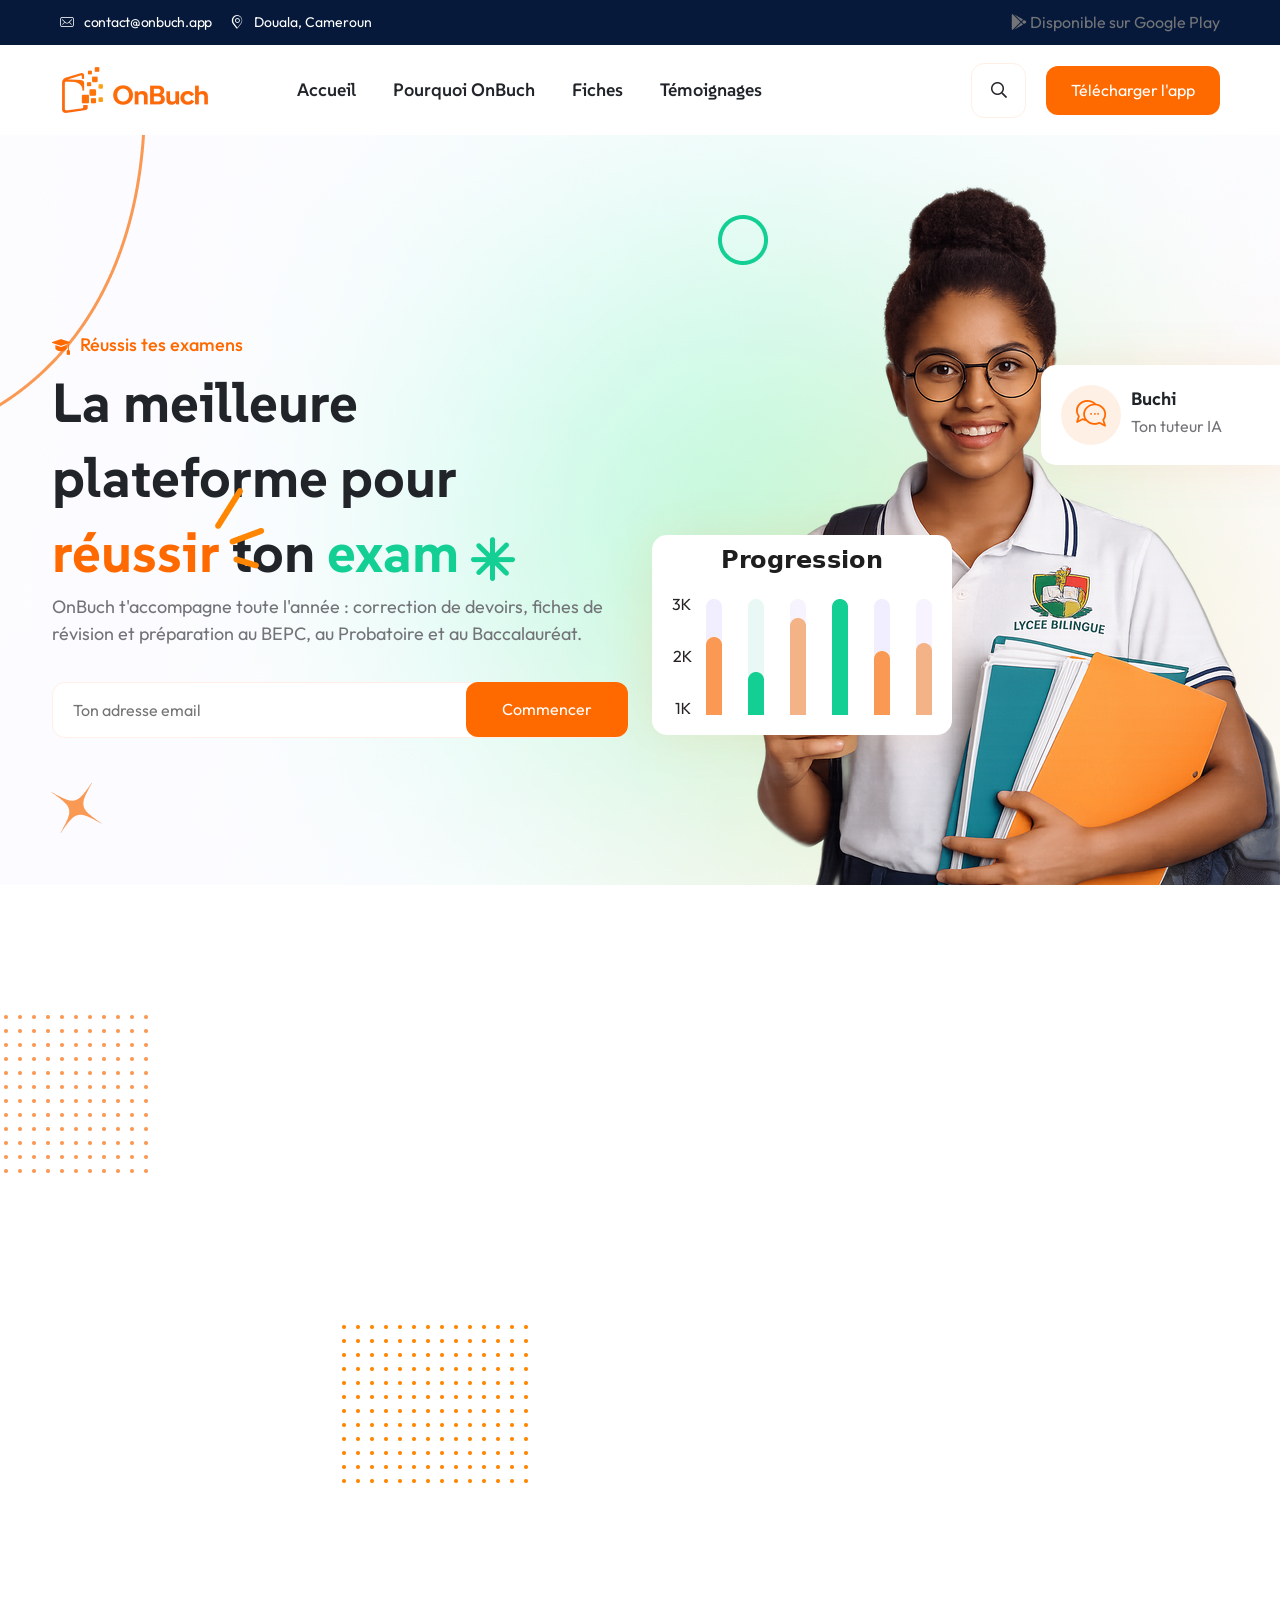
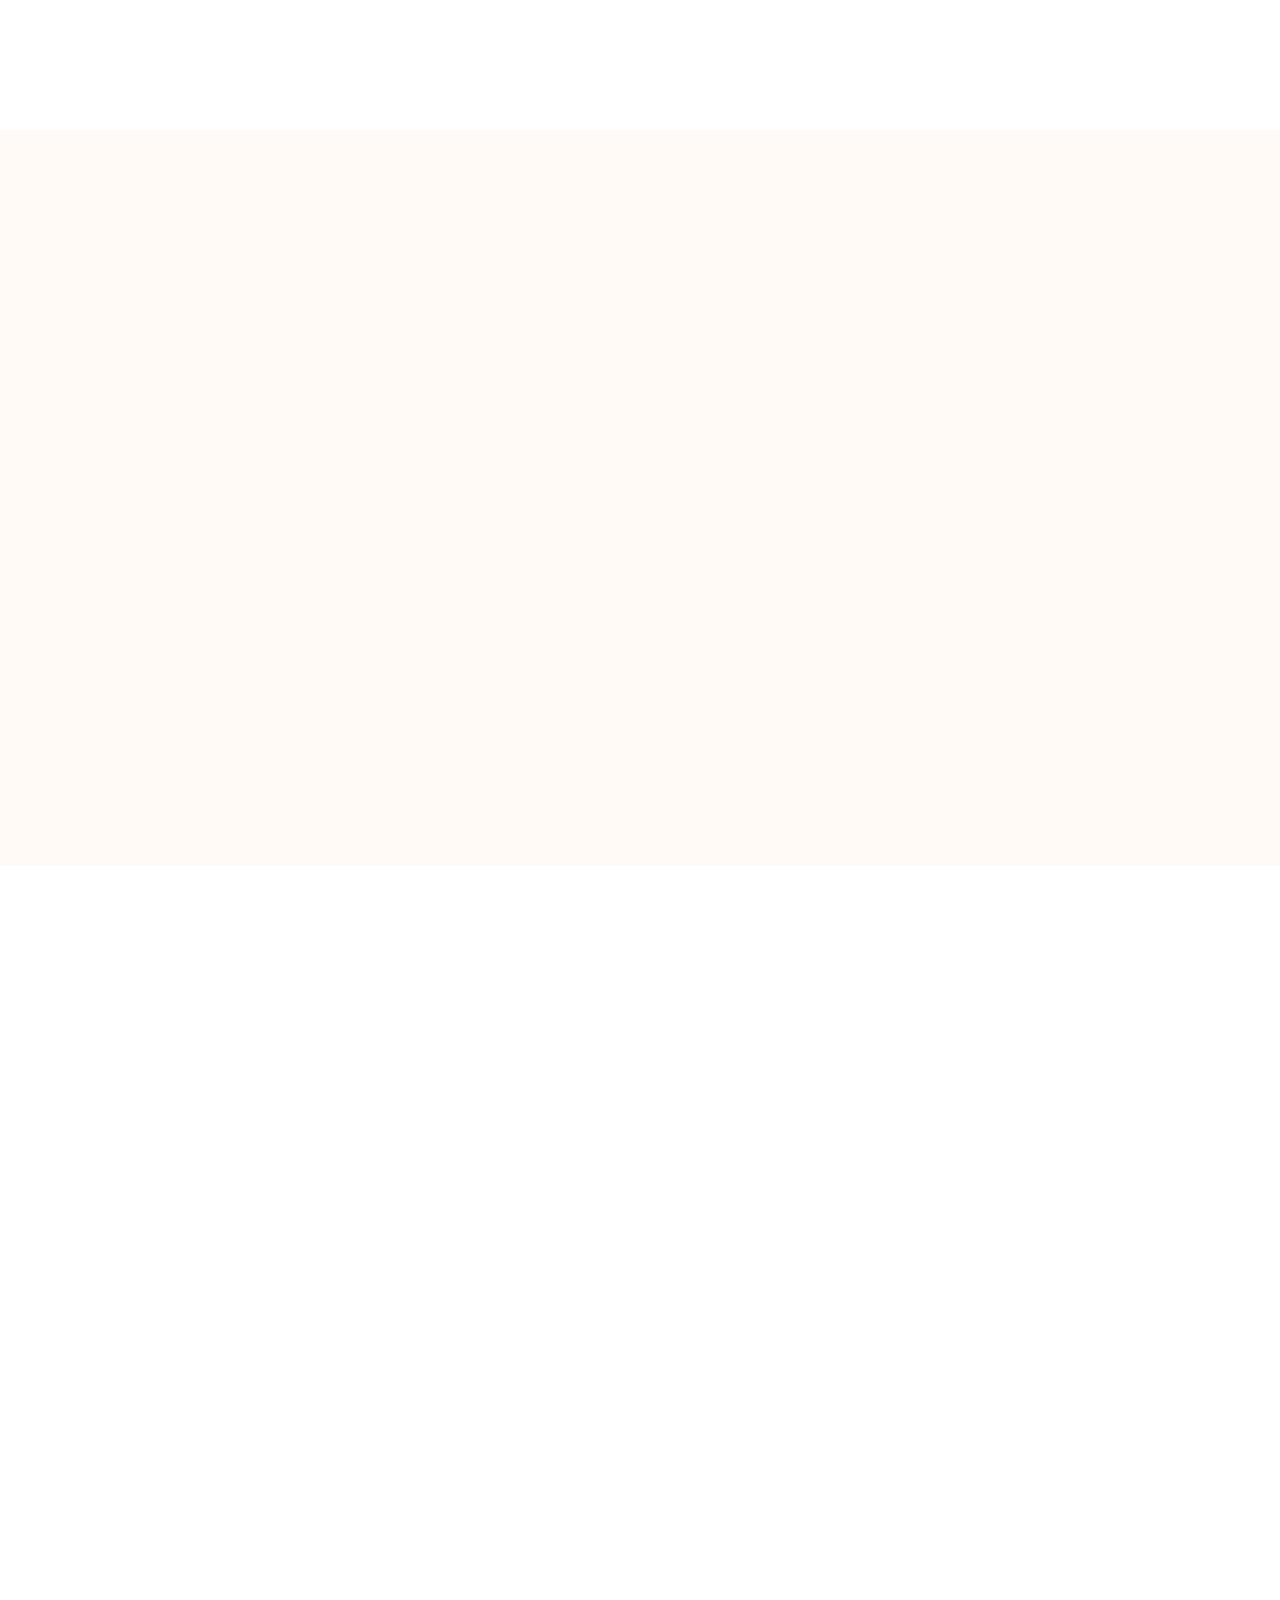
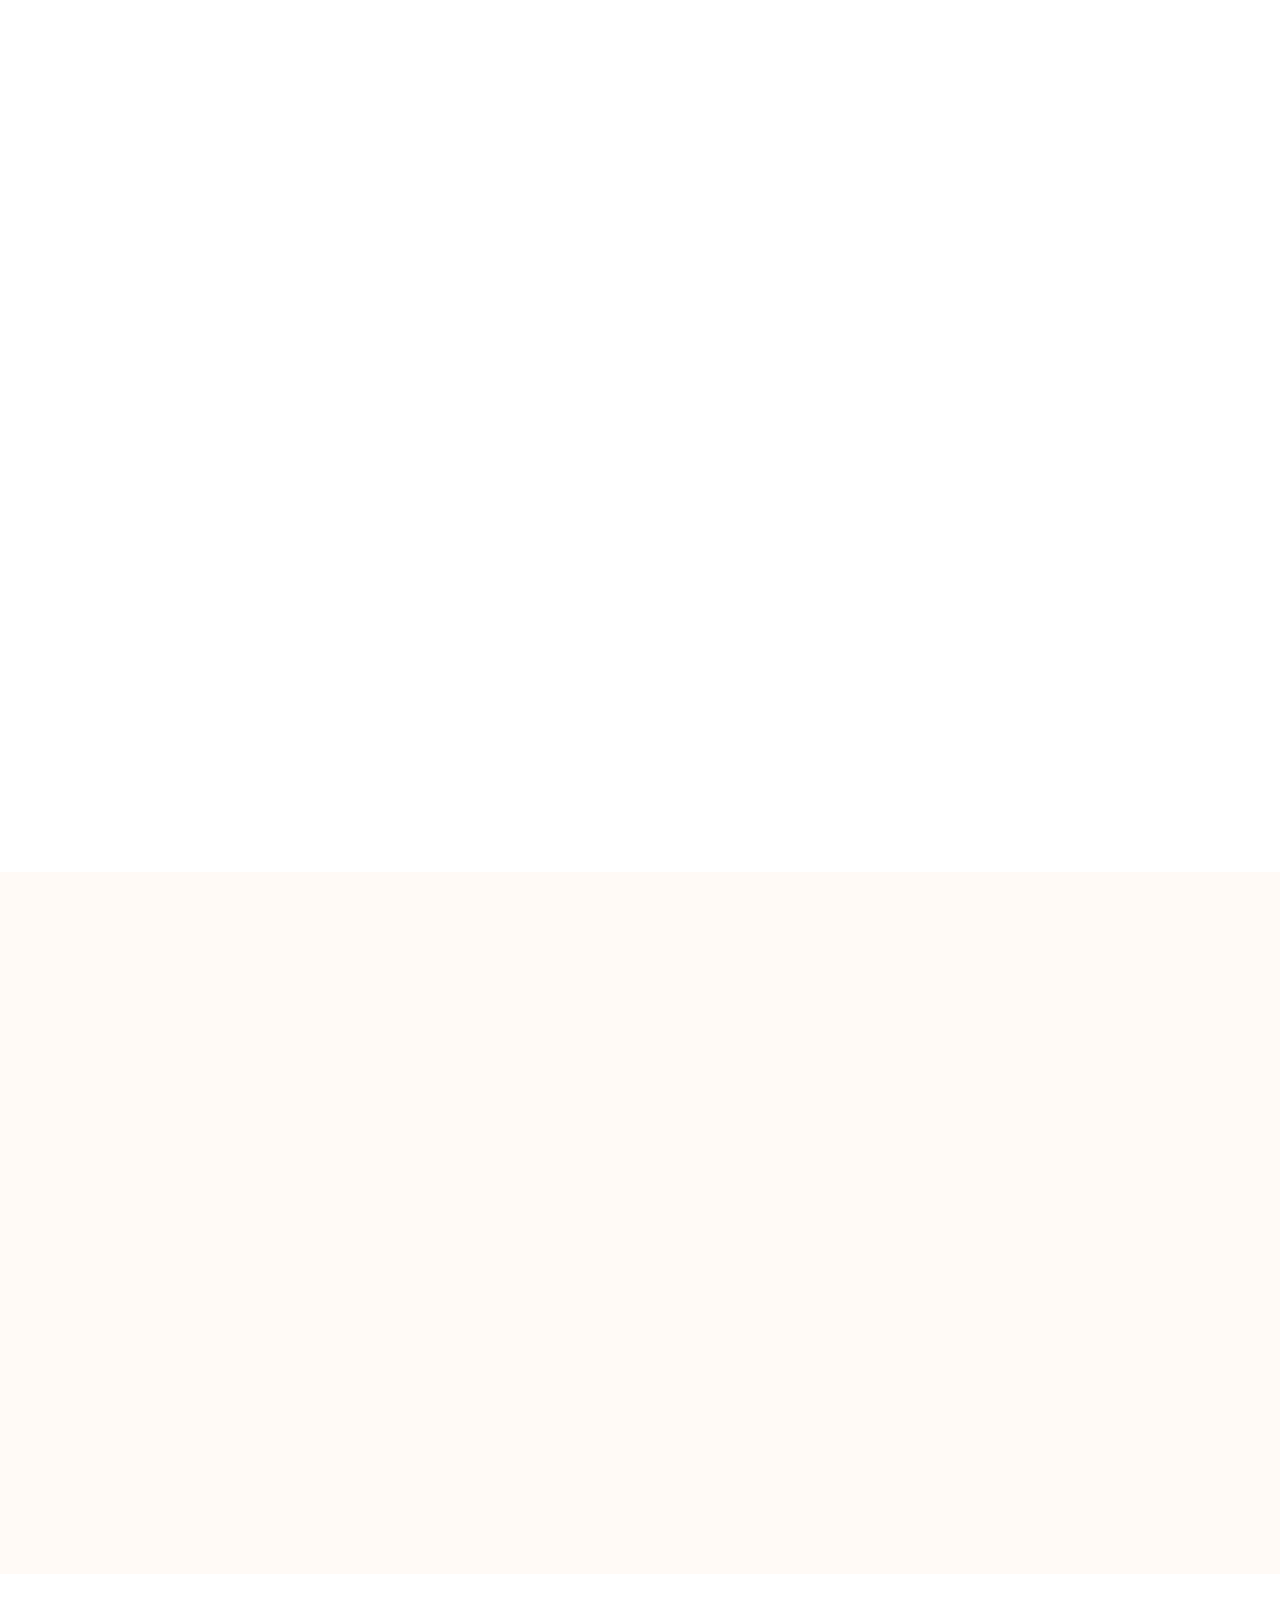
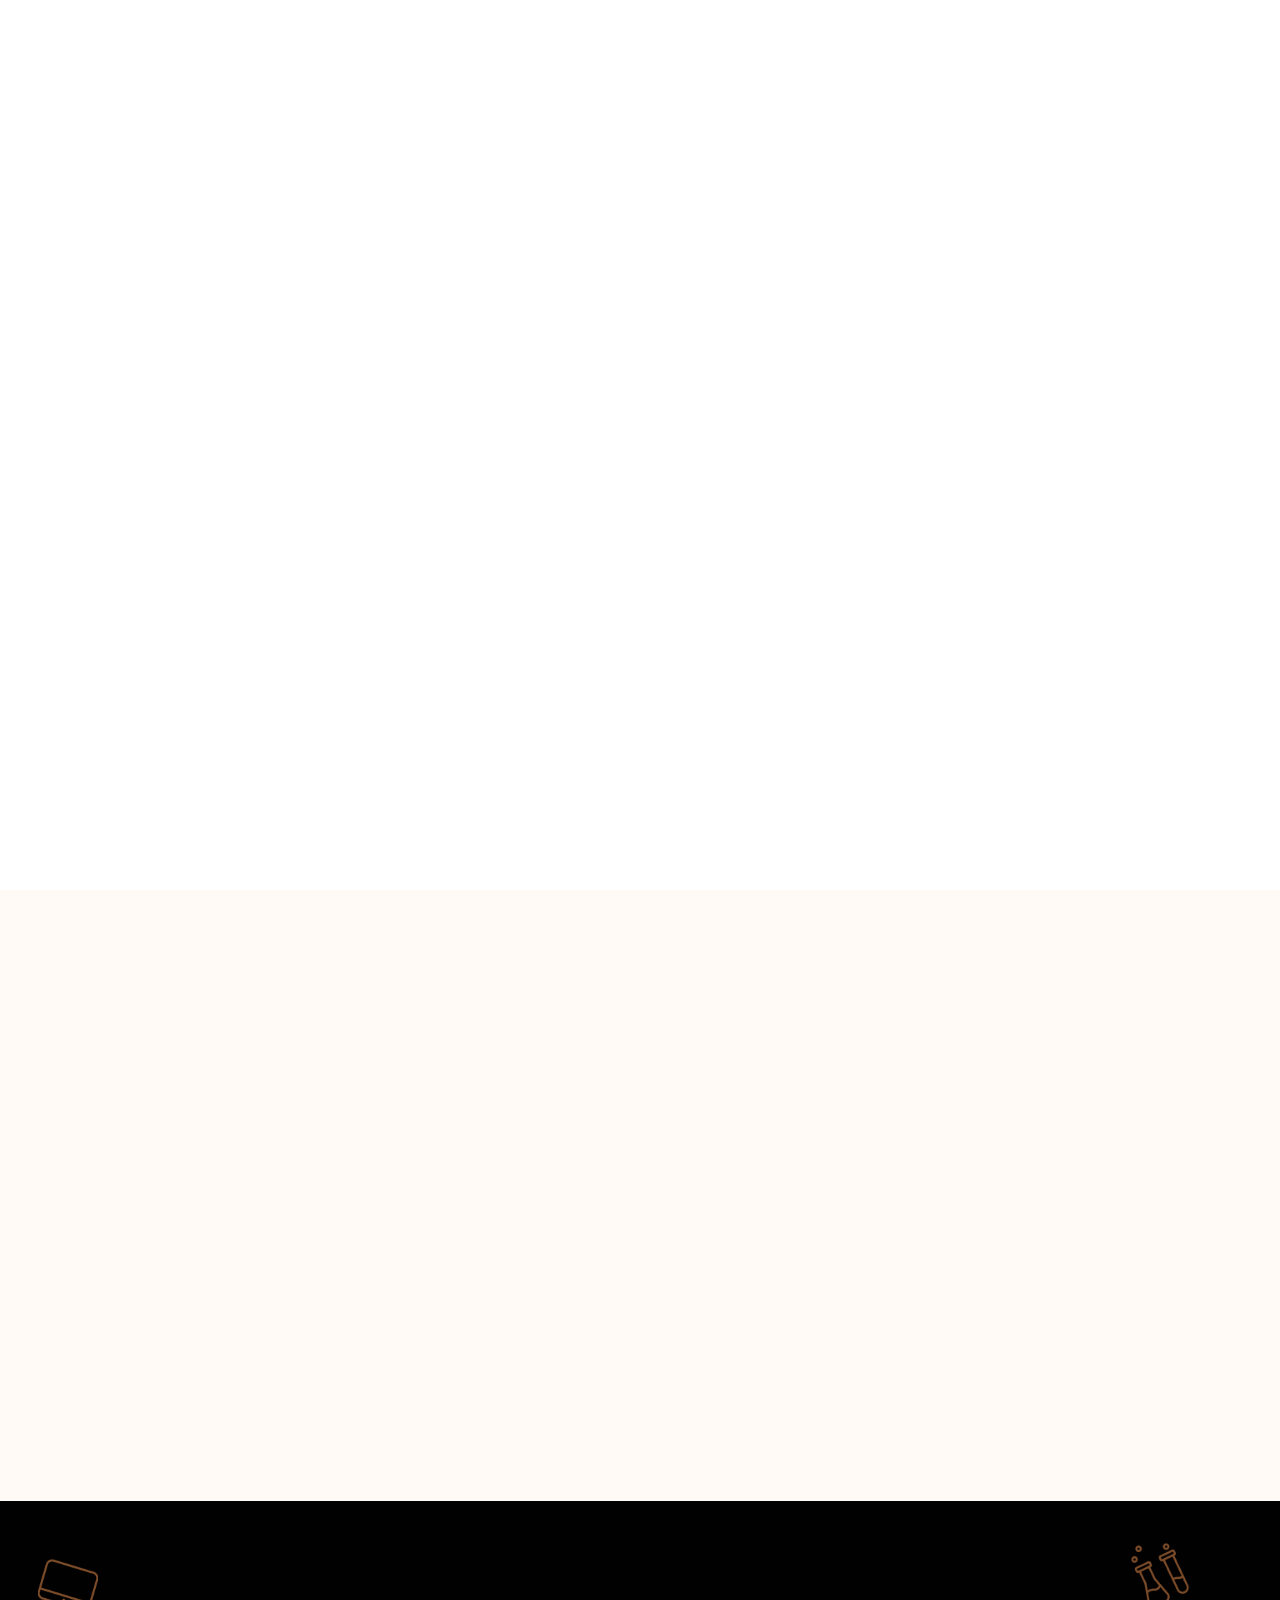
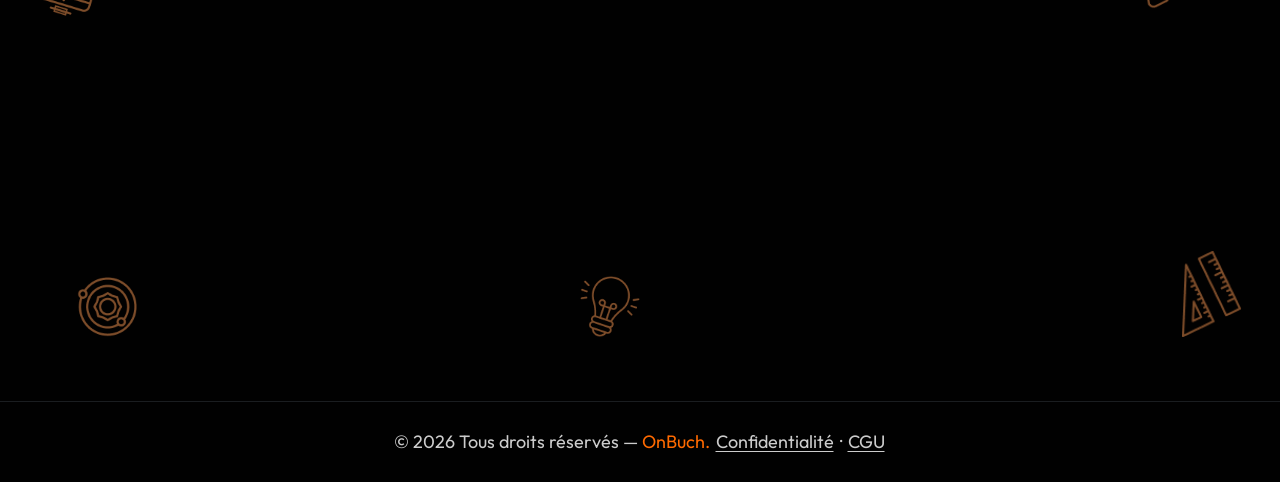
<file: landing-template/edufit/home-online/index.html>
<!DOCTYPE html>
<html lang="fr">
    <head>
        <!--====== Required meta tags ======-->
        <meta charset="utf-8">
        <meta http-equiv="x-ua-compatible" content="ie=edge">
        <meta name="description" content="OnBuch accompagne les élèves camerounais du collège à la Terminale : cours, fiches de révision, correction de devoirs par Buchi et suivi des examens (BEPC, Probatoire, Baccalauréat).">
        <meta name="viewport" content="width=device-width, initial-scale=1, shrink-to-fit=no">
        <!--====== Title ======-->
        <title>OnBuch — Tu auras ton examen !</title>
        <!--====== Open Graph / Social sharing (WhatsApp, Facebook...) ======-->
        <meta property="og:type" content="website">
        <meta property="og:url" content="https://onbuch-landing.pages.dev/">
        <meta property="og:site_name" content="OnBuch">
        <meta property="og:title" content="OnBuch — Tu auras ton examen !">
        <meta property="og:description" content="Cours, fiches de révision et correction de devoirs par Buchi pour le BEPC, le Probatoire et le Baccalauréat.">
        <meta property="og:image" content="https://onbuch-landing.pages.dev/home-online/assets/images/social/og-image.jpg">
        <meta property="og:image:width" content="1200">
        <meta property="og:image:height" content="630">
        <meta property="og:locale" content="fr_FR">
        <meta name="twitter:card" content="summary_large_image">
        <meta name="twitter:title" content="OnBuch — Tu auras ton examen !">
        <meta name="twitter:description" content="Cours, fiches de révision et correction de devoirs par Buchi pour le BEPC, le Probatoire et le Baccalauréat.">
        <meta name="twitter:image" content="https://onbuch-landing.pages.dev/home-online/assets/images/social/og-image.jpg">
        <!--====== Favicon Icon ======-->
        <link rel="shortcut icon" href="../common/images/favicon.png" type="image/png">
        <!--====== Google Fonts ======-->
        <link href="https://fonts.googleapis.com/css2?family=Outfit:wght@100..900&family=SUSE:wght@100..800&display=swap" rel="stylesheet">
        <!--====== FlatIcon css ======-->
        <link rel="stylesheet" href="../common/fonts/flaticon/flaticon_edufit.css">
        <!--====== FontAwesome css ======-->
        <link rel="stylesheet" href="../common/fonts/fontawesome/css/all.min.css">
        <!--====== Bootstrap css ======-->
        <link rel="stylesheet" href="../common/css/plugins/bootstrap.min.css">
        <!--====== Slick-popup css ======-->
        <link rel="stylesheet" href="../common/css/plugins/slick.css">
        <!--====== Magnific-popup css ======-->
        <link rel="stylesheet" href="../common/css/plugins/magnific-popup.css">
        <!--====== Animate css ======-->
        <link rel="stylesheet" href="../common/css/plugins/aos.css">
        <!--====== Default css ======-->
        <link rel="stylesheet" href="../common/css/default.css">
        <!--====== Common Style css ======-->
        <link rel="stylesheet" href="../common/css/common_style.css">
        <!--====== Style css ======-->
        <link rel="stylesheet" href="assets/css/style.css">
    </head>
    <body>
        <!--====== Start Preloader ======-->
        <div class="preloader">
            <div class="loader">
                <img src="../common/images/loader.png" alt="loader">
            </div>
        </div><!--====== End Preloader ======-->
        <!--====== Start Overlay ======-->
        <div class="offcanvas__overlay"></div>
        <!--====== Search From ======-->
		<div class="modal fade search-modal" id="search-modal">
            <div class="modal-dialog modal-dialog-centered">
                <div class="modal-content">
                    <form>
                        <div class="form-group">
                        	<input type="search" class="form_control" placeholder="Rechercher..." name="search">
                        	<label><i class="fa fa-search"></i></label>
                        </div>
                    </form>
                </div>
            </div>
        </div><!--====== Search From ======-->
        <!--===  Header Area  ===-->
        <header class="header-area header-one">
            <!--====  Header Top  ===-->
            <div class="header-top">
                <div class="container-fluid">
                    <div class="row">
                        <div class="col-lg-6">
                            <!--===  Top Bar Left  ===-->
                            <div class="top-left">
                                <span><i class="flaticon-email"></i><a href="mailto:contact@onbuch.app">contact@onbuch.app</a></span>
                                <span><i class="flaticon-pin-map"></i>Douala, Cameroun</span>
                            </div>
                        </div>
                        <div class="col-lg-6">
                            <!--===  Top Bar Right  ===-->
                            <div class="top-right">
                                <span><a href="https://play.google.com/store/apps/details?id=com.luvvix.onbuch&hl=fr" target="_blank" rel="noopener"><i class="fab fa-google-play"></i> Disponible sur Google Play</a></span>
                            </div>
                        </div>
                    </div>
                </div>
            </div>
            <!--====  Header Navigation  ===-->
            <div class="header-navigation">
                <div class="container-fluid">
                    <!--====  Header Nav Inner  ===-->
                    <div class="nav-inner-menu">
                        <!--====  Primary Menu  ===-->
                        <div class="primary-menu">
                            <!--====  Site Branding  ===-->
                            <div class="site-branding">
                                <a href="index.html" class="brand-logo"><img src="../common/images/logo/logo-main.png" alt="OnBuch" width="150" height="50"></a>
                            </div>
                            <!--=== Edufit Main Menu ===-->
                            <div class="edufit-nav-menu">
                                <!--=== Edufit Menu Top ===-->
                                <div class="edufit-menu-top d-flex justify-content-between d-block d-xl-none">
                                    <div class="site-branding">
                                        <a href="index.html" class="brand-logo"><img src="../common/images/logo/logo-main.png" alt="OnBuch" width="150" height="50"></a>
                                    </div>
                                    <div class="navbar-close">
                                        <i class="far fa-times"></i>
                                    </div>
                                </div>
                                <!--=== Main Menu ===-->
                                <nav class="main-menu">
                                    <ul>
                                        <li class="menu-item"><a href="index.html">Accueil</a></li>
                                        <li class="menu-item"><a href="#pourquoi-onbuch">Pourquoi OnBuch</a></li>
                                        <li class="menu-item"><a href="#fiches">Fiches</a></li>
                                        <li class="menu-item"><a href="#temoignages">Témoignages</a></li>
                                    </ul>
                                </nav>
                                <!--=== Edufit Nav Button ===-->
                                <div class="edufit-nav-button d-block d-xl-none mt-40">
                                    <a href="https://play.google.com/store/apps/details?id=com.luvvix.onbuch&hl=fr" target="_blank" rel="noopener" class="theme-btn style-one">Télécharger l'app</a>
                                </div>
                            </div>
                            <!--=== Header Nav Right ===-->
                            <div class="nav-right-item">
                                <div class="search-btn">
                                    <button class="icon" data-bs-toggle="modal" data-bs-target="#search-modal"><i class="far fa-search"></i></button>
                                </div>
                                <div class="nav-button d-none d-xl-block">
                                    <a href="https://play.google.com/store/apps/details?id=com.luvvix.onbuch&hl=fr" target="_blank" rel="noopener" class="theme-btn style-one">Télécharger l'app</a>
                                </div>
                                <div class="navbar-toggler">
                                    <span></span>
                                    <span></span>
                                    <span></span>
                                </div>
                            </div>
                        </div>
                    </div>
                </div>
            </div>
        </header><!--====== End Header Area  ======-->
        <!--====== Start Hero Section ======-->
        <section class="ef-hero-sec">
            <div class="hero-wrapper bg_cover overflow-hidden" style="background-image: url(assets/images/hero/hero_bg1.jpg);">
                <div class="elements element_one"><span><img src="assets/images/hero/shape1.png" alt=""></span></div>
                <div class="elements element_two"><span><img src="assets/images/hero/shape2.png" alt=""></span></div>
                <div class="elements element_three"><span><img src="assets/images/hero/shape6.png" alt=""></span></div>
                <svg class="lineanm" viewBox="0 0 294 501" fill="none" xmlns="http://www.w3.org/2000/svg">
                    <path class="line" d="M2 -3C20.3006 68.6667 91.54 225.8 230.092 273C250.057 279.801 284.595 286.7 292.98 237.5C302.595 181.084 241.649 210.501 218.793 278.664C214.563 291.278 213.395 304.681 214.074 317.969C216.016 355.979 226.193 422.625 279.005 500" stroke="#FF6A00" stroke-width="3"/>
                </svg>  
                <div class="container">
                    <div class="row">
                        <div class="col-lg-6">
                            <!--===  Hero Content  ===-->
                            <div class="hero-content">
                                <span class="sub-heading" data-aos="fade-up" data-aos-duration="800"><i class="flaticon-mortarboard-1"></i>Réussis tes examens </span>
                                <h1 data-aos="fade-up" data-aos-delay="10" data-aos-duration="1000">La meilleure plateforme pour <span class="c1">réussir<span class="shape-one"><img src="assets/images/hero/shape3.png" alt="shape"></span></span> ton <span class="c2">exam</span> <span class="shape-two"><img src="assets/images/hero/shape4.png" alt="shape"></span></h1>
                                <p data-aos="fade-up" data-aos-delay="20" data-aos-duration="1200">OnBuch t'accompagne toute l'année : correction de devoirs, fiches de révision et préparation au BEPC, au Probatoire et au Baccalauréat.</p>
                                <!--=== Hero Subscribe ===-->
                                <div class="hero-subscribe" data-aos="fade-up" data-aos-delay="30" data-aos-duration="1400">
                                    <form>
                                        <div class="form-group">
                                            <input type="email" class="form_control" placeholder="Ton adresse email" name="email" required>
                                            <button class="theme-btn style-one">Commencer</button>
                                        </div>
                                    </form>
                                </div>
                            </div>
                        </div>
                        <div class="col-lg-6">
                            <!--===  Hero Image Box  ===-->
                            <div class="hero-image-box">
                                <!--===  Hero Image  ===-->
                                <div class="hero-img image_one" data-aos="fade-up" data-aos-delay="10" data-aos-duration="700">
                                    <img src="assets/images/hero/chart.png" alt="chart">
                                </div>
                                <!--===  Iconic Box  ===-->
                                <div class="ef-iconic-box style-one" data-aos="fade-down" data-aos-delay="12" data-aos-duration="750">
                                    <div class="icon">
                                        <i class="flaticon-bubble-chat"></i>
                                    </div>
                                    <div class="content">
                                        <h5>Buchi</h5>
                                        <p>Ton tuteur IA</p>
                                    </div>
                                </div>
                                <!--===  Hero Image  ===-->
                                <img src="assets/images/hero/hero-img1.png" data-aos="fade-up" data-aos-delay="10" data-aos-duration="700" alt="Élève OnBuch">
                            </div>
                        </div>
                    </div>
                </div>
            </div>
        </section><!--====== End Hero Section ======-->
        <!--====== Start About Section ======-->
        <section class="ef-about-sec pt-130 pb-80">
            <div class="container">
                <div class="row align-items-center">
                    <div class="col-xl-6">
                        <!--====== About Image Box =====-->
                        <div class="edufit-image-box style-one mb-50">
                            <div class="shape shape_one"><span><img src="assets/images/about/shape1.png" alt="shape"></span></div>
                            <div class="shape shape_two"><span><img src="assets/images/about/shape2.png" alt="shape"></span></div>
                            <!--====== Edufit Image =====-->
                            <div class="edufit-img image_one" data-aos="fade-up" data-aos-delay="10" data-aos-duration="700">
                                <img src="assets/images/about/about-img1.jpg" alt="Élève OnBuch">
                            </div>
                            <!--====== Edufit Image =====-->
                            <div class="edufit-img image_two" data-aos="fade-down" data-aos-delay="15" data-aos-duration="700">
                                <img src="assets/images/about/about-img2.jpg" alt="Élève OnBuch">
                                <span class="line line1"></span>
                                <span class="line line2"></span>
                            </div>
                            <!--====== Iconic Box =====-->
                            <div class="ef-iconic-box style-one" data-aos="fade-right" data-aos-delay="10" data-aos-duration="700">
                                <div class="icon">
                                    <i class="flaticon-star"></i>
                                </div>
                                <div class="content">
                                    <h5>4.8★</h5>
                                    <p>Note sur Google Play</p>
                                </div>
                            </div>
                        </div>
                    </div>
                    <div class="col-xl-6">
                        <!--====== Section Content Box =====-->
                        <div class="edufit-content-box style-one mb-50">
                            <!--====== Section Title =====-->
                            <div class="section-title style-one mb-30" data-aos="fade-up" data-aos-delay="10" data-aos-duration="800">
                                <span class="sub-heading"><i class="flaticon-mortarboard-1"></i>À propos</span>
                                <h2>Bienvenue sur ton <span>espace de révision</span></h2>
                            </div>
                            <p data-aos="fade-up" data-aos-delay="20" data-aos-duration="1000">OnBuch réunit cours, quiz interactifs et correction de devoirs en un seul endroit, pour progresser à ton rythme du BEPC au Baccalauréat.</p>
                            <div class="row">
                                <div class="col-md-6">
                                    <!--====== Iconic Box =====-->
                                    <div class="ef-iconic-box style-two mb-40" data-aos="fade-up" data-aos-delay="30" data-aos-duration="1200">
                                        <div class="icon">
                                            <i class="flaticon-writing-1"></i>
                                        </div>
                                        <div class="content">
                                            <h5>Correction de devoirs</h5>
                                            <p>Photo, texte ou PDF</p>
                                        </div>
                                    </div>
                                </div>
                                <div class="col-md-6">
                                    <!--====== Iconic Box =====-->
                                    <div class="ef-iconic-box style-two mb-40" data-aos="fade-up" data-aos-delay="40" data-aos-duration="1400">
                                        <div class="icon">
                                            <i class="flaticon-notebook"></i>
                                        </div>
                                        <div class="content">
                                            <h5>Fiches de révision</h5>
                                            <p>Générées automatiquement</p>
                                        </div>
                                    </div>
                                </div>
                            </div>
                            <!--====== About Button Box =====-->
                            <div class="about-button-box d-flex align-items-center" data-aos="fade-up" data-aos-delay="50" data-aos-duration="1600">
                                <div class="about-button">
                                    <a href="#" class="theme-btn style-one">En savoir plus</a>
                                </div>
                                <div class="author-box style-one">
                                    <div class="author-thumb">
                                        <img src="../common/images/favicon.png" alt="OnBuch">
                                    </div>
                                    <div class="author-info">
                                        <h5>OnBuch</h5>
                                        <span class="position">Gratuit sur Google Play</span>
                                    </div>
                                </div>
                            </div>
                        </div>
                    </div>
                </div>
            </div>
        </section><!--====== End About Section ======-->
        <!--====== Start Category Section ======-->
        <section class="ef-category-sec gray-bg pt-120 pb-90">
            <div class="container">
                <div class="row">
                    <div class="col-lg-12">
                        <!--=== Section Title ===-->
                        <div class="section-title style-one text-center mb-40" data-aos="fade-up" data-aos-delay="10" data-aos-duration="800">
                            <span class="sub-heading"><i class="flaticon-mortarboard-1"></i>Matières</span>
                            <h2>Prépare-toi dans <br>
                                <span>toutes les matières</span></h2>
                        </div>
                    </div>
                </div>
                <div class="row justify-content-center">
                    <div class="col-xl-3 col-lg-4 col-md-6 col-sm-12">
                        <!--=== Category Item ===-->
                        <a href="#" class="ef-category-item style-one bg_one mb-30" data-aos="fade-up" data-aos-delay="15" data-aos-duration="900">
                            <div class="icon">
                                <i class="flaticon-protractor-icon"></i>
                            </div>
                            <div class="content">
                                <h5>Mathématiques</h5>
                                <span>32 Fiches</span>
                            </div>
                        </a>
                    </div>
                    <div class="col-xl-3 col-lg-4 col-md-6 col-sm-12">
                        <!--=== Category Item ===-->
                        <a href="#" class="ef-category-item style-one bg_two mb-30" data-aos="fade-up" data-aos-delay="20" data-aos-duration="1000">
                            <div class="icon">
                                <i class="flaticon-idea"></i>
                            </div>
                            <div class="content">
                                <h5>Physique-Chimie</h5>
                                <span>24 Fiches</span>
                            </div>
                        </a>
                    </div>
                    <div class="col-xl-3 col-lg-4 col-md-6 col-sm-12">
                        <!--=== Category Item ===-->
                        <a href="#" class="ef-category-item style-one bg_three mb-30" data-aos="fade-up" data-aos-delay="25" data-aos-duration="1100">
                            <div class="icon">
                                <i class="flaticon-reading-book"></i>
                            </div>
                            <div class="content">
                                <h5>SVT</h5>
                                <span>18 Fiches</span>
                            </div>
                        </a>
                    </div>
                    <div class="col-xl-3 col-lg-4 col-md-6 col-sm-12">
                        <!--=== Category Item ===-->
                        <a href="#" class="ef-category-item style-one bg_four mb-30" data-aos="fade-up" data-aos-delay="30" data-aos-duration="1200">
                            <div class="icon">
                                <i class="flaticon-books-stack-of-three"></i>
                            </div>
                            <div class="content">
                                <h5>Français</h5>
                                <span>20 Fiches</span>
                            </div>
                        </a>
                    </div>
                    <div class="col-xl-3 col-lg-4 col-md-6 col-sm-12">
                        <!--=== Category Item ===-->
                        <a href="#" class="ef-category-item style-one bg_five mb-30" data-aos="fade-up" data-aos-delay="35" data-aos-duration="1300">
                            <div class="icon">
                                <i class="flaticon-translate"></i>
                            </div>
                            <div class="content">
                                <h5>Anglais</h5>
                                <span>15 Fiches</span>
                            </div>
                        </a>
                    </div>
                    <div class="col-xl-3 col-lg-4 col-md-6 col-sm-12">
                        <!--=== Category Item ===-->
                        <a href="#" class="ef-category-item style-one bg_six mb-30" data-aos="fade-up" data-aos-delay="40" data-aos-duration="1400">
                            <div class="icon">
                                <i class="flaticon-scale"></i>
                            </div>
                            <div class="content">
                                <h5>Philosophie</h5>
                                <span>12 Fiches</span>
                            </div>
                        </a>
                    </div>
                    <div class="col-xl-3 col-lg-4 col-md-6 col-sm-12">
                        <!--=== Category Item ===-->
                        <a href="#" class="ef-category-item style-one bg_seven mb-30" data-aos="fade-up" data-aos-delay="45" data-aos-duration="1500">
                            <div class="icon">
                                <i class="flaticon-pin-map"></i>
                            </div>
                            <div class="content">
                                <h5>Histoire-Géo</h5>
                                <span>16 Fiches</span>
                            </div>
                        </a>
                    </div>
                    <div class="col-xl-3 col-lg-4 col-md-6 col-sm-12" data-aos="fade-up" data-aos-delay="50" data-aos-duration="1600">
                        <!--=== Category Item ===-->
                        <a href="#" class="ef-category-item style-one bg_eight mb-30">
                            <div class="icon">
                                <i class="flaticon-computer"></i>
                            </div>
                            <div class="content">
                                <h5>Informatique</h5>
                                <span>10 Fiches</span>
                            </div>
                        </a>
                    </div>
                </div>
            </div>
        </section><!--====== End Category Section ======-->
        <!--====== Start Courses Section ======-->
        <section id="fiches" class="ef-courses-sec pt-120 pb-130">
            <div class="container">
                <div class="row">
                    <div class="col-lg-12">
                        <!--=== Section Title ===-->
                        <div class="section-title style-one text-center mb-40" data-aos="fade-up" data-aos-delay="10" data-aos-duration="800">
                            <span class="sub-heading"><i class="flaticon-mortarboard-1"></i>Fiches</span>
                            <h2>Fiches les plus <span>consultées</span></h2>
                        </div>
                    </div>
                </div>
                <div class="row">
                    <div class="col-xl-4 col-md-6 col-sm-12">
                        <!--===  Course Item  ===-->
                        <div class="ef-course-grid-item style-one mb-30" data-aos="fade-up" data-aos-delay="15" data-aos-duration="900">
                            <div class="course-thumbnail">
                                <img src="assets/images/course/course1.jpg" alt="Illustration de la fiche">
                            </div>
                            <div class="course-info">
                                <div class="course-categories-wrap">
                                    <div class="categories-button">
                                        <a href="#">BEPC</a>
                                    </div>
                                    <div class="course-price">
                                        <span class="price">Gratuit</span>
                                    </div>
                                </div>
                                <h3 class="title"><a href="#">Les fractions et nombres relatifs</a></h3>
                                <div class="course-meta">
                                    <span><i class="flaticon-group"></i>1,2K élèves</span>
                                    <span><i class="flaticon-writing"></i>6 pages</span>
                                    <span><i class="flaticon-star-1"></i>4.7</span>
                                </div>
                                <div class="course-footer">
                                    <div class="instructor-box">
                                        <div class="thumbnail">
                                            <div class="avatar-placeholder"><i class="flaticon-protractor-icon"></i></div>
                                        </div>
                                        <div class="info">
                                            <h5>Mathématiques</h5>
                                        </div>
                                    </div>
                                    <div class="icon-button">
                                        <a href="#" class="icon-btn style-one"><i class="far fa-arrow-right"></i></a>
                                    </div>
                                </div>
                            </div>
                        </div>
                    </div>
                    <div class="col-xl-4 col-md-6 col-sm-12">
                        <!--===  Course Item  ===-->
                        <div class="ef-course-grid-item style-one mb-30" data-aos="fade-up" data-aos-delay="20" data-aos-duration="1000">
                            <div class="course-thumbnail">
                                <img src="assets/images/course/course2.jpg" alt="Illustration de la fiche">
                            </div>
                            <div class="course-info">
                                <div class="course-categories-wrap">
                                    <div class="categories-button">
                                        <a href="#">Bac</a>
                                    </div>
                                    <div class="course-price">
                                        <span class="price">Gratuit</span>
                                    </div>
                                </div>
                                <h3 class="title"><a href="#">La dissertation philosophique : méthode</a></h3>
                                <div class="course-meta">
                                    <span><i class="flaticon-group"></i>850 élèves</span>
                                    <span><i class="flaticon-writing"></i>8 pages</span>
                                    <span><i class="flaticon-star-1"></i>4.6</span>
                                </div>
                                <div class="course-footer">
                                    <div class="instructor-box">
                                        <div class="thumbnail">
                                            <div class="avatar-placeholder"><i class="flaticon-scale"></i></div>
                                        </div>
                                        <div class="info">
                                            <h5>Philosophie</h5>
                                        </div>
                                    </div>
                                    <div class="icon-button">
                                        <a href="#" class="icon-btn style-one"><i class="far fa-arrow-right"></i></a>
                                    </div>
                                </div>
                            </div>
                        </div>
                    </div>
                    <div class="col-xl-4 col-md-6 col-sm-12">
                        <!--===  Course Item  ===-->
                        <div class="ef-course-grid-item style-one mb-30" data-aos="fade-up" data-aos-delay="25" data-aos-duration="1100">
                            <div class="course-thumbnail">
                                <img src="assets/images/course/course3.jpg" alt="Illustration de la fiche">
                            </div>
                            <div class="course-info">
                                <div class="course-categories-wrap">
                                    <div class="categories-button">
                                        <a href="#">Probatoire</a>
                                    </div>
                                    <div class="course-price">
                                        <span class="price">Gratuit</span>
                                    </div>
                                </div>
                                <h3 class="title"><a href="#">Grammaire anglaise essentielle</a></h3>
                                <div class="course-meta">
                                    <span><i class="flaticon-group"></i>640 élèves</span>
                                    <span><i class="flaticon-writing"></i>5 pages</span>
                                    <span><i class="flaticon-star-1"></i>4.8</span>
                                </div>
                                <div class="course-footer">
                                    <div class="instructor-box">
                                        <div class="thumbnail">
                                            <div class="avatar-placeholder"><i class="flaticon-translate"></i></div>
                                        </div>
                                        <div class="info">
                                            <h5>Anglais</h5>
                                        </div>
                                    </div>
                                    <div class="icon-button">
                                        <a href="#" class="icon-btn style-one"><i class="far fa-arrow-right"></i></a>
                                    </div>
                                </div>
                            </div>
                        </div>
                    </div>
                    <div class="col-xl-4 col-md-6 col-sm-12">
                        <!--===  Course Item  ===-->
                        <div class="ef-course-grid-item style-one mb-30" data-aos="fade-up" data-aos-delay="30" data-aos-duration="1200">
                            <div class="course-thumbnail">
                                <img src="assets/images/course/course4.jpg" alt="Illustration de la fiche">
                            </div>
                            <div class="course-info">
                                <div class="course-categories-wrap">
                                    <div class="categories-button">
                                        <a href="#">BEPC</a>
                                    </div>
                                    <div class="course-price">
                                        <span class="price">Gratuit</span>
                                    </div>
                                </div>
                                <h3 class="title"><a href="#">La réaction chimique équilibrée</a></h3>
                                <div class="course-meta">
                                    <span><i class="flaticon-group"></i>720 élèves</span>
                                    <span><i class="flaticon-writing"></i>7 pages</span>
                                    <span><i class="flaticon-star-1"></i>4.5</span>
                                </div>
                                <div class="course-footer">
                                    <div class="instructor-box">
                                        <div class="thumbnail">
                                            <div class="avatar-placeholder"><i class="flaticon-idea"></i></div>
                                        </div>
                                        <div class="info">
                                            <h5>Physique-Chimie</h5>
                                        </div>
                                    </div>
                                    <div class="icon-button">
                                        <a href="#" class="icon-btn style-one"><i class="far fa-arrow-right"></i></a>
                                    </div>
                                </div>
                            </div>
                        </div>
                    </div>
                    <div class="col-xl-4 col-md-6 col-sm-12">
                        <!--===  Course Item  ===-->
                        <div class="ef-course-grid-item style-one mb-30" data-aos="fade-up" data-aos-delay="35" data-aos-duration="1300">
                            <div class="course-thumbnail">
                                <img src="assets/images/course/course5.jpg" alt="Illustration de la fiche">
                            </div>
                            <div class="course-info">
                                <div class="course-categories-wrap">
                                    <div class="categories-button">
                                        <a href="#">Bac</a>
                                    </div>
                                    <div class="course-price">
                                        <span class="price">Gratuit</span>
                                    </div>
                                </div>
                                <h3 class="title"><a href="#">La Seconde Guerre mondiale</a></h3>
                                <div class="course-meta">
                                    <span><i class="flaticon-group"></i>590 élèves</span>
                                    <span><i class="flaticon-writing"></i>9 pages</span>
                                    <span><i class="flaticon-star-1"></i>4.7</span>
                                </div>
                                <div class="course-footer">
                                    <div class="instructor-box">
                                        <div class="thumbnail">
                                            <div class="avatar-placeholder"><i class="flaticon-pin-map"></i></div>
                                        </div>
                                        <div class="info">
                                            <h5>Histoire-Géo</h5>
                                        </div>
                                    </div>
                                    <div class="icon-button">
                                        <a href="#" class="icon-btn style-one"><i class="far fa-arrow-right"></i></a>
                                    </div>
                                </div>
                            </div>
                        </div>
                    </div>
                    <div class="col-xl-4 col-md-6 col-sm-12">
                        <!--===  Course Item  ===-->
                        <div class="ef-course-grid-item style-one mb-30" data-aos="fade-up" data-aos-delay="40" data-aos-duration="1400">
                            <div class="course-thumbnail">
                                <img src="assets/images/course/course6.jpg" alt="Illustration de la fiche">
                            </div>
                            <div class="course-info">
                                <div class="course-categories-wrap">
                                    <div class="categories-button">
                                        <a href="#">Probatoire</a>
                                    </div>
                                    <div class="course-price">
                                        <span class="price">Gratuit</span>
                                    </div>
                                </div>
                                <h3 class="title"><a href="#">Analyse de texte littéraire</a></h3>
                                <div class="course-meta">
                                    <span><i class="flaticon-group"></i>710 élèves</span>
                                    <span><i class="flaticon-writing"></i>6 pages</span>
                                    <span><i class="flaticon-star-1"></i>4.6</span>
                                </div>
                                <div class="course-footer">
                                    <div class="instructor-box">
                                        <div class="thumbnail">
                                            <div class="avatar-placeholder"><i class="flaticon-books-stack-of-three"></i></div>
                                        </div>
                                        <div class="info">
                                            <h5>Français</h5>
                                        </div>
                                    </div>
                                    <div class="icon-button">
                                        <a href="#" class="icon-btn style-one"><i class="far fa-arrow-right"></i></a>
                                    </div>
                                </div>
                            </div>
                        </div>
                    </div>
                </div>
                <div class="row">
                    <div class="col-lg-12">
                        <!--===  Course Button  ===-->
                        <div class="course-button text-center" data-aos="fade-up" data-aos-delay="45" data-aos-duration="1500">
                            <a href="#" class="theme-btn style-one">Voir toutes les fiches</a>
                        </div>
                    </div>
                </div>
            </div>
        </section><!--====== End Courses Section ======-->
        <!--====== Start Why Choose Section ======-->
        <section id="pourquoi-onbuch" class="ef-why-choose-sec pt-120 pb-90 gray-bg">
            <div class="container">
                <div class="row">
                    <div class="col-lg-12">
                        <!--===  Section Title  ===-->
                        <div class="section-title style-one text-center mb-40" data-aos="fade-up" data-aos-delay="10" data-aos-duration="800">
                            <span class="sub-heading"><i class="flaticon-mortarboard-1"></i>Pourquoi OnBuch</span>
                            <h2>Ce qui rend OnBuch <span>différent</span></h2>
                        </div>
                    </div>
                </div>
                <div class="row justify-content-center">
                    <div class="col-xl-3 col-md-6 col-sm-12">
                        <!--===  Iconic Box  ===-->
                        <div class="ef-iconic-box style-three mb-40" data-aos="fade-up" data-aos-delay="10" data-aos-duration="800">
                            <div class="shape line_one"><span><img src="assets/images/gallery/line2.png" alt="line"></span></div>
                            <div class="shape line_two"><span><img src="assets/images/gallery/line3.png" alt="line"></span></div>
                            <div class="icon">
                                <i class="flaticon-bubble-chat"></i>
                            </div>
                            <div class="content">
                                <h5>Buchi, ton tuteur IA</h5>
                                <p>Prends ton exercice en photo, Buchi le corrige et t'explique la méthode.</p>
                            </div>
                        </div>
                    </div>
                    <div class="col-xl-3 col-md-6 col-sm-12">
                        <!--===  Iconic Box  ===-->
                        <div class="ef-iconic-box style-three mb-40" data-aos="fade-up" data-aos-delay="15" data-aos-duration="900">
                            <div class="shape line_one"><span><img src="assets/images/gallery/line2.png" alt="line"></span></div>
                            <div class="shape line_two"><span><img src="assets/images/gallery/line3.png" alt="line"></span></div>
                            <div class="icon">
                                <i class="flaticon-box"></i>
                            </div>
                            <div class="content">
                                <h5>Fascicules connectés</h5>
                                <p>QR code et clé d'activation débloquent le contenu numérique, lisible même hors-ligne.</p>
                            </div>
                        </div>
                    </div>
                    <div class="col-xl-3 col-md-6 col-sm-12">
                        <!--===  Iconic Box  ===-->
                        <div class="ef-iconic-box style-three mb-40" data-aos="fade-up" data-aos-delay="20" data-aos-duration="1000">
                            <div class="shape line_one"><span><img src="assets/images/gallery/line2.png" alt="line"></span></div>
                            <div class="shape line_two"><span><img src="assets/images/gallery/line3.png" alt="line"></span></div>
                            <div class="icon">
                                <i class="flaticon-pin-map"></i>
                            </div>
                            <div class="content">
                                <h5>Pensé pour le Cameroun</h5>
                                <p>FCFA, programme MINESEC, connexions instables : conçu pour tes conditions réelles.</p>
                            </div>
                        </div>
                    </div>
                    <div class="col-xl-3 col-md-6 col-sm-12">
                        <!--===  Iconic Box  ===-->
                        <div class="ef-iconic-box style-three mb-40" data-aos="fade-up" data-aos-delay="25" data-aos-duration="1100">
                            <div class="shape line_one"><span><img src="assets/images/gallery/line2.png" alt="line"></span></div>
                            <div class="shape line_two"><span><img src="assets/images/gallery/line3.png" alt="line"></span></div>
                            <div class="icon">
                                <i class="flaticon-group"></i>
                            </div>
                            <div class="content">
                                <h5>Profs qualifiés</h5>
                                <p>Groupes de révision et répétition en ligne personnalisée avec de vrais enseignants.</p>
                            </div>
                        </div>
                    </div>
                </div>
            </div>
        </section><!--====== End Why Choose Section ======-->
        <!--====== Start Event Section ======-->
        <section class="ef-event-sec pt-130 pb-100">
            <div class="container">
                <div class="row">
                    <div class="col-xl-6">
                        <!--===  Edufit Image Box  ===-->
                        <div class="edufit-image-box style-two mb-50" data-aos="fade-up" data-aos-delay="10" data-aos-duration="800">
                            <div class="edufit-img">
                                <img src="assets/images/gallery/event1.jpg" alt="Élèves en classe">
                            </div>
                        </div>
                    </div>
                    <div class="col-xl-6">
                        <!--===  Section Content Box  ===-->
                        <div class="section-content-box mb-50">
                            <div class="section-title style-one mb-40" data-aos="fade-up" data-aos-delay="15" data-aos-duration="1000">
                                <span class="sub-heading"><i class="flaticon-mortarboard-1"></i>Échéances</span>
                                <h2>Ne rate
                                    aucune <span>échéance</span></h2>
                            </div>
                            <div class="event-list-item">
                                <!--===  Event Item  ===-->
                                <div class="ef-event-item style-one mb-30" data-aos="fade-up" data-aos-delay="20" data-aos-duration="1100">
                                    <div class="event-thumbnail">
                                        <img src="assets/images/gallery/event-thumb1.jpg" alt="Salle de classe">
                                    </div>
                                    <div class="event-info">
                                        <div class="event-meta">
                                            <span><i class="far fa-map-marker-alt"></i>Niveau 3ème</span>
                                            <span><i class="far fa-calendar-alt"></i>Juin 2027</span>
                                            <span><i class="far fa-clock"></i>Épreuves écrites</span>
                                        </div>
                                        <h4 class="title"><a href="#">BEPC — Brevet d'Études du Premier Cycle</a></h4>
                                        <a href="#" class="theme-btn sm-btn">Réviser le BEPC</a>
                                    </div>
                                </div>
                                <!--===  Event Item  ===-->
                                <div class="ef-event-item style-one mb-30" data-aos="fade-up" data-aos-delay="25" data-aos-duration="1200">
                                    <div class="event-thumbnail">
                                        <img src="assets/images/gallery/event-thumb2.jpg" alt="Salle de classe">
                                    </div>
                                    <div class="event-info">
                                        <div class="event-meta">
                                            <span><i class="far fa-map-marker-alt"></i>Niveau Terminale</span>
                                            <span><i class="far fa-calendar-alt"></i>Juin 2027</span>
                                            <span><i class="far fa-clock"></i>Épreuves écrites</span>
                                        </div>
                                        <h4 class="title"><a href="#">Baccalauréat</a></h4>
                                        <a href="#" class="theme-btn sm-btn">Réviser le Bac</a>
                                    </div>
                                </div>
                            </div>
                        </div>
                    </div>
                </div>
            </div>
        </section><!--====== End Event Section ======-->
        <!--====== Start Testimonial Section ======-->
        <section id="temoignages" class="ef-testimonial-sec gray-bg  pt-120 pb-90">
            <div class="container">
                <div class="row">
                    <div class="col-lg-12">
                        <!--===  Section Title  ===-->
                        <div class="section-title style-one text-center mb-40" data-aos="fade-up" data-aos-delay="10" data-aos-duration="800">
                            <span class="sub-heading"><i class="flaticon-mortarboard-1"></i>Témoignages</span>
                            <h2>Ce qu'en disent <span>les élèves</span></h2>
                        </div>
                    </div>
                </div>
                <!--===  Testimonial Slider  ===-->
                <div class="testimonial-slider" data-aos="fade-up" data-aos-delay="15" data-aos-duration="1000">
                    <!--===  Testimonial Item  ===-->
                    <div class="ef-testimonial-item style-one">
                        <div class="testimonial-content">
                            <div class="author-box-rating">
                                <div class="author-box style-one">
                                    <div class="author-thumb">
                                        <div class="avatar-placeholder"><i class="flaticon-avatar"></i></div>
                                    </div>
                                    <div class="author-info">
                                        <h5>Junior N.</h5>
                                        <span class="position">Élève, 3ème</span>
                                    </div>
                                </div>
                                <div class="rating">
                                    <ul class="ratings">
                                        <li><i class="fas fa-star"></i></li>
                                        <li><i class="fas fa-star"></i></li>
                                        <li><i class="fas fa-star"></i></li>
                                        <li><i class="fas fa-star"></i></li>
                                        <li><i class="fas fa-star"></i></li>
                                    </ul>
                                </div>
                            </div>

                            <p>Les fiches de révision générées automatiquement m'ont fait gagner un temps fou pour préparer le BEPC. Je révise directement dessus au lieu de tout recopier.</p>
                        </div>
                    </div>
                    <!--===  Testimonial Item  ===-->
                    <div class="ef-testimonial-item style-one">
                        <div class="testimonial-content">
                            <div class="author-box-rating">
                                <div class="author-box style-one">
                                    <div class="author-thumb">
                                        <div class="avatar-placeholder"><i class="flaticon-avatar"></i></div>
                                    </div>
                                    <div class="author-info">
                                        <h5>Aïcha M.</h5>
                                        <span class="position">Élève, Terminale D</span>
                                    </div>
                                </div>
                                <div class="rating">
                                    <ul class="ratings">
                                        <li><i class="fas fa-star"></i></li>
                                        <li><i class="fas fa-star"></i></li>
                                        <li><i class="fas fa-star"></i></li>
                                        <li><i class="fas fa-star"></i></li>
                                        <li><i class="fas fa-star"></i></li>
                                    </ul>
                                </div>
                            </div>

                            <p>Je prends mon exercice en photo, Buchi me corrige et m'explique où j'ai eu faux. Ça m'a vraiment aidée à progresser en maths avant le Bac.</p>
                        </div>
                    </div>
                    <!--===  Testimonial Item  ===-->
                    <div class="ef-testimonial-item style-one">
                        <div class="testimonial-content">
                            <div class="author-box-rating">
                                <div class="author-box style-one">
                                    <div class="author-thumb">
                                        <div class="avatar-placeholder"><i class="flaticon-avatar"></i></div>
                                    </div>
                                    <div class="author-info">
                                        <h5>Carine T.</h5>
                                        <span class="position">Élève, Première C</span>
                                    </div>
                                </div>
                                <div class="rating">
                                    <ul class="ratings">
                                        <li><i class="fas fa-star"></i></li>
                                        <li><i class="fas fa-star"></i></li>
                                        <li><i class="fas fa-star"></i></li>
                                        <li><i class="fas fa-star"></i></li>
                                        <li><i class="fas fa-star"></i></li>
                                    </ul>
                                </div>
                            </div>

                            <p>Avec ma connexion qui coupe souvent, pouvoir continuer à lire mes cours hors-ligne grâce au fascicule connecté a changé ma façon de réviser.</p>
                        </div>
                    </div>
                </div>
            </div>
        </section><!--====== End Testimonial Section ======-->
        <!--====== Start Footer Area  ======-->
        <footer class="footer-default">
            <div class="shape shape-one"><span><img src="../common/images/footer/shape/shape1.png" alt="shape"></span></div>
            <div class="shape shape-two"><span><img src="../common/images/footer/shape/shape2.png" alt="shape"></span></div>
            <div class="shape shape-three"><span><img src="../common/images/footer/shape/shape3.png" alt="shape"></span></div>
            <div class="shape shape-four"><span><img src="../common/images/footer/shape/shape4.png" alt="shape"></span></div>
            <div class="shape shape-five"><span><img src="../common/images/footer/shape/shape5.png" alt="shape"></span></div>
            <div class="container">
                <!--===  Footer Widget Area  ===-->
                <div class="footer-widget-area pt-120 pb-75">
                    <div class="row">
                        <div class="col-lg-4 col-md-6">
                            <!--===  Footer Widget  ===-->
                            <div class="footer-widget footer-about-widget mb-40" data-aos="fade-up" data-aos-duration="1000">
                                <div class="footer-content">
                                    <div class="footer-logo">
                                        <a href="index.html"><img src="../common/images/logo/logo-white.png" alt="OnBuch" width="150" height="50"></a>
                                    </div>
                                    <p>OnBuch accompagne les élèves camerounais du collège à la Terminale : cours, fiches de révision, correction de devoirs par Buchi et suivi des examens.</p>
                                    <ul class="social-link">
                                        <li><a href="https://www.facebook.com/p/OnBuch-App-61578933748212/" target="_blank" rel="noopener"><i class="fab fa-facebook-f"></i></a></li>
                                        <li><a href="https://play.google.com/store/apps/details?id=com.luvvix.onbuch&hl=fr" target="_blank" rel="noopener"><i class="fab fa-google-play"></i></a></li>
                                    </ul>
                                </div>
                            </div>
                        </div>
                        <div class="col-lg-5 col-md-6">
                            <div class="row">
                                <div class="col-6">
                                    <!--===  Footer Widget  ===-->
                                    <div class="footer-widget footer-nav-widget mb-40" data-aos="fade-up" data-aos-duration="1200">
                                        <div class="footer-content">
                                            <h4 class="widget-title">Liens rapides</h4>
                                            <ul class="widget-nav">
                                                <li><a href="index.html">Accueil</a></li>
                                                <li><a href="#pourquoi-onbuch">Pourquoi OnBuch</a></li>
                                                <li><a href="#fiches">Fiches</a></li>
                                                <li><a href="#temoignages">Témoignages</a></li>
                                                <li><a href="https://play.google.com/store/apps/details?id=com.luvvix.onbuch&hl=fr" target="_blank" rel="noopener">Télécharger l'app</a></li>
                                            </ul>
                                        </div>
                                    </div>
                                </div>
                                <div class="col-6">
                                    <!--===  Footer Widget  ===-->
                                    <div class="footer-widget footer-nav-widget mb-40" data-aos="fade-up" data-aos-duration="1400">
                                        <div class="footer-content">
                                            <h4 class="widget-title">Matières</h4>
                                            <ul class="widget-nav">
                                                <li><a href="#fiches">Mathématiques</a></li>
                                                <li><a href="#fiches">Français</a></li>
                                                <li><a href="#fiches">Anglais</a></li>
                                                <li><a href="#fiches">Physique-Chimie</a></li>
                                                <li><a href="#fiches">Philosophie</a></li>
                                            </ul>
                                        </div>
                                    </div>
                                </div>
                            </div>
                        </div>
                        <div class="col-lg-3 col-md-6">
                            <!--=== Footer Widget ===-->
                            <div class="footer-widget footer-newsletter-widget mb-40" data-aos="fade-up" data-aos-duration="1600">
                                <div class="footer-content">
                                    <h4 class="widget-title">Reste informé</h4>
                                    <p>Résultats d'examens, nouvelles fiches et actus OnBuch, par email.</p>
                                    <form>
                                        <div class="form-group">
                                            <input type="email" class="form_control" placeholder="Adresse email" name="email" required>
                                            <label><i class="far fa-envelope"></i></label>
                                            <button class="theme-btn style-one sm-btn">S'abonner <i class="far fa-angle-double-right"></i></button>
                                        </div>
                                    </form>
                                </div>
                            </div>
                        </div>
                    </div>
                </div>
            </div>
            <!--===  Footer Copyright  ===-->
            <div class="footer-copyright">
                <div class="container">
                    <div class="row">
                        <div class="col-lg-12">
                            <!--===  Copyright Text  ===-->
                            <div class="copyright-text text-center">
                                <p>&copy; 2026 Tous droits réservés — <span>OnBuch.</span>
                                    <a href="pages/confidentialite.html">Confidentialité</a> ·
                                    <a href="pages/cgu.html">CGU</a>
                                </p>
                            </div>
                        </div>
                    </div>
                </div>
            </div>
        </footer><!--====== End Footer Area  ======-->
        <!--====== Back To Top ======-->
        <div class="back-to-top"><i class="far fa-arrow-up"></i></div>
        <!--====== Jquery js ======-->
        <script src="../common/js/plugins/jquery-3.7.1.min.js"></script>
        <!--====== Bootstrap js ======-->
        <script src="../common/js/plugins/popper.min.js"></script>
        <!--====== Bootstrap js ======-->
        <script src="../common/js/plugins/bootstrap.min.js"></script>
        <!--====== Slick js ======-->
        <script src="../common/js/plugins/slick.min.js"></script>
        <!--====== Magnific js ======-->
        <script src="../common/js/plugins/jquery.magnific-popup.min.js"></script>
        <!--====== Aos js ======-->
        <script src="../common/js/plugins/aos.js"></script>
        <!--====== Main js ======-->
        <script src="../common/js/common_script.js"></script>
        <!--====== Main js ======-->
        <script src="assets/js/theme.js"></script>
    </body>
</html>
</file>
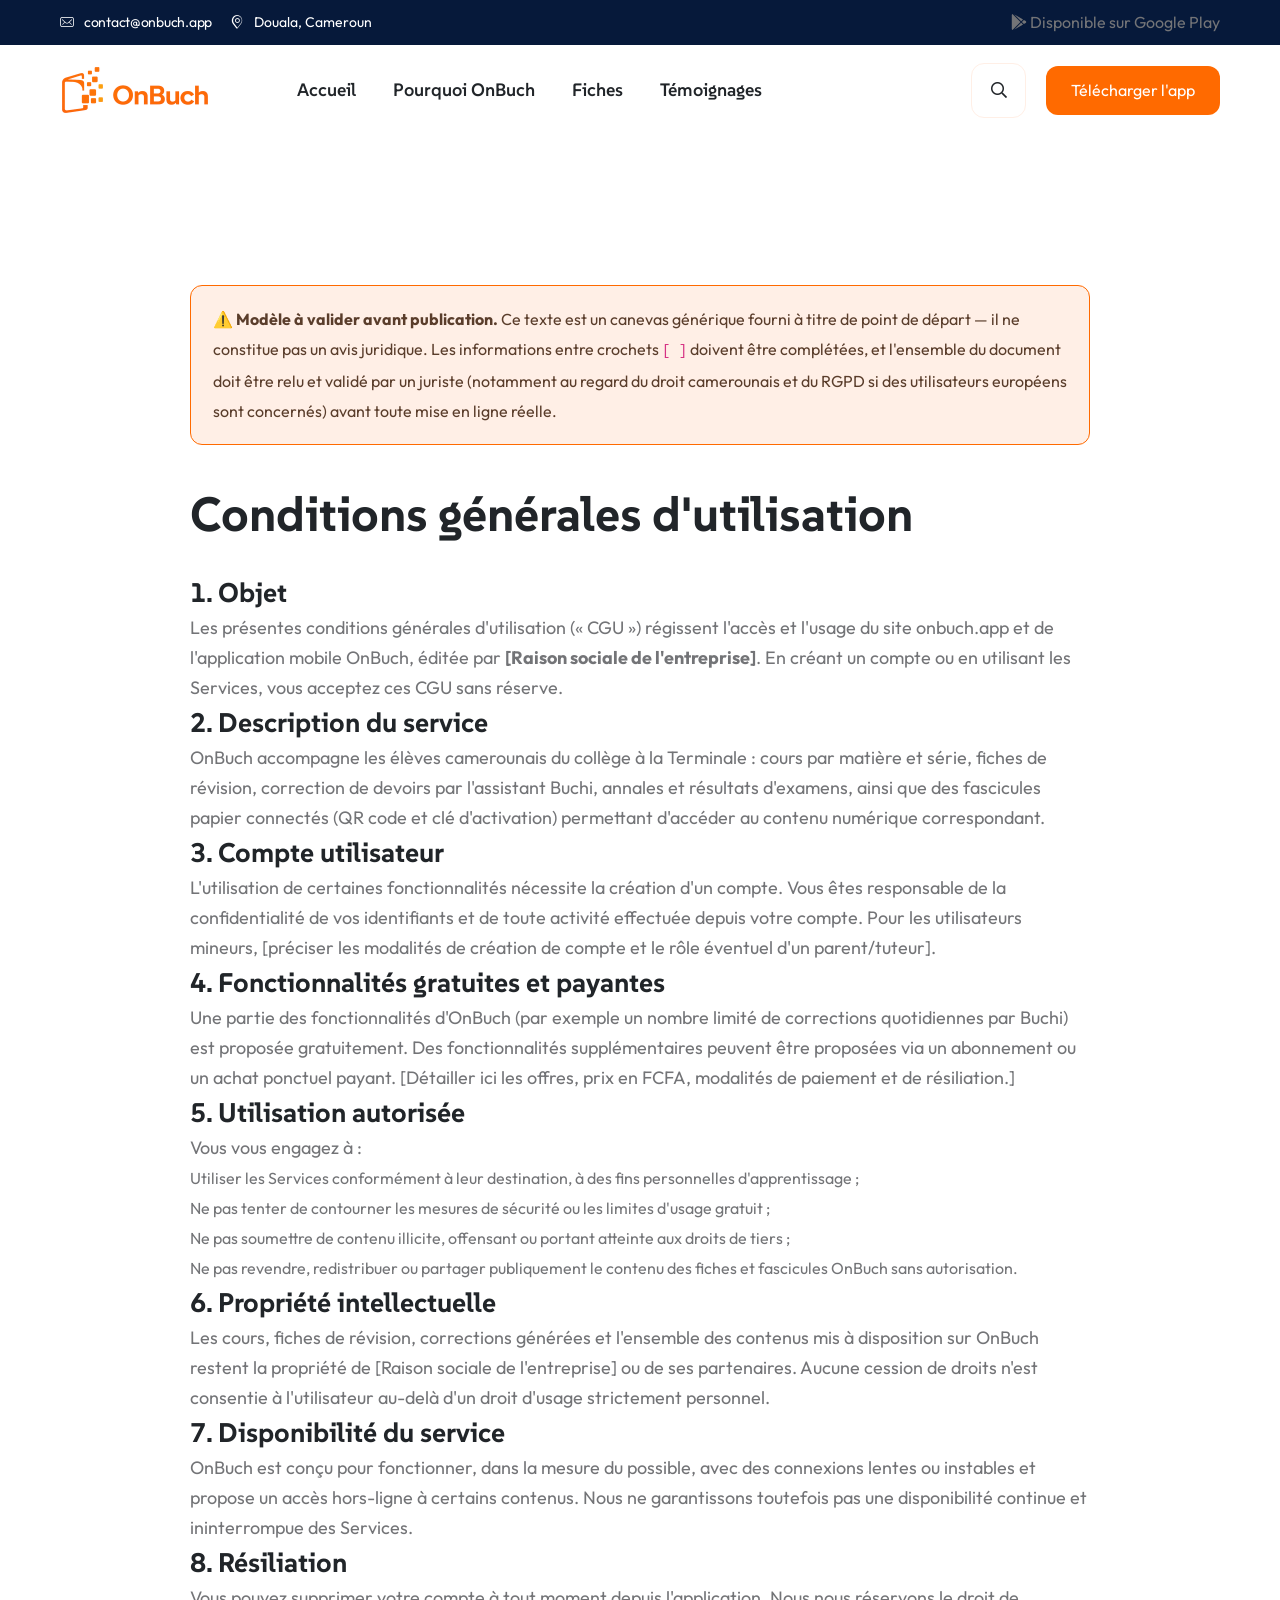
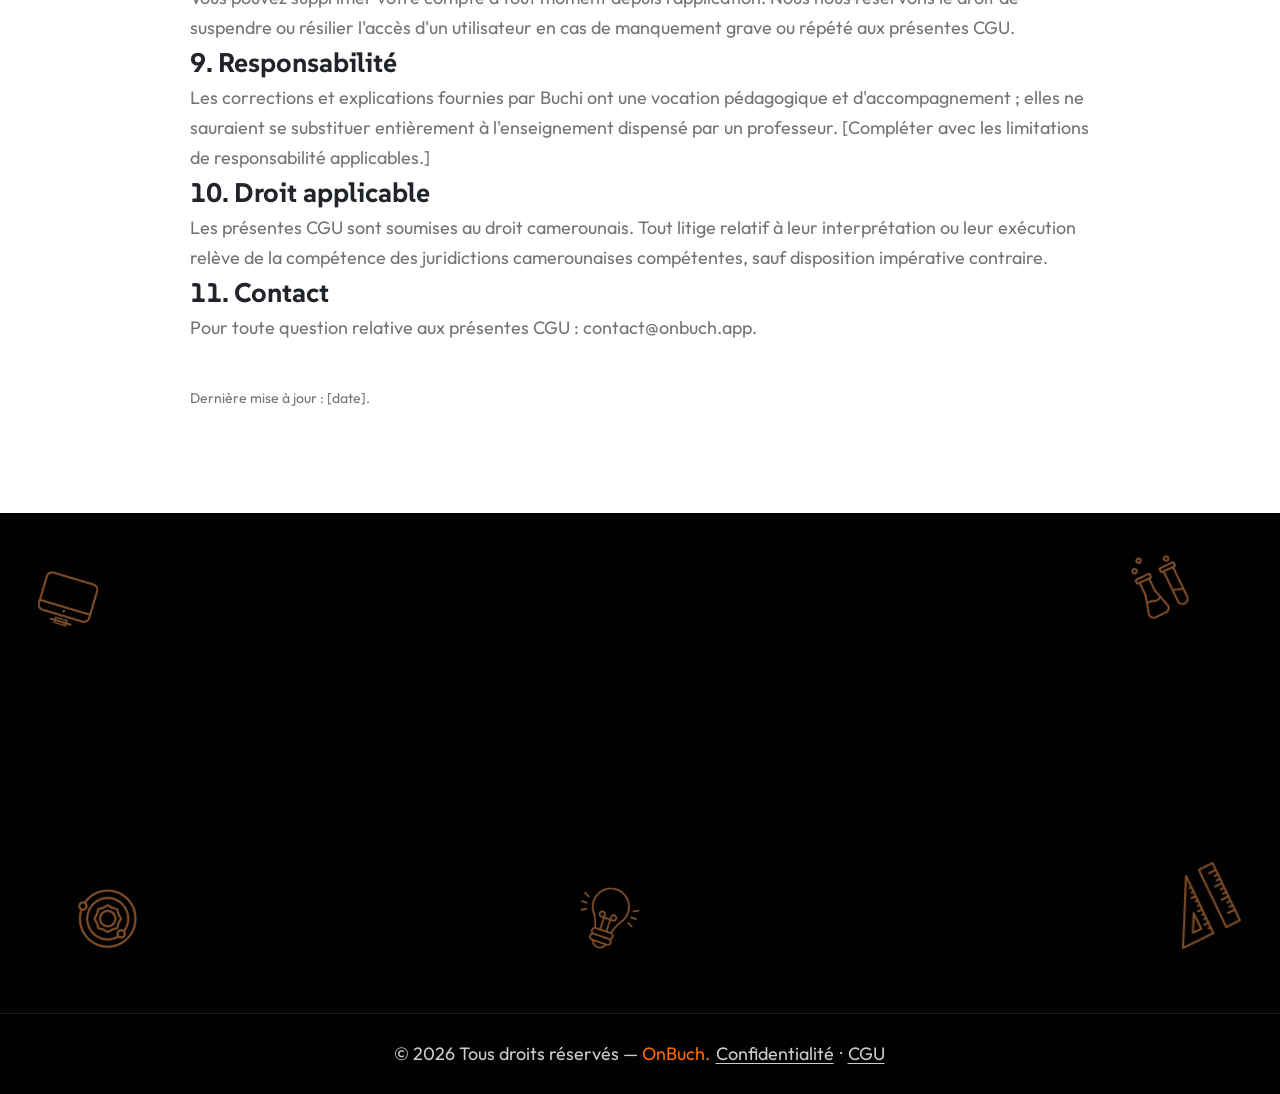
<file: landing-template/edufit/home-online/pages/cgu.html>
<!DOCTYPE html>
<html lang="fr">
<head>
        <!--====== Required meta tags ======-->
        <meta charset="utf-8">
        <meta http-equiv="x-ua-compatible" content="ie=edge">
        <meta name="description" content="Conditions générales d'utilisation du site et de l'application OnBuch.">
        <meta name="viewport" content="width=device-width, initial-scale=1, shrink-to-fit=no">
        <!--====== Title ======-->
        <title>Conditions générales d'utilisation — OnBuch</title>
        <!--====== Open Graph / Social sharing (WhatsApp, Facebook...) ======-->
        <meta property="og:type" content="website">
        <meta property="og:url" content="https://onbuch-landing.pages.dev/home-online/pages/cgu.html">
        <meta property="og:site_name" content="OnBuch">
        <meta property="og:title" content="Conditions générales d'utilisation — OnBuch">
        <meta property="og:description" content="Conditions générales d'utilisation du site et de l'application OnBuch.">
        <meta property="og:image" content="https://onbuch-landing.pages.dev/home-online/assets/images/social/og-image.jpg">
        <meta property="og:image:width" content="1200">
        <meta property="og:image:height" content="630">
        <meta property="og:locale" content="fr_FR">
        <meta name="twitter:card" content="summary_large_image">
        <meta name="twitter:title" content="Conditions générales d'utilisation — OnBuch">
        <meta name="twitter:description" content="Conditions générales d'utilisation du site et de l'application OnBuch.">
        <meta name="twitter:image" content="https://onbuch-landing.pages.dev/home-online/assets/images/social/og-image.jpg">
        <!--====== Favicon Icon ======-->
        <link rel="shortcut icon" href="../../common/images/favicon.png" type="image/png">
        <!--====== Google Fonts ======-->
        <link href="https://fonts.googleapis.com/css2?family=Outfit:wght@100..900&family=SUSE:wght@100..800&display=swap" rel="stylesheet">
        <!--====== FlatIcon css ======-->
        <link rel="stylesheet" href="../../common/fonts/flaticon/flaticon_edufit.css">
        <!--====== FontAwesome css ======-->
        <link rel="stylesheet" href="../../common/fonts/fontawesome/css/all.min.css">
        <!--====== Bootstrap css ======-->
        <link rel="stylesheet" href="../../common/css/plugins/bootstrap.min.css">
        <!--====== Slick-popup css ======-->
        <link rel="stylesheet" href="../../common/css/plugins/slick.css">
        <!--====== Magnific-popup css ======-->
        <link rel="stylesheet" href="../../common/css/plugins/magnific-popup.css">
        <!--====== Animate css ======-->
        <link rel="stylesheet" href="../../common/css/plugins/aos.css">
        <!--====== Default css ======-->
        <link rel="stylesheet" href="../../common/css/default.css">
        <!--====== Common Style css ======-->
        <link rel="stylesheet" href="../../common/css/common_style.css">
        <!--====== Style css ======-->
        <link rel="stylesheet" href="../assets/css/style.css">
    </head>
    <body>
        <!--====== Start Preloader ======-->
        <div class="preloader">
            <div class="loader">
                <img src="../../common/images/loader.png" alt="loader">
            </div>
        </div><!--====== End Preloader ======-->
        <!--====== Start Overlay ======-->
        <div class="offcanvas__overlay"></div>
        <header class="header-area header-one">
            <!--====  Header Top  ===-->
            <div class="header-top">
                <div class="container-fluid">
                    <div class="row">
                        <div class="col-lg-6">
                            <!--===  Top Bar Left  ===-->
                            <div class="top-left">
                                <span><i class="flaticon-email"></i><a href="mailto:contact@onbuch.app">contact@onbuch.app</a></span>
                                <span><i class="flaticon-pin-map"></i>Douala, Cameroun</span>
                            </div>
                        </div>
                        <div class="col-lg-6">
                            <!--===  Top Bar Right  ===-->
                            <div class="top-right">
                                <span><a href="https://play.google.com/store/apps/details?id=com.luvvix.onbuch&hl=fr" target="_blank" rel="noopener"><i class="fab fa-google-play"></i> Disponible sur Google Play</a></span>
                            </div>
                        </div>
                    </div>
                </div>
            </div>
            <!--====  Header Navigation  ===-->
            <div class="header-navigation">
                <div class="container-fluid">
                    <!--====  Header Nav Inner  ===-->
                    <div class="nav-inner-menu">
                        <!--====  Primary Menu  ===-->
                        <div class="primary-menu">
                            <!--====  Site Branding  ===-->
                            <div class="site-branding">
                                <a href="../index.html" class="brand-logo"><img src="../../common/images/logo/logo-main.png" alt="OnBuch" width="150" height="50"></a>
                            </div>
                            <!--=== Edufit Main Menu ===-->
                            <div class="edufit-nav-menu">
                                <!--=== Edufit Menu Top ===-->
                                <div class="edufit-menu-top d-flex justify-content-between d-block d-xl-none">
                                    <div class="site-branding">
                                        <a href="../index.html" class="brand-logo"><img src="../../common/images/logo/logo-main.png" alt="OnBuch" width="150" height="50"></a>
                                    </div>
                                    <div class="navbar-close">
                                        <i class="far fa-times"></i>
                                    </div>
                                </div>
                                <!--=== Main Menu ===-->
                                <nav class="main-menu">
                                    <ul>
                                        <li class="menu-item"><a href="../index.html">Accueil</a></li>
                                        <li class="menu-item"><a href="../index.html#pourquoi-onbuch">Pourquoi OnBuch</a></li>
                                        <li class="menu-item"><a href="../index.html#fiches">Fiches</a></li>
                                        <li class="menu-item"><a href="../index.html#temoignages">Témoignages</a></li>
                                    </ul>
                                </nav>
                                <!--=== Edufit Nav Button ===-->
                                <div class="edufit-nav-button d-block d-xl-none mt-40">
                                    <a href="https://play.google.com/store/apps/details?id=com.luvvix.onbuch&hl=fr" target="_blank" rel="noopener" class="theme-btn style-one">Télécharger l'app</a>
                                </div>
                            </div>
                            <!--=== Header Nav Right ===-->
                            <div class="nav-right-item">
                                <div class="search-btn">
                                    <button class="icon" data-bs-toggle="modal" data-bs-target="#search-modal"><i class="far fa-search"></i></button>
                                </div>
                                <div class="nav-button d-none d-xl-block">
                                    <a href="https://play.google.com/store/apps/details?id=com.luvvix.onbuch&hl=fr" target="_blank" rel="noopener" class="theme-btn style-one">Télécharger l'app</a>
                                </div>
                                <div class="navbar-toggler">
                                    <span></span>
                                    <span></span>
                                    <span></span>
                                </div>
                            </div>
                        </div>
                    </div>
                </div>
            </div>
        </header>
        <!--====== Start Legal Content Section ======-->
        <section class="pt-150 pb-100">
            <div class="container">
                <div style="max-width:900px;margin:0 auto 40px;padding:18px 22px;background:#FFEFE6;border:1px solid #FF6A00;border-radius:12px;color:#5a3d2b;">
    <strong>⚠️ Modèle à valider avant publication.</strong> Ce texte est un canevas générique fourni à titre de point de départ — il ne constitue pas un avis juridique. Les informations entre crochets <code>[ ]</code> doivent être complétées, et l'ensemble du document doit être relu et validé par un juriste (notamment au regard du droit camerounais et du RGPD si des utilisateurs européens sont concernés) avant toute mise en ligne réelle.
</div>

                <div style="max-width:900px;margin:0 auto;">
    <h2 style="margin-bottom:30px;">Conditions générales d'utilisation</h2>

    <h3>1. Objet</h3>
    <p>
        Les présentes conditions générales d'utilisation (« CGU ») régissent l'accès et l'usage du
        site onbuch.app et de l'application mobile OnBuch, éditée par
        <strong>[Raison sociale de l'entreprise]</strong>. En créant un compte ou en utilisant les
        Services, vous acceptez ces CGU sans réserve.
    </p>

    <h3>2. Description du service</h3>
    <p>
        OnBuch accompagne les élèves camerounais du collège à la Terminale : cours par matière et
        série, fiches de révision, correction de devoirs par l'assistant Buchi, annales et
        résultats d'examens, ainsi que des fascicules papier connectés (QR code et clé
        d'activation) permettant d'accéder au contenu numérique correspondant.
    </p>

    <h3>3. Compte utilisateur</h3>
    <p>
        L'utilisation de certaines fonctionnalités nécessite la création d'un compte. Vous êtes
        responsable de la confidentialité de vos identifiants et de toute activité effectuée depuis
        votre compte. Pour les utilisateurs mineurs, [préciser les modalités de création de compte
        et le rôle éventuel d'un parent/tuteur].
    </p>

    <h3>4. Fonctionnalités gratuites et payantes</h3>
    <p>
        Une partie des fonctionnalités d'OnBuch (par exemple un nombre limité de corrections
        quotidiennes par Buchi) est proposée gratuitement. Des fonctionnalités supplémentaires
        peuvent être proposées via un abonnement ou un achat ponctuel payant.
        [Détailler ici les offres, prix en FCFA, modalités de paiement et de résiliation.]
    </p>

    <h3>5. Utilisation autorisée</h3>
    <p>Vous vous engagez à :</p>
    <ul>
        <li>Utiliser les Services conformément à leur destination, à des fins personnelles d'apprentissage ;</li>
        <li>Ne pas tenter de contourner les mesures de sécurité ou les limites d'usage gratuit ;</li>
        <li>Ne pas soumettre de contenu illicite, offensant ou portant atteinte aux droits de tiers ;</li>
        <li>Ne pas revendre, redistribuer ou partager publiquement le contenu des fiches et fascicules OnBuch sans autorisation.</li>
    </ul>

    <h3>6. Propriété intellectuelle</h3>
    <p>
        Les cours, fiches de révision, corrections générées et l'ensemble des contenus mis à
        disposition sur OnBuch restent la propriété de [Raison sociale de l'entreprise] ou de ses
        partenaires. Aucune cession de droits n'est consentie à l'utilisateur au-delà d'un droit
        d'usage strictement personnel.
    </p>

    <h3>7. Disponibilité du service</h3>
    <p>
        OnBuch est conçu pour fonctionner, dans la mesure du possible, avec des connexions lentes ou
        instables et propose un accès hors-ligne à certains contenus. Nous ne garantissons toutefois
        pas une disponibilité continue et ininterrompue des Services.
    </p>

    <h3>8. Résiliation</h3>
    <p>
        Vous pouvez supprimer votre compte à tout moment depuis l'application. Nous nous réservons
        le droit de suspendre ou résilier l'accès d'un utilisateur en cas de manquement grave ou
        répété aux présentes CGU.
    </p>

    <h3>9. Responsabilité</h3>
    <p>
        Les corrections et explications fournies par Buchi ont une vocation pédagogique et
        d'accompagnement ; elles ne sauraient se substituer entièrement à l'enseignement dispensé
        par un professeur. [Compléter avec les limitations de responsabilité applicables.]
    </p>

    <h3>10. Droit applicable</h3>
    <p>
        Les présentes CGU sont soumises au droit camerounais. Tout litige relatif à leur
        interprétation ou leur exécution relève de la compétence des juridictions camerounaises
        compétentes, sauf disposition impérative contraire.
    </p>

    <h3>11. Contact</h3>
    <p>
        Pour toute question relative aux présentes CGU :
        <a href="mailto:contact@onbuch.app">contact@onbuch.app</a>.
    </p>

    <p style="margin-top:40px;color:#737477;font-size:14px;">Dernière mise à jour : [date].</p>
</div>

            </div>
        </section><!--====== End Legal Content Section ======-->
        <footer class="footer-default">
            <div class="shape shape-one"><span><img src="../../common/images/footer/shape/shape1.png" alt="shape"></span></div>
            <div class="shape shape-two"><span><img src="../../common/images/footer/shape/shape2.png" alt="shape"></span></div>
            <div class="shape shape-three"><span><img src="../../common/images/footer/shape/shape3.png" alt="shape"></span></div>
            <div class="shape shape-four"><span><img src="../../common/images/footer/shape/shape4.png" alt="shape"></span></div>
            <div class="shape shape-five"><span><img src="../../common/images/footer/shape/shape5.png" alt="shape"></span></div>
            <div class="container">
                <!--===  Footer Widget Area  ===-->
                <div class="footer-widget-area pt-120 pb-75">
                    <div class="row">
                        <div class="col-lg-4 col-md-6">
                            <!--===  Footer Widget  ===-->
                            <div class="footer-widget footer-about-widget mb-40" data-aos="fade-up" data-aos-duration="1000">
                                <div class="footer-content">
                                    <div class="footer-logo">
                                        <a href="../index.html"><img src="../../common/images/logo/logo-white.png" alt="OnBuch" width="150" height="50"></a>
                                    </div>
                                    <p>OnBuch accompagne les élèves camerounais du collège à la Terminale : cours, fiches de révision, correction de devoirs par Buchi et suivi des examens.</p>
                                    <ul class="social-link">
                                        <li><a href="https://www.facebook.com/p/OnBuch-App-61578933748212/" target="_blank" rel="noopener"><i class="fab fa-facebook-f"></i></a></li>
                                        <li><a href="https://play.google.com/store/apps/details?id=com.luvvix.onbuch&hl=fr" target="_blank" rel="noopener"><i class="fab fa-google-play"></i></a></li>
                                    </ul>
                                </div>
                            </div>
                        </div>
                        <div class="col-lg-5 col-md-6">
                            <div class="row">
                                <div class="col-6">
                                    <!--===  Footer Widget  ===-->
                                    <div class="footer-widget footer-nav-widget mb-40" data-aos="fade-up" data-aos-duration="1200">
                                        <div class="footer-content">
                                            <h4 class="widget-title">Liens rapides</h4>
                                            <ul class="widget-nav">
                                                <li><a href="../index.html">Accueil</a></li>
                                                <li><a href="../index.html#pourquoi-onbuch">Pourquoi OnBuch</a></li>
                                                <li><a href="../index.html#fiches">Fiches</a></li>
                                                <li><a href="../index.html#temoignages">Témoignages</a></li>
                                                <li><a href="https://play.google.com/store/apps/details?id=com.luvvix.onbuch&hl=fr" target="_blank" rel="noopener">Télécharger l'app</a></li>
                                            </ul>
                                        </div>
                                    </div>
                                </div>
                                <div class="col-6">
                                    <!--===  Footer Widget  ===-->
                                    <div class="footer-widget footer-nav-widget mb-40" data-aos="fade-up" data-aos-duration="1400">
                                        <div class="footer-content">
                                            <h4 class="widget-title">Matières</h4>
                                            <ul class="widget-nav">
                                                <li><a href="../index.html#fiches">Mathématiques</a></li>
                                                <li><a href="../index.html#fiches">Français</a></li>
                                                <li><a href="../index.html#fiches">Anglais</a></li>
                                                <li><a href="../index.html#fiches">Physique-Chimie</a></li>
                                                <li><a href="../index.html#fiches">Philosophie</a></li>
                                            </ul>
                                        </div>
                                    </div>
                                </div>
                            </div>
                        </div>
                        <div class="col-lg-3 col-md-6">
                            <!--=== Footer Widget ===-->
                            <div class="footer-widget footer-newsletter-widget mb-40" data-aos="fade-up" data-aos-duration="1600">
                                <div class="footer-content">
                                    <h4 class="widget-title">Reste informé</h4>
                                    <p>Résultats d'examens, nouvelles fiches et actus OnBuch, par email.</p>
                                    <form>
                                        <div class="form-group">
                                            <input type="email" class="form_control" placeholder="Adresse email" name="email" required>
                                            <label><i class="far fa-envelope"></i></label>
                                            <button class="theme-btn style-one sm-btn">S'abonner <i class="far fa-angle-double-right"></i></button>
                                        </div>
                                    </form>
                                </div>
                            </div>
                        </div>
                    </div>
                </div>
            </div>
            <!--===  Footer Copyright  ===-->
            <div class="footer-copyright">
                <div class="container">
                    <div class="row">
                        <div class="col-lg-12">
                            <!--===  Copyright Text  ===-->
                            <div class="copyright-text text-center">
                                <p>&copy; 2026 Tous droits réservés — <span>OnBuch.</span>
                                    <a href="confidentialite.html">Confidentialité</a> ·
                                    <a href="cgu.html">CGU</a>
                                </p>
                            </div>
                        </div>
                    </div>
                </div>
            </div>
        </footer>
<!--====== Back To Top ======-->
        <div class="back-to-top"><i class="far fa-arrow-up"></i></div>
        <!--====== Jquery js ======-->
        <script src="../../common/js/plugins/jquery-3.7.1.min.js"></script>
        <!--====== Bootstrap js ======-->
        <script src="../../common/js/plugins/popper.min.js"></script>
        <!--====== Bootstrap js ======-->
        <script src="../../common/js/plugins/bootstrap.min.js"></script>
        <!--====== Slick js ======-->
        <script src="../../common/js/plugins/slick.min.js"></script>
        <!--====== Magnific js ======-->
        <script src="../../common/js/plugins/jquery.magnific-popup.min.js"></script>
        <!--====== Aos js ======-->
        <script src="../../common/js/plugins/aos.js"></script>
        <!--====== Main js ======-->
        <script src="../../common/js/common_script.js"></script>
        <!--====== Main js ======-->
        <script src="../assets/js/theme.js"></script>
    </body>
</html>
</file>
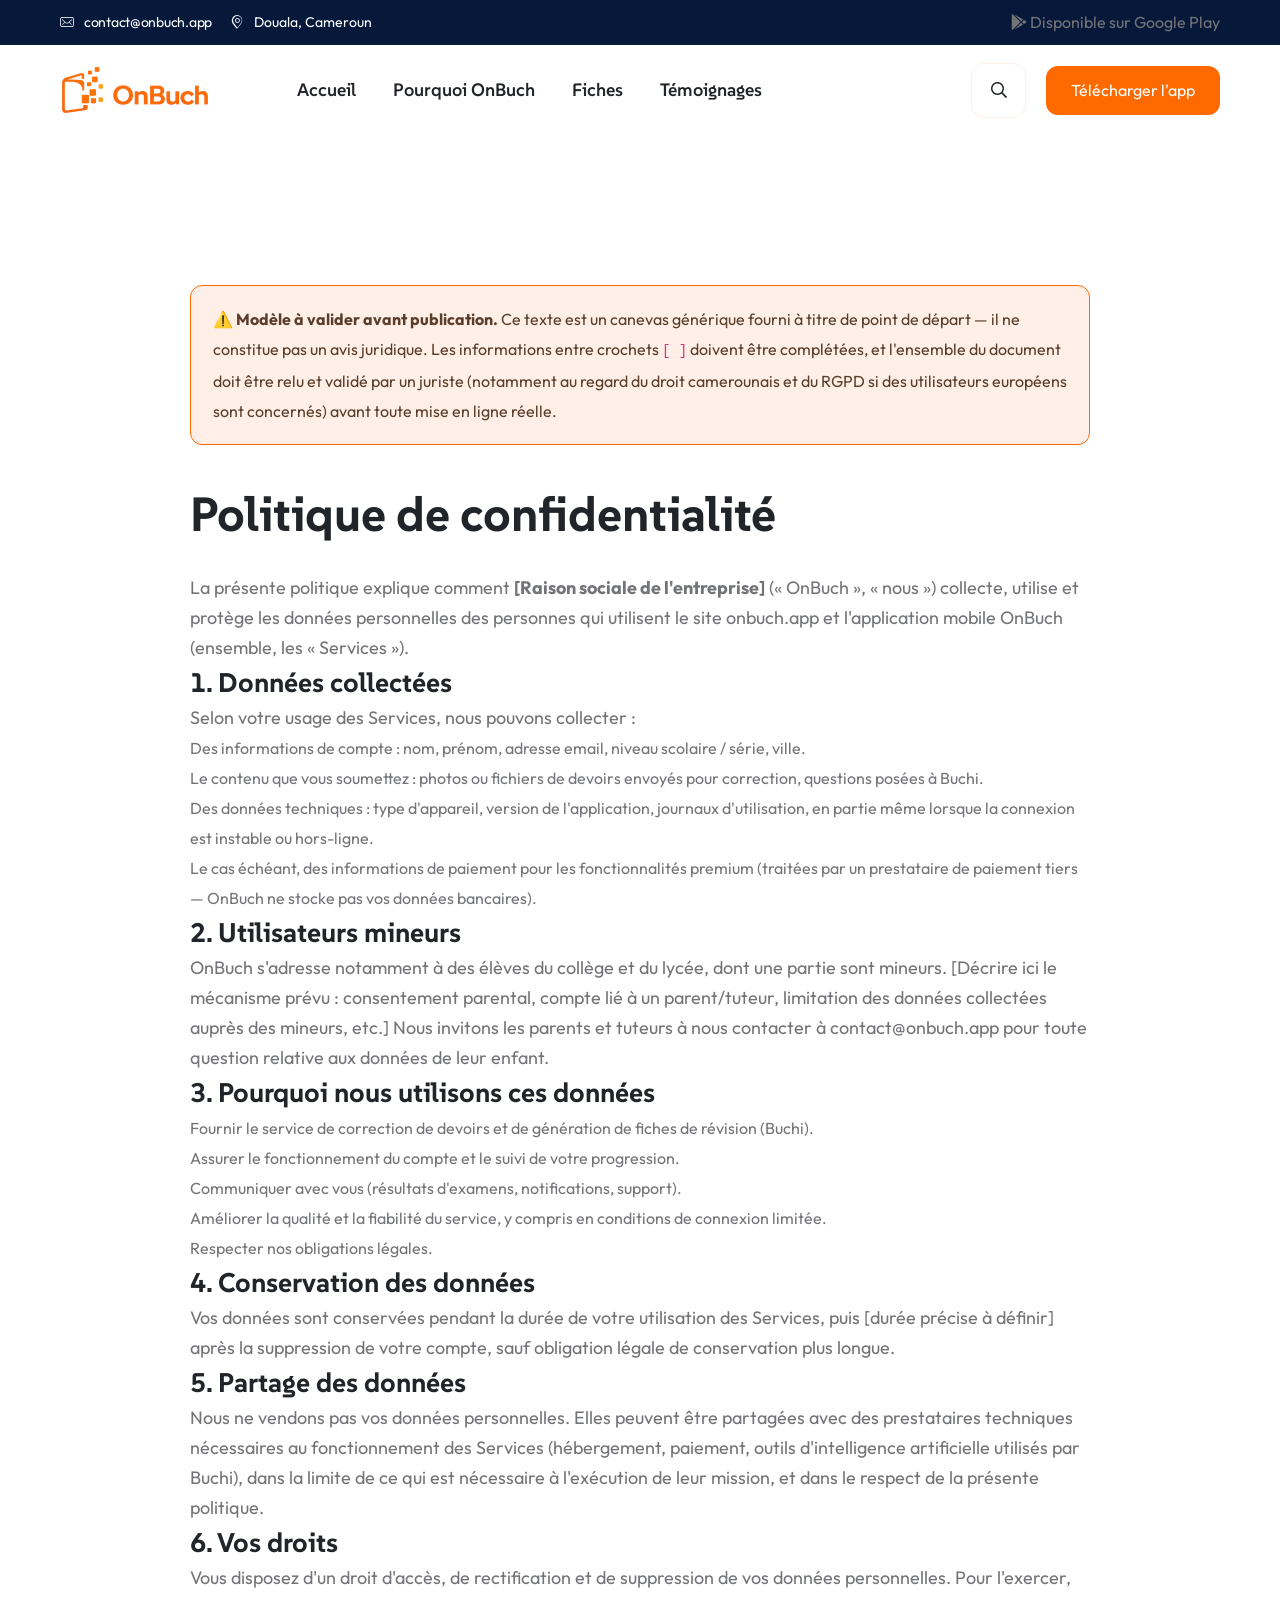
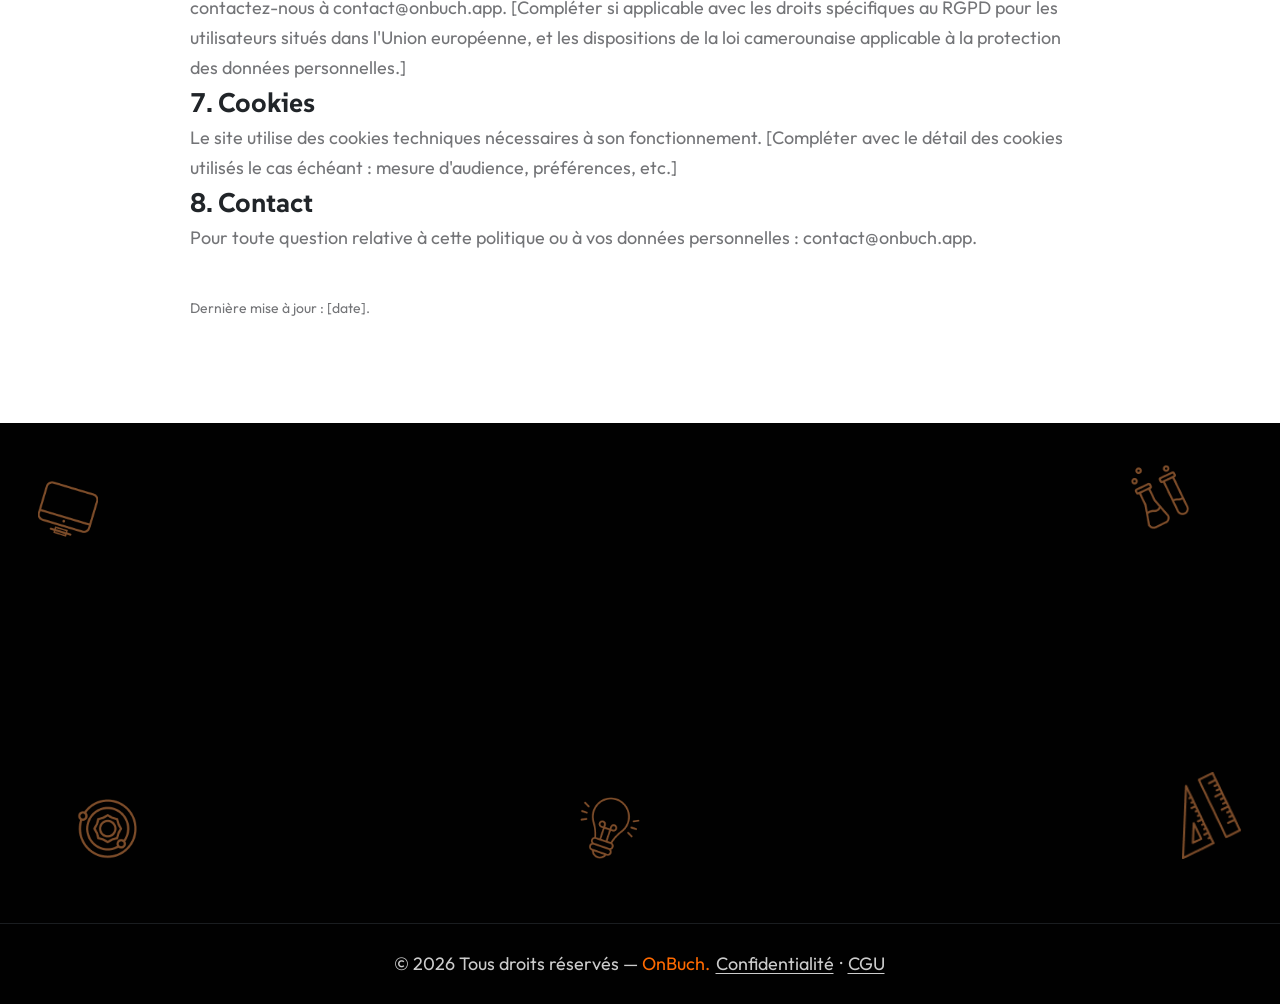
<file: landing-template/edufit/home-online/pages/confidentialite.html>
<!DOCTYPE html>
<html lang="fr">
<head>
        <!--====== Required meta tags ======-->
        <meta charset="utf-8">
        <meta http-equiv="x-ua-compatible" content="ie=edge">
        <meta name="description" content="Politique de confidentialité d'OnBuch : données collectées, utilisation, droits des utilisateurs.">
        <meta name="viewport" content="width=device-width, initial-scale=1, shrink-to-fit=no">
        <!--====== Title ======-->
        <title>Politique de confidentialité — OnBuch</title>
        <!--====== Open Graph / Social sharing (WhatsApp, Facebook...) ======-->
        <meta property="og:type" content="website">
        <meta property="og:url" content="https://onbuch-landing.pages.dev/home-online/pages/confidentialite.html">
        <meta property="og:site_name" content="OnBuch">
        <meta property="og:title" content="Politique de confidentialité — OnBuch">
        <meta property="og:description" content="Politique de confidentialité d'OnBuch : données collectées, utilisation, droits des utilisateurs.">
        <meta property="og:image" content="https://onbuch-landing.pages.dev/home-online/assets/images/social/og-image.jpg">
        <meta property="og:image:width" content="1200">
        <meta property="og:image:height" content="630">
        <meta property="og:locale" content="fr_FR">
        <meta name="twitter:card" content="summary_large_image">
        <meta name="twitter:title" content="Politique de confidentialité — OnBuch">
        <meta name="twitter:description" content="Politique de confidentialité d'OnBuch : données collectées, utilisation, droits des utilisateurs.">
        <meta name="twitter:image" content="https://onbuch-landing.pages.dev/home-online/assets/images/social/og-image.jpg">
        <!--====== Favicon Icon ======-->
        <link rel="shortcut icon" href="../../common/images/favicon.png" type="image/png">
        <!--====== Google Fonts ======-->
        <link href="https://fonts.googleapis.com/css2?family=Outfit:wght@100..900&family=SUSE:wght@100..800&display=swap" rel="stylesheet">
        <!--====== FlatIcon css ======-->
        <link rel="stylesheet" href="../../common/fonts/flaticon/flaticon_edufit.css">
        <!--====== FontAwesome css ======-->
        <link rel="stylesheet" href="../../common/fonts/fontawesome/css/all.min.css">
        <!--====== Bootstrap css ======-->
        <link rel="stylesheet" href="../../common/css/plugins/bootstrap.min.css">
        <!--====== Slick-popup css ======-->
        <link rel="stylesheet" href="../../common/css/plugins/slick.css">
        <!--====== Magnific-popup css ======-->
        <link rel="stylesheet" href="../../common/css/plugins/magnific-popup.css">
        <!--====== Animate css ======-->
        <link rel="stylesheet" href="../../common/css/plugins/aos.css">
        <!--====== Default css ======-->
        <link rel="stylesheet" href="../../common/css/default.css">
        <!--====== Common Style css ======-->
        <link rel="stylesheet" href="../../common/css/common_style.css">
        <!--====== Style css ======-->
        <link rel="stylesheet" href="../assets/css/style.css">
    </head>
    <body>
        <!--====== Start Preloader ======-->
        <div class="preloader">
            <div class="loader">
                <img src="../../common/images/loader.png" alt="loader">
            </div>
        </div><!--====== End Preloader ======-->
        <!--====== Start Overlay ======-->
        <div class="offcanvas__overlay"></div>
        <header class="header-area header-one">
            <!--====  Header Top  ===-->
            <div class="header-top">
                <div class="container-fluid">
                    <div class="row">
                        <div class="col-lg-6">
                            <!--===  Top Bar Left  ===-->
                            <div class="top-left">
                                <span><i class="flaticon-email"></i><a href="mailto:contact@onbuch.app">contact@onbuch.app</a></span>
                                <span><i class="flaticon-pin-map"></i>Douala, Cameroun</span>
                            </div>
                        </div>
                        <div class="col-lg-6">
                            <!--===  Top Bar Right  ===-->
                            <div class="top-right">
                                <span><a href="https://play.google.com/store/apps/details?id=com.luvvix.onbuch&hl=fr" target="_blank" rel="noopener"><i class="fab fa-google-play"></i> Disponible sur Google Play</a></span>
                            </div>
                        </div>
                    </div>
                </div>
            </div>
            <!--====  Header Navigation  ===-->
            <div class="header-navigation">
                <div class="container-fluid">
                    <!--====  Header Nav Inner  ===-->
                    <div class="nav-inner-menu">
                        <!--====  Primary Menu  ===-->
                        <div class="primary-menu">
                            <!--====  Site Branding  ===-->
                            <div class="site-branding">
                                <a href="../index.html" class="brand-logo"><img src="../../common/images/logo/logo-main.png" alt="OnBuch" width="150" height="50"></a>
                            </div>
                            <!--=== Edufit Main Menu ===-->
                            <div class="edufit-nav-menu">
                                <!--=== Edufit Menu Top ===-->
                                <div class="edufit-menu-top d-flex justify-content-between d-block d-xl-none">
                                    <div class="site-branding">
                                        <a href="../index.html" class="brand-logo"><img src="../../common/images/logo/logo-main.png" alt="OnBuch" width="150" height="50"></a>
                                    </div>
                                    <div class="navbar-close">
                                        <i class="far fa-times"></i>
                                    </div>
                                </div>
                                <!--=== Main Menu ===-->
                                <nav class="main-menu">
                                    <ul>
                                        <li class="menu-item"><a href="../index.html">Accueil</a></li>
                                        <li class="menu-item"><a href="../index.html#pourquoi-onbuch">Pourquoi OnBuch</a></li>
                                        <li class="menu-item"><a href="../index.html#fiches">Fiches</a></li>
                                        <li class="menu-item"><a href="../index.html#temoignages">Témoignages</a></li>
                                    </ul>
                                </nav>
                                <!--=== Edufit Nav Button ===-->
                                <div class="edufit-nav-button d-block d-xl-none mt-40">
                                    <a href="https://play.google.com/store/apps/details?id=com.luvvix.onbuch&hl=fr" target="_blank" rel="noopener" class="theme-btn style-one">Télécharger l'app</a>
                                </div>
                            </div>
                            <!--=== Header Nav Right ===-->
                            <div class="nav-right-item">
                                <div class="search-btn">
                                    <button class="icon" data-bs-toggle="modal" data-bs-target="#search-modal"><i class="far fa-search"></i></button>
                                </div>
                                <div class="nav-button d-none d-xl-block">
                                    <a href="https://play.google.com/store/apps/details?id=com.luvvix.onbuch&hl=fr" target="_blank" rel="noopener" class="theme-btn style-one">Télécharger l'app</a>
                                </div>
                                <div class="navbar-toggler">
                                    <span></span>
                                    <span></span>
                                    <span></span>
                                </div>
                            </div>
                        </div>
                    </div>
                </div>
            </div>
        </header>
        <!--====== Start Legal Content Section ======-->
        <section class="pt-150 pb-100">
            <div class="container">
                <div style="max-width:900px;margin:0 auto 40px;padding:18px 22px;background:#FFEFE6;border:1px solid #FF6A00;border-radius:12px;color:#5a3d2b;">
    <strong>⚠️ Modèle à valider avant publication.</strong> Ce texte est un canevas générique fourni à titre de point de départ — il ne constitue pas un avis juridique. Les informations entre crochets <code>[ ]</code> doivent être complétées, et l'ensemble du document doit être relu et validé par un juriste (notamment au regard du droit camerounais et du RGPD si des utilisateurs européens sont concernés) avant toute mise en ligne réelle.
</div>

                <div style="max-width:900px;margin:0 auto;">
    <h2 style="margin-bottom:30px;">Politique de confidentialité</h2>

    <p>
        La présente politique explique comment <strong>[Raison sociale de l'entreprise]</strong>
        (« OnBuch », « nous ») collecte, utilise et protège les données personnelles des personnes
        qui utilisent le site onbuch.app et l'application mobile OnBuch (ensemble, les « Services »).
    </p>

    <h3>1. Données collectées</h3>
    <p>Selon votre usage des Services, nous pouvons collecter :</p>
    <ul>
        <li>Des informations de compte : nom, prénom, adresse email, niveau scolaire / série, ville.</li>
        <li>Le contenu que vous soumettez : photos ou fichiers de devoirs envoyés pour correction, questions posées à Buchi.</li>
        <li>Des données techniques : type d'appareil, version de l'application, journaux d'utilisation, en partie même lorsque la connexion est instable ou hors-ligne.</li>
        <li>Le cas échéant, des informations de paiement pour les fonctionnalités premium (traitées par un prestataire de paiement tiers — OnBuch ne stocke pas vos données bancaires).</li>
    </ul>

    <h3>2. Utilisateurs mineurs</h3>
    <p>
        OnBuch s'adresse notamment à des élèves du collège et du lycée, dont une partie sont mineurs.
        [Décrire ici le mécanisme prévu : consentement parental, compte lié à un parent/tuteur,
        limitation des données collectées auprès des mineurs, etc.] Nous invitons les parents et
        tuteurs à nous contacter à <a href="mailto:contact@onbuch.app">contact@onbuch.app</a> pour
        toute question relative aux données de leur enfant.
    </p>

    <h3>3. Pourquoi nous utilisons ces données</h3>
    <ul>
        <li>Fournir le service de correction de devoirs et de génération de fiches de révision (Buchi).</li>
        <li>Assurer le fonctionnement du compte et le suivi de votre progression.</li>
        <li>Communiquer avec vous (résultats d'examens, notifications, support).</li>
        <li>Améliorer la qualité et la fiabilité du service, y compris en conditions de connexion limitée.</li>
        <li>Respecter nos obligations légales.</li>
    </ul>

    <h3>4. Conservation des données</h3>
    <p>
        Vos données sont conservées pendant la durée de votre utilisation des Services, puis
        [durée précise à définir] après la suppression de votre compte, sauf obligation légale de
        conservation plus longue.
    </p>

    <h3>5. Partage des données</h3>
    <p>
        Nous ne vendons pas vos données personnelles. Elles peuvent être partagées avec des
        prestataires techniques nécessaires au fonctionnement des Services (hébergement, paiement,
        outils d'intelligence artificielle utilisés par Buchi), dans la limite de ce qui est
        nécessaire à l'exécution de leur mission, et dans le respect de la présente politique.
    </p>

    <h3>6. Vos droits</h3>
    <p>
        Vous disposez d'un droit d'accès, de rectification et de suppression de vos données
        personnelles. Pour l'exercer, contactez-nous à
        <a href="mailto:contact@onbuch.app">contact@onbuch.app</a>. [Compléter si applicable avec les
        droits spécifiques au RGPD pour les utilisateurs situés dans l'Union européenne, et les
        dispositions de la loi camerounaise applicable à la protection des données personnelles.]
    </p>

    <h3>7. Cookies</h3>
    <p>
        Le site utilise des cookies techniques nécessaires à son fonctionnement. [Compléter avec le
        détail des cookies utilisés le cas échéant : mesure d'audience, préférences, etc.]
    </p>

    <h3>8. Contact</h3>
    <p>
        Pour toute question relative à cette politique ou à vos données personnelles :
        <a href="mailto:contact@onbuch.app">contact@onbuch.app</a>.
    </p>

    <p style="margin-top:40px;color:#737477;font-size:14px;">Dernière mise à jour : [date].</p>
</div>

            </div>
        </section><!--====== End Legal Content Section ======-->
        <footer class="footer-default">
            <div class="shape shape-one"><span><img src="../../common/images/footer/shape/shape1.png" alt="shape"></span></div>
            <div class="shape shape-two"><span><img src="../../common/images/footer/shape/shape2.png" alt="shape"></span></div>
            <div class="shape shape-three"><span><img src="../../common/images/footer/shape/shape3.png" alt="shape"></span></div>
            <div class="shape shape-four"><span><img src="../../common/images/footer/shape/shape4.png" alt="shape"></span></div>
            <div class="shape shape-five"><span><img src="../../common/images/footer/shape/shape5.png" alt="shape"></span></div>
            <div class="container">
                <!--===  Footer Widget Area  ===-->
                <div class="footer-widget-area pt-120 pb-75">
                    <div class="row">
                        <div class="col-lg-4 col-md-6">
                            <!--===  Footer Widget  ===-->
                            <div class="footer-widget footer-about-widget mb-40" data-aos="fade-up" data-aos-duration="1000">
                                <div class="footer-content">
                                    <div class="footer-logo">
                                        <a href="../index.html"><img src="../../common/images/logo/logo-white.png" alt="OnBuch" width="150" height="50"></a>
                                    </div>
                                    <p>OnBuch accompagne les élèves camerounais du collège à la Terminale : cours, fiches de révision, correction de devoirs par Buchi et suivi des examens.</p>
                                    <ul class="social-link">
                                        <li><a href="https://www.facebook.com/p/OnBuch-App-61578933748212/" target="_blank" rel="noopener"><i class="fab fa-facebook-f"></i></a></li>
                                        <li><a href="https://play.google.com/store/apps/details?id=com.luvvix.onbuch&hl=fr" target="_blank" rel="noopener"><i class="fab fa-google-play"></i></a></li>
                                    </ul>
                                </div>
                            </div>
                        </div>
                        <div class="col-lg-5 col-md-6">
                            <div class="row">
                                <div class="col-6">
                                    <!--===  Footer Widget  ===-->
                                    <div class="footer-widget footer-nav-widget mb-40" data-aos="fade-up" data-aos-duration="1200">
                                        <div class="footer-content">
                                            <h4 class="widget-title">Liens rapides</h4>
                                            <ul class="widget-nav">
                                                <li><a href="../index.html">Accueil</a></li>
                                                <li><a href="../index.html#pourquoi-onbuch">Pourquoi OnBuch</a></li>
                                                <li><a href="../index.html#fiches">Fiches</a></li>
                                                <li><a href="../index.html#temoignages">Témoignages</a></li>
                                                <li><a href="https://play.google.com/store/apps/details?id=com.luvvix.onbuch&hl=fr" target="_blank" rel="noopener">Télécharger l'app</a></li>
                                            </ul>
                                        </div>
                                    </div>
                                </div>
                                <div class="col-6">
                                    <!--===  Footer Widget  ===-->
                                    <div class="footer-widget footer-nav-widget mb-40" data-aos="fade-up" data-aos-duration="1400">
                                        <div class="footer-content">
                                            <h4 class="widget-title">Matières</h4>
                                            <ul class="widget-nav">
                                                <li><a href="../index.html#fiches">Mathématiques</a></li>
                                                <li><a href="../index.html#fiches">Français</a></li>
                                                <li><a href="../index.html#fiches">Anglais</a></li>
                                                <li><a href="../index.html#fiches">Physique-Chimie</a></li>
                                                <li><a href="../index.html#fiches">Philosophie</a></li>
                                            </ul>
                                        </div>
                                    </div>
                                </div>
                            </div>
                        </div>
                        <div class="col-lg-3 col-md-6">
                            <!--=== Footer Widget ===-->
                            <div class="footer-widget footer-newsletter-widget mb-40" data-aos="fade-up" data-aos-duration="1600">
                                <div class="footer-content">
                                    <h4 class="widget-title">Reste informé</h4>
                                    <p>Résultats d'examens, nouvelles fiches et actus OnBuch, par email.</p>
                                    <form>
                                        <div class="form-group">
                                            <input type="email" class="form_control" placeholder="Adresse email" name="email" required>
                                            <label><i class="far fa-envelope"></i></label>
                                            <button class="theme-btn style-one sm-btn">S'abonner <i class="far fa-angle-double-right"></i></button>
                                        </div>
                                    </form>
                                </div>
                            </div>
                        </div>
                    </div>
                </div>
            </div>
            <!--===  Footer Copyright  ===-->
            <div class="footer-copyright">
                <div class="container">
                    <div class="row">
                        <div class="col-lg-12">
                            <!--===  Copyright Text  ===-->
                            <div class="copyright-text text-center">
                                <p>&copy; 2026 Tous droits réservés — <span>OnBuch.</span>
                                    <a href="confidentialite.html">Confidentialité</a> ·
                                    <a href="cgu.html">CGU</a>
                                </p>
                            </div>
                        </div>
                    </div>
                </div>
            </div>
        </footer>
<!--====== Back To Top ======-->
        <div class="back-to-top"><i class="far fa-arrow-up"></i></div>
        <!--====== Jquery js ======-->
        <script src="../../common/js/plugins/jquery-3.7.1.min.js"></script>
        <!--====== Bootstrap js ======-->
        <script src="../../common/js/plugins/popper.min.js"></script>
        <!--====== Bootstrap js ======-->
        <script src="../../common/js/plugins/bootstrap.min.js"></script>
        <!--====== Slick js ======-->
        <script src="../../common/js/plugins/slick.min.js"></script>
        <!--====== Magnific js ======-->
        <script src="../../common/js/plugins/jquery.magnific-popup.min.js"></script>
        <!--====== Aos js ======-->
        <script src="../../common/js/plugins/aos.js"></script>
        <!--====== Main js ======-->
        <script src="../../common/js/common_script.js"></script>
        <!--====== Main js ======-->
        <script src="../assets/js/theme.js"></script>
    </body>
</html>
</file>
<file: landing-template/edufit/common/fonts/flaticon/flaticon_edufit.css>
/*!
*    ______ _       _   _
*    |  ____| |     | | (_)
*    | |__  | | __ _| |_ _  ___ ___  _ __
*    |  __| | |/ _` | __| |/ __/ _ \| '_ \
*    | |    | | (_| | |_| | (_| (_) | | | |
*    |_|    |_|\__,_|\__|_|\___\___/|_| |_|
*
*         https://www.flaticon.com
*/

@font-face {
    font-family: "flaticon_edufit";
    src: url("flaticon_edufit.woff2") format("woff2"),
url("flaticon_edufit.woff") format("woff"),
url("flaticon_edufit.eot") format("embedded-opentype"),
url("flaticon_edufit.ttf") format("truetype"),
url("flaticon_edufit.svg") format("svg")
}

i[class^="flaticon-"]:before, i[class*=" flaticon-"]:before {
    font-family: flaticon_edufit !important;
    font-style: normal;
    font-weight: normal !important;
    font-variant: normal;
    text-transform: none;
    line-height: 1;
    -webkit-font-smoothing: antialiased;
    -moz-osx-font-smoothing: grayscale;
}

.flaticon-pin-map:before {
    content: "\f101";
}
.flaticon-email:before {
    content: "\f102";
}
.flaticon-mortarboard:before {
    content: "\f103";
}
.flaticon-mortarboard-1:before {
    content: "\f104";
}
.flaticon-reading-book:before {
    content: "\f105";
}
.flaticon-star:before {
    content: "\f106";
}
.flaticon-search:before {
    content: "\f107";
}
.flaticon-play:before {
    content: "\f108";
}
.flaticon-virtual-event:before {
    content: "\f109";
}
.flaticon-learning-support:before {
    content: "\f10a";
}
.flaticon-group:before {
    content: "\f10b";
}
.flaticon-writing:before {
    content: "\f10c";
}
.flaticon-star-1:before {
    content: "\f10d";
}
.flaticon-megaphone:before {
    content: "\f10e";
}
.flaticon-learning:before {
    content: "\f10f";
}
.flaticon-computer:before {
    content: "\f110";
}
.flaticon-coding:before {
    content: "\f111";
}
.flaticon-results:before {
    content: "\f112";
}
.flaticon-worker:before {
    content: "\f113";
}
.flaticon-technical-support:before {
    content: "\f114";
}
.flaticon-idea:before {
    content: "\f115";
}
.flaticon-calendar:before {
    content: "\f116";
}
.flaticon-clock:before {
    content: "\f117";
}
.flaticon-rating:before {
    content: "\f118";
}
.flaticon-quotation:before {
    content: "\f119";
}
.flaticon-protection:before {
    content: "\f11a";
}
.flaticon-books-stack-of-three:before {
    content: "\f11b";
}
.flaticon-pencil:before {
    content: "\f11c";
}
.flaticon-box:before {
    content: "\f11d";
}
.flaticon-protractor-icon:before {
    content: "\f11e";
}
.flaticon-scale:before {
    content: "\f11f";
}
.flaticon-plus:before {
    content: "\f120";
}
.flaticon-translate:before {
    content: "\f121";
}
.flaticon-terminal:before {
    content: "\f122";
}
.flaticon-cms:before {
    content: "\f123";
}
.flaticon-avatar:before {
    content: "\f124";
}
.flaticon-group-1:before {
    content: "\f125";
}
.flaticon-bubble-chat:before {
    content: "\f126";
}
.flaticon-writing-1:before {
    content: "\f127";
}
.flaticon-notebook:before {
    content: "\f128";
}
.flaticon-close:before {
    content: "\f129";
}
.flaticon-check:before {
    content: "\f12a";
}
.flaticon-phone-call:before {
    content: "\f12b";
}
.flaticon-expertise:before {
    content: "\f12c";
}
.flaticon-share:before {
    content: "\f12d";
}
.flaticon-medal:before {
    content: "\f12e";
}
.flaticon-trophy:before {
    content: "\f12f";
}
.flaticon-freelance-work:before {
    content: "\f130";
}
.flaticon-exam:before {
    content: "\f131";
}
.flaticon-mortarboard-2:before {
    content: "\f132";
}
.flaticon-bookmark:before {
    content: "\f133";
}
.flaticon-list:before {
    content: "\f134";
}
.flaticon-menu:before {
    content: "\f135";
}
.flaticon-check-1:before {
    content: "\f136";
}
.flaticon-check-2:before {
    content: "\f137";
}
.flaticon-inverted-commas:before {
    content: "\f138";
}
.flaticon-like:before {
    content: "\f139";
}
.flaticon-shopping-cart:before {
    content: "\f13a";
}
.flaticon-check-3:before {
    content: "\f13b";
}
.flaticon-hide:before {
    content: "\f13c";
}
.flaticon-facebook:before {
    content: "\f13d";
}
.flaticon-monitor:before {
    content: "\f13e";
}
.flaticon-order:before {
    content: "\f13f";
}
.flaticon-online-learning:before {
    content: "\f140";
}
.flaticon-digital-certificate:before {
    content: "\f141";
}
</file>
<file: landing-template/edufit/common/css/default.css>
/*---------------------------------------
    - Margin & Padding
-----------------------------------------*/
/*-- Margin Top --*/
.mt-5 {
  margin-top: 5px; }

.mt-10 {
  margin-top: 10px; }

.mt-15 {
  margin-top: 15px; }

.mt-20 {
  margin-top: 20px; }

.mt-25 {
  margin-top: 25px; }

.mt-30 {
  margin-top: 30px; }

.mt-35 {
  margin-top: 35px; }

.mt-40 {
  margin-top: 40px; }

.mt-45 {
  margin-top: 45px; }

.mt-50 {
  margin-top: 50px; }

.mt-55 {
  margin-top: 55px; }

.mt-60 {
  margin-top: 60px; }

.mt-65 {
  margin-top: 65px; }

.mt-70 {
  margin-top: 70px; }

.mt-75 {
  margin-top: 75px; }

.mt-80 {
  margin-top: 80px; }

.mt-85 {
  margin-top: 85px; }

.mt-90 {
  margin-top: 90px; }

.mt-95 {
  margin-top: 95px; }

.mt-100 {
  margin-top: 100px; }

.mt-105 {
  margin-top: 105px; }

.mt-110 {
  margin-top: 110px; }

.mt-115 {
  margin-top: 115px; }

.mt-120 {
  margin-top: 120px; }

.mt-125 {
  margin-top: 125px; }

.mt-130 {
  margin-top: 130px; }

.mt-135 {
  margin-top: 135px; }

.mt-140 {
  margin-top: 140px; }

.mt-145 {
  margin-top: 145px; }

.mt-150 {
  margin-top: 150px; }

.mt-155 {
  margin-top: 155px; }

.mt-160 {
  margin-top: 160px; }

.mt-165 {
  margin-top: 165px; }

.mt-170 {
  margin-top: 170px; }

.mt-175 {
  margin-top: 175px; }

.mt-180 {
  margin-top: 180px; }

.mt-185 {
  margin-top: 185px; }

.mt-190 {
  margin-top: 190px; }

.mt-195 {
  margin-top: 195px; }

.mt-200 {
  margin-top: 200px; }

.mt-205{
  margin-top: 205px;
}
.mt-210{
  margin-top: 210px;
}
.mt-215{
  margin-top: 215px;
}
.mt-220{
  margin-top: 220px;
}
.mt-225{
  margin-top: 225px;
}
.mt-230{
  margin-top: 230px;
}
.mt-235{
  margin-top: 235px;
}
.mt-240{
  margin-top: 240px;
}
.mt-245{
  margin-top: 245px;
}
.mt-250{
  margin-top: 250px;
}
.mt-255{
  margin-top: 255px;
}
.mt-260{
  margin-top: 260px;
}
.mt-265{
  margin-top: 265px;
}
.mt-270{
  margin-top: 270px;
}
.mt-275{
  margin-top: 275px;
}
.mt-280{
  margin-top: 280px;
}
.mt-285{
  margin-top: 285px;
}
.mt-290{
  margin-top: 290px;
}
.mt-295{
  margin-top: 295px;
}
.mt-300{
  margin-top: 300px;
}
/*-- Margin Bottom --*/
.mb-5 {
  margin-bottom: 5px; }

.mb-10 {
  margin-bottom: 10px; }

.mb-15 {
  margin-bottom: 15px; }

.mb-20 {
  margin-bottom: 20px; }

.mb-25 {
  margin-bottom: 25px; }

.mb-30 {
  margin-bottom: 30px; }

.mb-35 {
  margin-bottom: 35px; }

.mb-40 {
  margin-bottom: 40px; }

.mb-45 {
  margin-bottom: 45px; }

.mb-50 {
  margin-bottom: 50px; }

.mb-55 {
  margin-bottom: 55px; }

.mb-60 {
  margin-bottom: 60px; }

.mb-65 {
  margin-bottom: 65px; }

.mb-70 {
  margin-bottom: 70px; }

.mb-75 {
  margin-bottom: 75px; }

.mb-80 {
  margin-bottom: 80px; }

.mb-85 {
  margin-bottom: 85px; }

.mb-90 {
  margin-bottom: 90px; }

.mb-95 {
  margin-bottom: 95px; }

.mb-100 {
  margin-bottom: 100px; }

.mb-105 {
  margin-bottom: 105px; }

.mb-110 {
  margin-bottom: 110px; }

.mb-115 {
  margin-bottom: 115px; }

.mb-120 {
  margin-bottom: 120px; }

.mb-125 {
  margin-bottom: 125px; }

.mb-130 {
  margin-bottom: 130px; }

.mb-135 {
  margin-bottom: 135px; }

.mb-140 {
  margin-bottom: 140px; }

.mb-145 {
  margin-bottom: 145px; }

.mb-150 {
  margin-bottom: 150px; }

.mb-155 {
  margin-bottom: 155px; }

.mb-160 {
  margin-bottom: 160px; }

.mb-165 {
  margin-bottom: 165px; }

.mb-170 {
  margin-bottom: 170px; }

.mb-175 {
  margin-bottom: 175px; }

.mb-180 {
  margin-bottom: 180px; }

.mb-185 {
  margin-bottom: 185px; }

.mb-190 {
  margin-bottom: 190px; }

.mb-195 {
  margin-bottom: 195px; }

.mb-200 {
  margin-bottom: 200px; }

.mb-205 {
  margin-bottom: 205px; }

.mb-210 {
  margin-bottom: 210px; }

.mb-215 {
  margin-bottom: 215px; }

.mb-220 {
  margin-bottom: 220px; }

.mb-225 {
  margin-bottom: 225px; }

.mb-230 {
  margin-bottom: 230px; }

.mb-235 {
  margin-bottom: 235px; }

.mb-240 {
  margin-bottom: 240px; }

.mb-245 {
  margin-bottom: 245px; }

.mb-250 {
  margin-bottom: 250px; }

.mb-255 {
  margin-bottom: 255px; }

.mb-260 {
  margin-bottom: 260px; }

.mb-265 {
  margin-bottom: 265px; }

.mb-270 {
  margin-bottom: 270px; }

.mb-275 {
  margin-bottom: 275px; }

.mb-280 {
  margin-bottom: 280px; }

.mb-285 {
  margin-bottom: 285px; }

.mb-290 {
  margin-bottom: 290px; }

.mb-295 {
  margin-bottom: 295px; }

.mb-300 {
  margin-bottom: 300px; }

/*-- Margin Left --*/
.ml-5 {
  margin-left: 5px; }

.ml-10 {
  margin-left: 10px; }

.ml-15 {
  margin-left: 15px; }

.ml-20 {
  margin-left: 20px; }

.ml-25 {
  margin-left: 25px; }

.ml-30 {
  margin-left: 30px; }

.ml-35 {
  margin-left: 35px; }

.ml-40 {
  margin-left: 40px; }

.ml-45 {
  margin-left: 45px; }

.ml-50 {
  margin-left: 50px; }

.ml-55 {
  margin-left: 55px; }

.ml-60 {
  margin-left: 60px; }

.ml-65 {
  margin-left: 65px; }

.ml-70 {
  margin-left: 70px; }

.ml-75 {
  margin-left: 75px; }

.ml-80 {
  margin-left: 80px; }

.ml-85 {
  margin-left: 85px; }

.ml-90 {
  margin-left: 90px; }

.ml-95 {
  margin-left: 95px; }

.ml-100 {
  margin-left: 100px; }

.ml-105 {
  margin-left: 105px; }

.ml-110 {
  margin-left: 110px; }

.ml-115 {
  margin-left: 115px; }

.ml-120 {
  margin-left: 120px; }

.ml-125 {
  margin-left: 125px; }

.ml-130 {
  margin-left: 130px; }

.ml-135 {
  margin-left: 135px; }

.ml-140 {
  margin-left: 140px; }

.ml-145 {
  margin-left: 145px; }

.ml-150 {
  margin-left: 150px; }

.ml-155 {
  margin-left: 155px; }

.ml-160 {
  margin-left: 160px; }

.ml-165 {
  margin-left: 165px; }

.ml-170 {
  margin-left: 170px; }

.ml-175 {
  margin-left: 175px; }

.ml-180 {
  margin-left: 180px; }

.ml-185 {
  margin-left: 185px; }

.ml-190 {
  margin-left: 190px; }

.ml-195 {
  margin-left: 195px; }

.ml-200 {
  margin-left: 200px; }

.ml-205{
  margin-left: 205px;
}
.ml-210{
  margin-left: 210px;
}
.ml-215{
  margin-left: 215px;
}
.ml-220{
  margin-left: 220px;
}
.ml-225{
  margin-left: 225px;
}
.ml-230{
  margin-left: 230px;
}
.ml-235{
  margin-left: 235px;
}
.ml-240{
  margin-left: 240px;
}
.ml-245{
  margin-left: 245px;
}
.ml-250{
  margin-left: 250px;
}
.ml-255{
  margin-left: 255px;
}
.ml-260{
  margin-left: 260px;
}
.ml-265{
  margin-left: 265px;
}
.ml-270{
  margin-left: 270px;
}
.ml-275{
  margin-left: 275px;
}
.ml-280{
  margin-left: 280px;
}
.ml-285{
  margin-left: 285px;
}
.ml-290{
  margin-left: 290px;
}
.ml-295{
  margin-left: 295px;
}
.ml-300{
  margin-left: 300px;
}
/*-- Margin Right --*/
.mr-5 {
  margin-right: 5px; }

.mr-10 {
  margin-right: 10px; }

.mr-15 {
  margin-right: 15px; }

.mr-20 {
  margin-right: 20px; }

.mr-25 {
  margin-right: 25px; }

.mr-30 {
  margin-right: 30px; }

.mr-35 {
  margin-right: 35px; }

.mr-40 {
  margin-right: 40px; }

.mr-45 {
  margin-right: 45px; }

.mr-50 {
  margin-right: 50px; }

.mr-55 {
  margin-right: 55px; }

.mr-60 {
  margin-right: 60px; }

.mr-65 {
  margin-right: 65px; }

.mr-70 {
  margin-right: 70px; }

.mr-75 {
  margin-right: 75px; }

.mr-80 {
  margin-right: 80px; }

.mr-85 {
  margin-right: 85px; }

.mr-90 {
  margin-right: 90px; }

.mr-95 {
  margin-right: 95px; }

.mr-100 {
  margin-right: 100px; }

.mr-105 {
  margin-right: 105px; }

.mr-110 {
  margin-right: 110px; }

.mr-115 {
  margin-right: 115px; }

.mr-120 {
  margin-right: 120px; }

.mr-125 {
  margin-right: 125px; }

.mr-130 {
  margin-right: 130px; }

.mr-135 {
  margin-right: 135px; }

.mr-140 {
  margin-right: 140px; }

.mr-145 {
  margin-right: 145px; }

.mr-150 {
  margin-right: 150px; }

.mr-155 {
  margin-right: 155px; }

.mr-160 {
  margin-right: 160px; }

.mr-165 {
  margin-right: 165px; }

.mr-170 {
  margin-right: 170px; }

.mr-175 {
  margin-right: 175px; }

.mr-180 {
  margin-right: 180px; }

.mr-185 {
  margin-right: 185px; }

.mr-190 {
  margin-right: 190px; }

.mr-195 {
  margin-right: 195px; }

.mr-200 {
  margin-right: 200px; }

.mr-205{
  margin-right: 205px;
}
.mr-210{
  margin-right: 210px;
}
.mr-215{
  margin-right: 215px;
}
.mr-220{
  margin-right: 220px;
}
.mr-225{
  margin-right: 225px;
}
.mr-230{
  margin-right: 230px;
}
.mr-235{
  margin-right: 235px;
}
.mr-240{
  margin-right: 240px;
}
.mr-245{
  margin-right: 245px;
}
.mr-250{
  margin-right: 250px;
}
.mr-255{
  margin-right: 255px;
}
.mr-260{
  margin-right: 260px;
}
.mr-265{
  margin-right: 265px;
}
.mr-270{
  margin-right: 270px;
}
.mr-275{
  margin-right: 275px;
}
.mr-280{
  margin-right: 280px;
}
.mr-285{
  margin-right: 285px;
}
.mr-290{
  margin-right: 290px;
}
.mr-295{
  margin-right: 295px;
}
.mr-300{
  margin-right: 300px;
}
/*-- Padding Top --*/
.pt-5 {
  padding-top: 5px; }

.pt-10 {
  padding-top: 10px; }

.pt-15 {
  padding-top: 15px; }

.pt-20 {
  padding-top: 20px; }

.pt-25 {
  padding-top: 25px; }

.pt-30 {
  padding-top: 30px; }

.pt-35 {
  padding-top: 35px; }

.pt-40 {
  padding-top: 40px; }

.pt-45 {
  padding-top: 45px; }

.pt-50 {
  padding-top: 50px; }

.pt-55 {
  padding-top: 55px; }

.pt-60 {
  padding-top: 60px; }

.pt-65 {
  padding-top: 65px; }

.pt-70 {
  padding-top: 70px; }

.pt-75 {
  padding-top: 75px; }

.pt-80 {
  padding-top: 80px; }

.pt-85 {
  padding-top: 85px; }

.pt-90 {
  padding-top: 90px; }

.pt-95 {
  padding-top: 95px; }

.pt-100 {
  padding-top: 100px; }

.pt-105 {
  padding-top: 105px; }

.pt-110 {
  padding-top: 110px; }

.pt-115 {
  padding-top: 115px; }

.pt-120 {
  padding-top: 120px; }

.pt-125 {
  padding-top: 125px; }

.pt-130 {
  padding-top: 130px; }

.pt-135 {
  padding-top: 135px; }

.pt-140 {
  padding-top: 140px; }

.pt-145 {
  padding-top: 145px; }

.pt-150 {
  padding-top: 150px; }

.pt-155 {
  padding-top: 155px; }

.pt-160 {
  padding-top: 160px; }

.pt-165 {
  padding-top: 165px; }

.pt-170 {
  padding-top: 170px; }

.pt-175 {
  padding-top: 175px; }

.pt-180 {
  padding-top: 180px; }

.pt-185 {
  padding-top: 185px; }

.pt-190 {
  padding-top: 190px; }

.pt-195 {
  padding-top: 195px; }

.pt-200 {
  padding-top: 200px; }

.pt-205 {
  padding-top: 205px; }

.pt-210 {
  padding-top: 210px; }

.pt-215 {
  padding-top: 215px; }

.pt-220 {
  padding-top: 220px; }

.pt-225 {
  padding-top: 225px; }

.pt-230 {
  padding-top: 230px; }

.pt-235 {
  padding-top: 235px; }

.pt-240 {
  padding-top: 240px; }

.pt-245 {
  padding-top: 245px; }

.pt-250 {
  padding-top: 250px; }

.pt-255 {
  padding-top: 255px; }

.pt-260 {
  padding-top: 260px; }

.pt-265 {
  padding-top: 265px; }

.pt-270 {
  padding-top: 270px; }

.pt-275 {
  padding-top: 275px; }

.pt-280 {
  padding-top: 280px; }

.pt-285 {
  padding-top: 285px; }

.pt-290 {
  padding-top: 290px; }

.pt-295 {
  padding-top: 295px; }

.pt-300 {
  padding-top: 300px; }

/*-- Padding Bottom --*/
.pb-5 {
  padding-bottom: 5px; }

.pb-10 {
  padding-bottom: 10px; }

.pb-15 {
  padding-bottom: 15px; }

.pb-20 {
  padding-bottom: 20px; }

.pb-25 {
  padding-bottom: 25px; }

.pb-30 {
  padding-bottom: 30px; }

.pb-35 {
  padding-bottom: 35px; }

.pb-40 {
  padding-bottom: 40px; }

.pb-45 {
  padding-bottom: 45px; }

.pb-50 {
  padding-bottom: 50px; }

.pb-55 {
  padding-bottom: 55px; }

.pb-60 {
  padding-bottom: 60px; }

.pb-65 {
  padding-bottom: 65px; }

.pb-70 {
  padding-bottom: 70px; }

.pb-75 {
  padding-bottom: 75px; }

.pb-80 {
  padding-bottom: 80px; }

.pb-85 {
  padding-bottom: 85px; }

.pb-90 {
  padding-bottom: 90px; }

.pb-95 {
  padding-bottom: 95px; }

.pb-100 {
  padding-bottom: 100px; }

.pb-105 {
  padding-bottom: 105px; }

.pb-110 {
  padding-bottom: 110px; }

.pb-115 {
  padding-bottom: 115px; }

.pb-120 {
  padding-bottom: 120px; }

.pb-125 {
  padding-bottom: 125px; }

.pb-130 {
  padding-bottom: 130px; }

.pb-135 {
  padding-bottom: 135px; }

.pb-140 {
  padding-bottom: 140px; }

.pb-145 {
  padding-bottom: 145px; }

.pb-150 {
  padding-bottom: 150px; }

.pb-155 {
  padding-bottom: 155px; }

.pb-160 {
  padding-bottom: 160px; }

.pb-165 {
  padding-bottom: 165px; }

.pb-170 {
  padding-bottom: 170px; }

.pb-175 {
  padding-bottom: 175px; }

.pb-180 {
  padding-bottom: 180px; }

.pb-185 {
  padding-bottom: 185px; }

.pb-190 {
  padding-bottom: 190px; }

.pb-195 {
  padding-bottom: 195px; }

.pb-200 {
  padding-bottom: 200px; }

.pb-205 {
  padding-bottom: 205px; }

.pb-210 {
  padding-bottom: 210px; }

.pb-215 {
  padding-bottom: 215px; }

.pb-220 {
  padding-bottom: 220px; }

.pb-225 {
  padding-bottom: 225px; }

.pb-230 {
  padding-bottom: 230px; }

.pb-235 {
  padding-bottom: 235px; }

.pb-240 {
  padding-bottom: 240px; }

.pb-245 {
  padding-bottom: 245px; }

.pb-250 {
  padding-bottom: 250px; }

.pb-255 {
  padding-bottom: 255px; }

.pb-260 {
  padding-bottom: 260px; }

.pb-265 {
  padding-bottom: 265px; }

.pb-270 {
  padding-bottom: 270px; }

.pb-275 {
  padding-bottom: 275px; }

.pb-280 {
  padding-bottom: 280px; }

.pb-285 {
  padding-bottom: 285px; }

.pb-290 {
  padding-bottom: 290px; }

.pb-295 {
  padding-bottom: 295px; }

.pb-300 {
  padding-bottom: 300px; }

/*-- Padding Left --*/
.pl-5 {
  padding-left: 5px; }

.pl-10 {
  padding-left: 10px; }

.pl-15 {
  padding-left: 15px; }

.pl-20 {
  padding-left: 20px; }

.pl-25 {
  padding-left: 25px; }

.pl-30 {
  padding-left: 30px; }

.pl-35 {
  padding-left: 35px; }

.pl-40 {
  padding-left: 40px; }

.pl-45 {
  padding-left: 45px; }

.pl-50 {
  padding-left: 50px; }

.pl-55 {
  padding-left: 55px; }

.pl-60 {
  padding-left: 60px; }

.pl-65 {
  padding-left: 65px; }

.pl-70 {
  padding-left: 70px; }

.pl-75 {
  padding-left: 75px; }

.pl-80 {
  padding-left: 80px; }

.pl-85 {
  padding-left: 85px; }

.pl-90 {
  padding-left: 90px; }

.pl-95 {
  padding-left: 95px; }

.pl-100 {
  padding-left: 100px; }

.pl-105 {
  padding-left: 105px; }

.pl-110 {
  padding-left: 110px; }

.pl-115 {
  padding-left: 115px; }

.pl-120 {
  padding-left: 120px; }

.pl-125 {
  padding-left: 125px; }

.pl-130 {
  padding-left: 130px; }

.pl-135 {
  padding-left: 135px; }

.pl-140 {
  padding-left: 140px; }

.pl-145 {
  padding-left: 145px; }

.pl-150 {
  padding-left: 150px; }

.pl-155 {
  padding-left: 155px; }

.pl-160 {
  padding-left: 160px; }

.pl-165 {
  padding-left: 165px; }

.pl-170 {
  padding-left: 170px; }

.pl-175 {
  padding-left: 175px; }

.pl-180 {
  padding-left: 180px; }

.pl-185 {
  padding-left: 185px; }

.pl-190 {
  padding-left: 190px; }

.pl-195 {
  padding-left: 195px; }

.pl-200 {
  padding-left: 200px; }

.pl-205 {
  padding-left: 205px; }

.pl-210 {
  padding-left: 210px; }

.pl-215 {
  padding-left: 215px; }

.pl-220 {
  padding-left: 220px; }

.pl-225 {
  padding-left: 225px; }

.pl-230 {
  padding-left: 230px; }

.pl-235 {
  padding-left: 235px; }

.pl-240 {
  padding-left: 240px; }

.pl-245 {
  padding-left: 245px; }

.pl-250 {
  padding-left: 250px; }

.pl-255 {
  padding-left: 255px; }

.pl-260 {
  padding-left: 260px; }

.pl-265 {
  padding-left: 265px; }

.pl-270 {
  padding-left: 270px; }

.pl-275 {
  padding-left: 275px; }

.pl-280 {
  padding-left: 280px; }

.pl-285 {
  padding-left: 285px; }

.pl-290 {
  padding-left: 290px; }

.pl-295 {
  padding-left: 295px; }

.pl-300 {
  padding-left: 300px; }
/*-- Padding Right --*/
.pr-5 {
  padding-right: 5px; }

.pr-10 {
  padding-right: 10px; }

.pr-15 {
  padding-right: 15px; }

.pr-20 {
  padding-right: 20px; }

.pr-25 {
  padding-right: 25px; }

.pr-30 {
  padding-right: 30px; }

.pr-35 {
  padding-right: 35px; }

.pr-40 {
  padding-right: 40px; }

.pr-45 {
  padding-right: 45px; }

.pr-50 {
  padding-right: 50px; }

.pr-55 {
  padding-right: 55px; }

.pr-60 {
  padding-right: 60px; }

.pr-65 {
  padding-right: 65px; }

.pr-70 {
  padding-right: 70px; }

.pr-75 {
  padding-right: 75px; }

.pr-80 {
  padding-right: 80px; }

.pr-85 {
  padding-right: 85px; }

.pr-90 {
  padding-right: 90px; }

.pr-95 {
  padding-right: 95px; }

.pr-100 {
  padding-right: 100px; }

.pr-105 {
  padding-right: 105px; }

.pr-110 {
  padding-right: 110px; }

.pr-115 {
  padding-right: 115px; }

.pr-120 {
  padding-right: 120px; }

.pr-125 {
  padding-right: 125px; }

.pr-130 {
  padding-right: 130px; }

.pr-135 {
  padding-right: 135px; }

.pr-140 {
  padding-right: 140px; }

.pr-145 {
  padding-right: 145px; }

.pr-150 {
  padding-right: 150px; }

.pr-155 {
  padding-right: 155px; }

.pr-160 {
  padding-right: 160px; }

.pr-165 {
  padding-right: 165px; }

.pr-170 {
  padding-right: 170px; }

.pr-175 {
  padding-right: 175px; }

.pr-180 {
  padding-right: 180px; }

.pr-185 {
  padding-right: 185px; }

.pr-190 {
  padding-right: 190px; }

.pr-195 {
  padding-right: 195px; }

.pr-200 {
  padding-right: 200px; }

.pr-205 {
  padding-right: 205px; }

.pr-210 {
  padding-right: 210px; }

.pr-215 {
  padding-right: 215px; }

.pr-220 {
  padding-right: 220px; }

.pr-225 {
  padding-right: 225px; }

.pr-230 {
  padding-right: 230px; }

.pr-235 {
  padding-right: 235px; }

.pr-240 {
  padding-right: 240px; }

.pr-245 {
  padding-right: 245px; }

.pr-250 {
  padding-right: 250px; }

.pr-255 {
  padding-right: 255px; }

.pr-260 {
  padding-right: 260px; }

.pr-265 {
  padding-right: 265px; }

.pr-270 {
  padding-right: 270px; }

.pr-275 {
  padding-right: 275px; }

.pr-280 {
  padding-right: 280px; }

.pr-285 {
  padding-right: 285px; }

.pr-290 {
  padding-right: 290px; }

.pr-295 {
  padding-right: 295px; }

.pr-300 {
  padding-right: 300px; }
</file>
<file: landing-template/edufit/common/css/common_style.css>
/*----------------------------------------------------------------------------------- 
Template Name: Edufit - Education & Online Course HTML Template
URI: site.com
Description:
EduFit is a modern, responsive HTML template designed specifically for educational websites. Perfect for online courses, universities, and e-learning platforms, EduFit offers a clean and professional design, ensuring a user-friendly experience across all devices. With stunning course displays, customizable layouts, and easy-to-navigate features, EduFit provides all the tools you need to create an engaging and seamless learning experience. Whether you're an instructor, educational institution, or e-learning business, EduFit helps you present your content effectively and attract new learners.
Author: Pixelfit
Author URI: https://themeforest.net/user/pixelfit
Version: 1.0

------------------------------------------------------
   CSS INDEX
-----------------------------------------------------

    01. Abstract CSS 

    02. Base CSS 
        # Base CSS
        # Common CSS

    03. Components CSS 
        # Header CSS
        # Elements CSS
            # Edufit Image Box
            # Edufit Content Box
            # Edufit Iconic Box
            # Edufit Iconic Info
            # Edufit Category
            # Edufit Course
            # Edufit Event
            # Edufit Pricing
            # Edufit Accordion
            # Edufit Instructor
            # Edufit Testimonial
            # Edufit Blog Post 

        # Footer CSS


-------------------------------------------------------    */
/*---- 

====================
1. Base CSS
    # base  CSS
====================

----*/
:root {
  --primary-color: #FF6A00;
  --secondary-color: #14CF93;
  --heading-color: #212529;
  --primary-black-color: #06193A;
  --white-color: #ffffff;
  --text-color: #737477;
  --gray-color: #FFFAF6;
  --border-color: #FFEFE6;
  --heading-font: "SUSE", sans-serif;
  --body-font: "Outfit", sans-serif;
}

html {
  font-size: 100%;
}

* {
  margin: 0;
  padding: 0;
  -webkit-box-sizing: border-box;
  box-sizing: border-box;
}

a {
  color: inherit;
  text-decoration: none;
  -webkit-transition: all 0.3s ease-out 0s;
  transition: all 0.3s ease-out 0s;
}
a:hover, a:focus {
  color: inherit;
  text-decoration: none;
}

a:focus,
input:focus,
textarea:focus,
button:focus {
  text-decoration: none;
  outline: none;
}

i,
span,
a {
  display: inline-block;
}

h1,
h2,
h3,
h4,
h5,
h6 {
  font-weight: 700;
  margin: 0px;
  color: var(--heading-color);
  font-family: var(--heading-font);
}

h1 {
  font-size: 60px;
  line-height: 90px;
}

h2 {
  font-size: 48px;
  line-height: 58px;
}

h3 {
  font-size: 27px;
  line-height: 40px;
}

h4 {
  font-size: 20px;
  line-height: 34px;
}

h5 {
  font-size: 18px;
  line-height: 1;
}

h6 {
  font-size: 16px;
  line-height: 1;
}

ul, ol {
  margin: 0px;
  padding: 0px;
  list-style-type: none;
}

p {
  margin: 0px;
  font-size: 18px;
}

input, textarea {
  display: inherit;
}

button {
  border: none;
}

label {
  margin-bottom: 0;
}

iframe {
  width: 100%;
  border: none;
  display: inherit;
}

img {
  max-width: 100%;
}

body {
  font-weight: normal;
  font-style: normal;
  font-weight: 400;
  color: var(--text-color);
  font-family: var(--body-font);
  font-size: 16px;
  line-height: 30px;
  overflow-x: hidden;
}

/*===== Scrollbar =====*/
::-webkit-scrollbar {
  width: 5px;
}

::-webkit-scrollbar-track {
  background: #abafb9;
}

::-webkit-scrollbar-thumb {
  background-color: #13172b;
}

/* Preloader CSS */
.preloader {
  bottom: 0;
  height: 100vh;
  left: 0;
  position: fixed;
  right: 0;
  top: 0;
  width: 100vw;
  z-index: 99999;
  display: -webkit-box;
  display: -ms-flexbox;
  display: flex;
  -webkit-box-align: center;
      -ms-flex-align: center;
          align-items: center;
  -webkit-box-pack: center;
      -ms-flex-pack: center;
          justify-content: center;
  background-color: var(--white-color);
}
.preloader .loader img {
  -webkit-animation: zoomInOut 3s ease-in-out infinite;
          animation: zoomInOut 3s ease-in-out infinite;
}

@-webkit-keyframes zoomInOut {
  0% {
    -webkit-transform: scale(1);
            transform: scale(1);
  }
  50% {
    -webkit-transform: scale(1.3);
            transform: scale(1.3);
  }
  100% {
    -webkit-transform: scale(1);
            transform: scale(1);
  }
}

@keyframes zoomInOut {
  0% {
    -webkit-transform: scale(1);
            transform: scale(1);
  }
  50% {
    -webkit-transform: scale(1.3);
            transform: scale(1.3);
  }
  100% {
    -webkit-transform: scale(1);
            transform: scale(1);
  }
}
/* Back To Top */
.back-to-top {
  border-radius: 50%;
  bottom: 30px;
  cursor: pointer;
  display: none;
  font-size: 20px;
  width: 50px;
  height: 50px;
  line-height: 50px;
  position: fixed;
  right: 30px;
  text-align: center;
  text-decoration: none;
  -webkit-transition: 0.3s;
  transition: 0.3s;
  z-index: 337;
  color: var(--white-color);
  background-color: var(--primary-color);
}
.back-to-top:hover {
  color: var(--white-color);
}

/*---- 

====================
01. Base CSS
    # Common CSS
====================

----*/
/* Common  CSS */
label {
  margin-bottom: 0;
}

@media (min-width: 1451px) {
  .container {
    max-width: 1314px;
  }
}
@media (min-width: 1200px) and (max-width: 1450px) {
  .container {
    max-width: 1200px;
  }
}
.p-r {
  position: relative;
}

.bg_cover {
  background-repeat: no-repeat;
  background-size: cover;
  background-position: 100% 100%;
}

.font-200 {
  font-weight: 200;
}

.form-group {
  position: relative;
}

.form_control {
  width: 100%;
}

.primary-bg {
  background-color: var(--primary-color);
}

.primary-black-bg {
  background-color: var(--primary-black-color);
}

.gray-bg {
  background-color: var(--gray-color);
}

/* Section Title */
.sub-heading {
  color: var(--primary-color);
  font-size: 18px;
  font-weight: 500;
  display: -webkit-inline-box;
  display: -ms-inline-flexbox;
  display: inline-flex;
  -webkit-box-align: center;
      -ms-flex-align: center;
          align-items: center;
}
.sub-heading i {
  margin-right: 10px;
  line-height: 0;
}

.section-title .sub-heading {
  margin-bottom: 10px;
}
@media (min-width: 1200px) and (max-width: 1450px) {
  .section-title h2 {
    font-size: 44px;
  }
}
@media (max-width: 767px) {
  .section-title h2 {
    font-size: 32px;
    line-height: 45px;
  }
}
.section-title h2 span {
  color: var(--primary-color);
}
.section-title.style-one h2 span:after {
  display: block;
  content: "";
  background: url(../images/gallery/line.png) no-repeat center;
  background-size: contain;
  width: 100%;
  height: 30px;
}
.section-title.style-two .sub-heading {
  padding: 7px 20px;
  line-height: 20px;
  border-radius: 40px;
  border: 1px solid rgba(0, 0, 0, 0.1);
}

/* Text White */
.text-white p,
.text-white h6,
.text-white h5,
.text-white h4,
.text-white h3,
.text-white h2, .text-white h1 {
  color: var(--white-color);
}
.text-white .sub-heading {
  color: var(--primary-color);
}

/* Ratings */
.ratings li {
  display: inline-block;
  color: #FF8601;
}

/* Video popup */
.video-popup {
  position: relative;
  display: -webkit-inline-box;
  display: -ms-inline-flexbox;
  display: inline-flex;
  -webkit-box-align: center;
      -ms-flex-align: center;
          align-items: center;
  -webkit-box-pack: center;
      -ms-flex-pack: center;
          justify-content: center;
  z-index: 1;
  width: 90px;
  height: 90px;
  border-radius: 50%;
  background-color: var(--white-color);
  color: var(--primary-color);
  font-size: 24px;
}
.video-popup:hover {
  color: var(--primary-color);
}
.video-popup:after, .video-popup:before {
  position: absolute;
  left: 0;
  top: 0;
  content: "";
  border-radius: 50%;
  width: 100%;
  height: 100%;
  border: 1px solid var(--white-color);
  -webkit-animation: playpopup infinite ease-in 2s;
          animation: playpopup infinite ease-in 2s;
}
.video-popup:before {
  -webkit-animation: playpopup infinite ease-in-out 3s;
          animation: playpopup infinite ease-in-out 3s;
}

@-webkit-keyframes playpopup {
  0% {
    -webkit-transform: scale(1);
            transform: scale(1);
    opacity: 0.6;
  }
  50% {
    -webkit-transform: scale(1.5);
            transform: scale(1.5);
    opacity: 0.3;
  }
  100% {
    -webkit-transform: scale(2);
            transform: scale(2);
    opacity: 0;
  }
}

@keyframes playpopup {
  0% {
    -webkit-transform: scale(1);
            transform: scale(1);
    opacity: 0.6;
  }
  50% {
    -webkit-transform: scale(1.5);
            transform: scale(1.5);
    opacity: 0.3;
  }
  100% {
    -webkit-transform: scale(2);
            transform: scale(2);
    opacity: 0;
  }
}
/* All Button */
.theme-btn {
  display: -webkit-inline-box;
  display: -ms-inline-flexbox;
  display: inline-flex;
  -webkit-box-align: center;
      -ms-flex-align: center;
          align-items: center;
  -webkit-box-pack: center;
      -ms-flex-pack: center;
          justify-content: center;
  -webkit-transition: all 0.3s;
  transition: all 0.3s;
  font-size: 18px;
}
.theme-btn i {
  margin-left: 7px;
}
.theme-btn.style-one {
  position: relative;
  background-color: var(--primary-color);
  color: var(--white-color);
  padding: 15px 36px;
  font-weight: 400;
  font-size: 16px;
  border-radius: 12px;
  line-height: 25px;
}
.theme-btn.style-one:hover {
  background-color: var(--secondary-color);
}
.theme-btn.style-two {
  border: 1px solid #737477;
  border-radius: 12px;
  padding: 11.5px 35px;
  font-weight: 400;
}
.theme-btn.style-two:hover {
  background-color: var(--primary-color);
  color: var(--white-color);
  border-color: transparent;
}
.theme-btn.sm-btn {
  background-color: var(--primary-color);
  color: var(--white-color);
  padding: 10px 15px;
  line-height: 20px;
  border-radius: 5px;
  font-size: 16px;
}
.theme-btn.sm-btn:hover {
  background-color: var(--secondary-color);
}

.read-more {
  display: -webkit-inline-box;
  display: -ms-inline-flexbox;
  display: inline-flex;
  -webkit-box-align: center;
      -ms-flex-align: center;
          align-items: center;
  -webkit-box-pack: center;
      -ms-flex-pack: center;
          justify-content: center;
  color: var(--primary-color);
  font-weight: 500;
}
.read-more i {
  margin-left: 10px;
  -webkit-transition: all 0.35s;
  transition: all 0.35s;
}
.read-more:hover {
  color: var(--primary-color);
}
.read-more:hover i {
  margin-left: 13px;
}

.icon-btn.style-one {
  width: 55px;
  height: 55px;
  border-radius: 50%;
  background-color: var(--primary-color);
  display: -webkit-box;
  display: -ms-flexbox;
  display: flex;
  -webkit-box-align: center;
      -ms-flex-align: center;
          align-items: center;
  -webkit-box-pack: center;
      -ms-flex-pack: center;
          justify-content: center;
  color: var(--white-color);
}
.icon-btn.style-one i {
  -webkit-transition: all 0.35s;
  transition: all 0.35s;
}

/* Check List */
.check-list.style-one li {
  display: -webkit-inline-box;
  display: -ms-inline-flexbox;
  display: inline-flex;
  -webkit-box-align: center;
      -ms-flex-align: center;
          align-items: center;
  font-size: 16px;
}
.check-list.style-one li i {
  -webkit-box-flex: 0;
      -ms-flex: 0 0 15px;
          flex: 0 0 15px;
  max-width: 15px;
  line-height: 0;
  color: var(--primary-color);
  margin-right: 10px;
}

/* Offcanvas Overlay */
.offcanvas__overlay {
  position: fixed;
  height: 100%;
  width: 100%;
  background: #151515;
  z-index: 999;
  top: 0;
  opacity: 0;
  visibility: hidden;
  right: 0;
}
.offcanvas__overlay.overlay-open {
  opacity: 0.8;
  visibility: visible;
}

/* Animated List Wrap */
.headline-wrap {
  font-size: 40px;
  line-height: normal;
  font-family: var(--heading-font);
  text-transform: capitalize;
}
.headline-wrap .marquee-wrap {
  display: -webkit-box;
  display: -ms-flexbox;
  display: flex;
  overflow: hidden;
  white-space: nowrap;
}
.headline-wrap .marquee-item {
  display: -webkit-box;
  display: -ms-flexbox;
  display: flex;
  -webkit-box-align: center;
      -ms-flex-align: center;
          align-items: center;
}
.headline-wrap .marquee-item i {
  color: var(--primary-color);
  margin-left: 50px;
  margin-right: 50px;
}
.headline-wrap .marquee-inner {
  display: -webkit-box;
  display: -ms-flexbox;
  display: flex;
  color: var(--white-color);
}
.headline-wrap .marquee-inner.left {
  -webkit-animation: marquee_left 15s linear infinite;
          animation: marquee_left 15s linear infinite;
}

/* Headline Animation */
@-webkit-keyframes marquee {
  100% {
    -webkit-transform: translate(-100%, 0);
    transform: translate(-100%, 0);
  }
}
@keyframes marquee {
  100% {
    -webkit-transform: translate(-100%, 0);
    transform: translate(-100%, 0);
  }
}
@-webkit-keyframes marquee_right {
  from {
    -webkit-transform: translate3d(-100%, 0, 0);
    transform: translate3d(-100%, 0, 0);
  }
  to {
    -webkit-transform: translate3d(0, 0, 0);
    transform: translate3d(0, 0, 0);
  }
}
@keyframes marquee_right {
  from {
    -webkit-transform: translate3d(-100%, 0, 0);
    transform: translate3d(-100%, 0, 0);
  }
  to {
    -webkit-transform: translate3d(0, 0, 0);
    transform: translate3d(0, 0, 0);
  }
}
@-webkit-keyframes marquee_left {
  from {
    -webkit-transform: translate3d(0, 0, 0);
    transform: translate3d(0, 0, 0);
  }
  to {
    -webkit-transform: translate3d(-100%, 0, 0);
    transform: translate3d(-100%, 0, 0);
  }
}
@keyframes marquee_left {
  from {
    -webkit-transform: translate3d(0, 0, 0);
    transform: translate3d(0, 0, 0);
  }
  to {
    -webkit-transform: translate3d(-100%, 0, 0);
    transform: translate3d(-100%, 0, 0);
  }
}
.animate-float-bob-x {
  -webkit-animation-name: float-bob-x;
          animation-name: float-bob-x;
  -webkit-animation-duration: 2s;
          animation-duration: 2s;
  -webkit-animation-iteration-count: infinite;
          animation-iteration-count: infinite;
  -webkit-animation-timing-function: linear;
          animation-timing-function: linear;
}

.animate-float-bob-y {
  -webkit-animation-name: float-bob-y;
          animation-name: float-bob-y;
  -webkit-animation-duration: 2s;
          animation-duration: 2s;
  -webkit-animation-iteration-count: infinite;
          animation-iteration-count: infinite;
  -webkit-animation-timing-function: linear;
          animation-timing-function: linear;
}

@-webkit-keyframes float-bob-x {
  0% {
    -webkit-transform: translateX(-20px);
    transform: translateX(-20px);
  }
  50% {
    -webkit-transform: translateX(-10px);
    transform: translateX(-10px);
  }
  100% {
    -webkit-transform: translateX(-20px);
    transform: translateX(-20px);
  }
}

@keyframes float-bob-x {
  0% {
    -webkit-transform: translateX(-20px);
    transform: translateX(-20px);
  }
  50% {
    -webkit-transform: translateX(-10px);
    transform: translateX(-10px);
  }
  100% {
    -webkit-transform: translateX(-20px);
    transform: translateX(-20px);
  }
}
@-webkit-keyframes float-bob-y {
  0% {
    -webkit-transform: translateY(-20px);
    transform: translateY(-20px);
  }
  50% {
    -webkit-transform: translateY(-10px);
    transform: translateY(-10px);
  }
  100% {
    -webkit-transform: translateY(-20px);
    transform: translateY(-20px);
  }
}
@keyframes float-bob-y {
  0% {
    -webkit-transform: translateY(-20px);
    transform: translateY(-20px);
  }
  50% {
    -webkit-transform: translateY(-10px);
    transform: translateY(-10px);
  }
  100% {
    -webkit-transform: translateY(-20px);
    transform: translateY(-20px);
  }
}
@-webkit-keyframes spin {
  from {
    -webkit-transform: rotate(0deg);
    transform: rotate(0deg);
  }
  to {
    -webkit-transform: rotate(360deg);
    transform: rotate(360deg);
  }
}
@keyframes spin {
  from {
    -webkit-transform: rotate(0deg);
    transform: rotate(0deg);
  }
  to {
    -webkit-transform: rotate(360deg);
    transform: rotate(360deg);
  }
}
.rotate360 {
  -webkit-animation: spin 7s linear infinite;
  animation: spin 7s linear infinite;
}

.zoomInOut {
  -webkit-animation: zoomInOut 6s linear infinite;
          animation: zoomInOut 6s linear infinite;
}

@keyframes zoomInOut {
  0% {
    -webkit-transform: scale(1);
            transform: scale(1);
  }
  50% {
    -webkit-transform: scale(1.1);
            transform: scale(1.1);
  }
  100% {
    -webkit-transform: scale(1);
            transform: scale(1);
  }
}
/*  Search Modal  */
.search-modal {
  background-color: rgba(13, 18, 23, 0.95);
}
.search-modal .modal-content {
  padding: 15px 30px;
  background-color: transparent;
  border: none;
}
.search-modal .modal-content label {
  position: absolute;
  top: 15px;
  right: 0;
  color: var(--white-color);
}
.search-modal .modal-content .form_control {
  padding: 15px 30px 15px 0;
  background-color: transparent;
  color: var(--white-color);
  border: none;
  border-radius: 0;
  border-bottom: 1px solid rgba(255, 255, 255, 0.7);
}
.search-modal .modal-content .form_control::-webkit-input-placeholder {
  color: var(--white-color);
}
.search-modal .modal-content .form_control::-moz-placeholder {
  color: var(--white-color);
}
.search-modal .modal-content .form_control:-ms-input-placeholder {
  color: var(--white-color);
}
.search-modal .modal-content .form_control::-ms-input-placeholder {
  color: var(--white-color);
}
.search-modal .modal-content .form_control::placeholder {
  color: var(--white-color);
}
.search-modal .modal-content .form_control:focus {
  background-color: transparent;
}

.modal-open {
  overflow: auto !important;
  padding-right: 0 !important;
  overflow-x: hidden !important;
}

.modal-open .modal.show {
  padding-right: 0 !important;
  overflow-x: hidden !important;
  overflow-y: hidden !important;
}

/* Edufit Pagination */
.edufit-pagination.text-center li {
  margin-left: 7px;
}
@media (max-width: 575px) {
  .edufit-pagination.text-center li {
    margin-left: 2px;
  }
}
.edufit-pagination li {
  display: inline-block;
  margin-right: 7px;
}
@media (max-width: 575px) {
  .edufit-pagination li {
    margin-right: 2px;
  }
}
.edufit-pagination li a {
  width: 50px;
  height: 50px;
  font-size: 16px;
  border-radius: 50%;
  border: 1px solid var(--border-color);
  display: -webkit-box;
  display: -ms-flexbox;
  display: flex;
  -webkit-box-align: center;
      -ms-flex-align: center;
          align-items: center;
  -webkit-box-pack: center;
      -ms-flex-pack: center;
          justify-content: center;
  border: 1px solid rgba(31, 31, 31, 0.1);
  font: 600 16px var(--heading-font);
}
.edufit-pagination li a:hover, .edufit-pagination li a.active {
  background-color: var(--primary-color);
  color: var(--white-color);
  border-color: transparent;
}

/*---- 
====================
02. Components CSS
    # Header CSS
====================

----*/
/* Transparent header */
.transparent-header {
  position: absolute;
  background-color: transparent;
  left: 0;
  width: 100%;
  z-index: 999;
}

/* Edufit Dropdown */
.edufit-dropdown {
  position: relative;
  font-size: 16px;
}
.edufit-dropdown.currency-dropdown {
  margin-left: 25px;
}
.edufit-dropdown > a {
  color: var(--white-color);
}
.edufit-dropdown:hover .dropdown {
  opacity: 1;
  display: block;
  visibility: visible;
  margin: 6px 0 0 0;
}
.edufit-dropdown .dropdown {
  -webkit-transition: all 0.3s ease-in-out;
  transition: all 0.3s ease-in-out;
  min-width: 100px;
  padding: 10px 15px;
  margin: 25px 0 0 0;
  position: absolute;
  z-index: 16;
  text-align: left;
  opacity: 0;
  visibility: hidden;
  left: 0;
  font-size: 16px;
  right: auto !important;
  background: #fff;
  -webkit-box-shadow: 2px 2px 15px 0 rgba(0, 0, 0, 0.07);
          box-shadow: 2px 2px 15px 0 rgba(0, 0, 0, 0.07);
  border: 1px solid #eee;
  display: block;
  border-radius: 10px;
}
.edufit-dropdown .dropdown a {
  -webkit-transition: all 0.3s ease-in-out;
  transition: all 0.3s ease-in-out;
  font-size: 14px;
  font-weight: 400;
}
.edufit-dropdown .dropdown a:hover {
  color: var(--primary-color);
}

/* Header TopBar */
.header-top {
  padding: 7px 0;
}
@media screen and (max-width: 991px) {
  .header-top {
    display: none;
  }
}
.header-top .container-fluid {
  padding-left: 60px;
  padding-right: 60px;
}
.header-top .top-left span {
  display: -webkit-inline-box;
  display: -ms-inline-flexbox;
  display: inline-flex;
  -webkit-box-align: center;
      -ms-flex-align: center;
          align-items: center;
  font-size: 14px;
  color: var(--white-color);
}
.header-top .top-left span:not(:last-child) {
  margin-right: 15px;
}
.header-top .top-left span i {
  margin-right: 10px;
  color: var(--white-color);
  line-height: 0;
}
.header-top .top-left span a {
  letter-spacing: -0.28px;
}
.header-top .top-right {
  display: -webkit-box;
  display: -ms-flexbox;
  display: flex;
  -webkit-box-pack: end;
      -ms-flex-pack: end;
          justify-content: flex-end;
}
.header-top .top-right ul:not(:last-child):after {
  display: inline-block;
  content: "";
  width: 5px;
  height: 5px;
  border-radius: 50%;
  background-color: var(--heading-color);
  margin-left: 30px;
  margin-right: 30px;
}
.header-top .top-right ul.social-link li:not(:last-child) {
  margin-right: 15px;
}
.header-top .top-right ul.social-link li a {
  color: var(--heading-color);
}

/* Header Navigation */
@media screen and (max-width: 1199px) {
  .header-navigation {
    padding: 15px 0;
  }
}
.header-navigation .primary-menu {
  display: -webkit-box;
  display: -ms-flexbox;
  display: flex;
  -webkit-box-align: center;
      -ms-flex-align: center;
          align-items: center;
}
.header-navigation .site-branding {
  max-width: 200px;
}
.header-navigation .main-menu ul > li {
  display: inline-block;
  position: relative;
  margin-left: 17px;
  margin-right: 17px;
}
@media screen and (max-width: 1199px) {
  .header-navigation .main-menu ul > li {
    margin-left: 12px;
    margin-right: 12px;
  }
}
.header-navigation .main-menu ul > li > a {
  position: relative;
  display: block;
  font: 600 18px var(--heading-font);
  text-transform: capitalize;
  line-height: 1;
  color: var(--heading-color);
  padding: 36px 0;
}
.header-navigation .main-menu ul > li > a:after {
  position: absolute;
  bottom: 35%;
  right: 0;
  content: "";
  width: 0%;
  height: 1px;
  background-color: var(--primary-color);
  -webkit-transition: 0.35s ease-in-out;
  transition: 0.35s ease-in-out;
}
.header-navigation .main-menu ul > li > a span.dd-trigger {
  margin-left: 5px;
}
.header-navigation .main-menu ul > li .sub-menu {
  position: absolute;
  left: 0;
  top: 120%;
  width: 250px;
  opacity: 0;
  visibility: hidden;
  -webkit-transition: all 0.2s;
  transition: all 0.2s;
  z-index: 99;
  padding: 10px 0;
  background-color: var(--white-color);
  height: auto;
  text-align: left;
  -webkit-box-shadow: 0px 20px 30px 15px rgba(0, 0, 0, 0.03);
          box-shadow: 0px 20px 30px 15px rgba(0, 0, 0, 0.03);
  border-radius: 7px;
}
.header-navigation .main-menu ul > li .sub-menu li {
  display: block;
  margin: 0;
}
.header-navigation .main-menu ul > li .sub-menu li a {
  display: -webkit-box;
  display: -ms-flexbox;
  display: flex;
  -webkit-box-align: center;
      -ms-flex-align: center;
          align-items: center;
  padding: 0 30px;
  position: relative;
  line-height: 2.5;
  margin: 0;
  color: var(--heading-color);
  -webkit-transition: all 0.3s ease-out 0s;
  transition: all 0.3s ease-out 0s;
}
.header-navigation .main-menu ul > li .sub-menu li a span.dd-trigger {
  margin-left: auto;
}
.header-navigation .main-menu ul > li .sub-menu li a:hover {
  color: var(--primary-color);
}
.header-navigation .main-menu ul > li .sub-menu li .sub-menu {
  left: 100%;
  top: 50%;
}
@media screen and (max-width: 1199px) {
  .header-navigation .main-menu ul > li .sub-menu li .sub-menu {
    left: auto;
    right: 100%;
    top: 50%;
  }
}
@media (min-width: 1200px) and (max-width: 1450px) {
  .header-navigation .main-menu ul > li .sub-menu li .sub-menu {
    left: auto;
    right: 100%;
    top: 50%;
  }
}
.header-navigation .main-menu ul > li .sub-menu li:hover .sub-menu {
  top: 0%;
}
.header-navigation .main-menu ul > li .sub-menu li:hover > a {
  margin-left: 5px;
  color: var(--primary-color);
}
.header-navigation .main-menu ul > li:hover > a {
  color: var(--primary-color);
}
.header-navigation .main-menu ul > li:hover > .sub-menu {
  opacity: 1;
  visibility: visible;
  top: 100%;
}
.header-navigation .navbar-toggler {
  padding: 11px 9px;
  border: 1px solid var(--border-color);
  background-color: transparent;
  cursor: pointer;
  display: none;
  border-radius: 5px;
}
.header-navigation .navbar-toggler span {
  position: relative;
  border-radius: 3px;
  display: block;
  height: 2px;
  padding: 0;
  width: 25px;
  cursor: pointer;
  display: block;
  -webkit-transition: all 0.3s ease-out 0s;
  transition: all 0.3s ease-out 0s;
  background-color: var(--heading-color);
}
.header-navigation .navbar-toggler span:not(:first-child) {
  margin-top: 5px;
}
.header-navigation .navbar-toggler.active span:nth-of-type(1) {
  -webkit-transform: rotate3d(0, 0, 1, 45deg);
          transform: rotate3d(0, 0, 1, 45deg);
  top: 7px;
}
.header-navigation .navbar-toggler.active span:nth-of-type(2) {
  opacity: 0;
}
.header-navigation .navbar-toggler.active span:nth-of-type(3) {
  -webkit-transform: rotate3d(0, 0, 1, -45deg);
          transform: rotate3d(0, 0, 1, -45deg);
  top: -7px;
}
@media screen and (max-width: 1199px) {
  .header-navigation .edufit-nav-menu {
    text-align: left;
    position: fixed;
    top: 0;
    left: -290px;
    width: 290px;
    height: 100%;
    -webkit-transition-duration: 500ms;
            transition-duration: 500ms;
    padding: 20px 20px 30px;
    display: block;
    overflow-x: hidden;
    overflow-y: scroll;
    z-index: 9999;
    background-color: var(--white-color);
  }
  .header-navigation .edufit-nav-menu.menu-on {
    left: 0;
  }
  .header-navigation .edufit-nav-menu .main-menu {
    margin-top: 30px;
  }
  .header-navigation .edufit-nav-menu .main-menu ul li {
    display: block;
    margin: 0;
  }
  .header-navigation .edufit-nav-menu .main-menu ul li:not(:last-child) {
    border-bottom: 1px solid var(--border-color);
  }
  .header-navigation .edufit-nav-menu .main-menu ul li a {
    display: block;
    padding: 12px 0;
    font-size: 18px;
  }
  .header-navigation .edufit-nav-menu .main-menu ul li a:after {
    display: none;
  }
  .header-navigation .edufit-nav-menu .main-menu ul li .sub-menu {
    width: 100%;
    position: relative;
    top: 0;
    left: 0;
    padding: 0;
    -webkit-box-shadow: none;
            box-shadow: none;
    background-color: transparent;
    visibility: visible;
    opacity: 1;
    display: none;
    -webkit-transition: none;
    transition: none;
  }
  .header-navigation .edufit-nav-menu .main-menu ul li .sub-menu > li > a {
    padding: 5px 20px;
  }
  .header-navigation .edufit-nav-menu .main-menu ul li .sub-menu > li .sub-menu {
    width: 100%;
    position: relative;
    top: 0;
    left: 0;
    padding: 0;
    -webkit-box-shadow: none;
            box-shadow: none;
    background-color: transparent;
    visibility: visible;
    opacity: 1;
    display: none;
    -webkit-transition: none;
    transition: none;
    margin-left: 30px;
  }
  .header-navigation .edufit-nav-menu .main-menu ul li .dd-trigger {
    position: absolute;
    right: 0;
    top: 10px;
    height: 25px;
    width: 25px;
    border-radius: 3px;
    z-index: 2;
    cursor: pointer;
    font-size: 16px;
  }
  .header-navigation .edufit-nav-menu .edufit-nav-button .theme-btn.style-one {
    padding: 13px 25px;
    border-radius: 5px;
    margin-right: 15px;
    line-height: 24px;
  }
  .header-navigation .edufit-nav-menu .edufit-nav-button .theme-btn.style-two {
    padding: 9px 25px;
    border-radius: 5px;
  }
  .header-navigation .navbar-close {
    width: 35px;
    height: 35px;
    border-radius: 4px;
    display: -webkit-box;
    display: -ms-flexbox;
    display: flex;
    -webkit-box-align: center;
        -ms-flex-align: center;
            align-items: center;
    -webkit-box-pack: center;
        -ms-flex-pack: center;
            justify-content: center;
    border: 1px solid var(--border-color);
    font-size: 16px;
  }
  .header-navigation .navbar-toggler {
    display: block;
  }
}

/* Nav Right Item */
.nav-right-item {
  display: -webkit-box;
  display: -ms-flexbox;
  display: flex;
  -webkit-box-align: center;
      -ms-flex-align: center;
          align-items: center;
}
.nav-right-item .search-btn {
  margin-right: 20px;
}
.nav-right-item .search-btn .icon {
  background-color: var(--white-color);
  width: 55px;
  height: 55px;
  border-radius: 13px;
  border: 1px solid var(--border-color);
  display: -webkit-box;
  display: -ms-flexbox;
  display: flex;
  -webkit-box-align: center;
      -ms-flex-align: center;
          align-items: center;
  -webkit-box-pack: center;
      -ms-flex-pack: center;
          justify-content: center;
  color: var(--heading-color);
}
@media screen and (max-width: 1199px) {
  .nav-right-item .search-btn .icon {
    width: 45px;
    height: 40px;
    border-radius: 5px;
  }
}
.nav-right-item .nav-button .theme-btn {
  padding: 12px 25px;
}
.nav-right-item .nav-button .theme-btn.style-two {
  margin-left: 15px;
  padding: 10px 25px;
  line-height: 27px;
}

/* Header Style One */
.header-one .header-top {
  background-color: #06193A;
}
.header-one .header-navigation .container-fluid {
  padding-left: 60px;
  padding-right: 60px;
}
@media screen and (max-width: 1199px) {
  .header-one .header-navigation .container-fluid {
    padding-left: 15px;
    padding-right: 15px;
  }
}
.header-one .header-navigation .primary-menu .edufit-nav-menu {
  margin-left: 6%;
}
@media screen and (max-width: 1199px) {
  .header-one .header-navigation .primary-menu .edufit-nav-menu {
    margin-left: 0;
  }
}
.header-one .header-navigation .primary-menu .nav-right-item {
  margin-left: auto;
}

/* Header Style Two */
.header-two .header-top {
  background-color: #06193A;
}
.header-two .header-navigation .container-fluid {
  padding-left: 60px;
  padding-right: 60px;
}
@media screen and (max-width: 1199px) {
  .header-two .header-navigation .container-fluid {
    padding-left: 15px;
    padding-right: 15px;
  }
}
.header-two .header-navigation .primary-menu {
  -webkit-box-pack: center;
      -ms-flex-pack: center;
          justify-content: center;
}
@media screen and (max-width: 1199px) {
  .header-two .header-navigation .primary-menu {
    -webkit-box-pack: justify;
        -ms-flex-pack: justify;
            justify-content: space-between;
  }
}
.header-two .header-navigation .site-branding {
  width: 10%;
}
@media screen and (max-width: 1199px) {
  .header-two .header-navigation .site-branding {
    width: auto;
  }
}
.header-two .header-navigation .edufit-nav-menu {
  width: 70%;
  text-align: center;
}
@media screen and (max-width: 1199px) {
  .header-two .header-navigation .edufit-nav-menu {
    width: auto;
    text-align: left;
  }
}
.header-two .header-navigation .nav-right-item {
  width: 20%;
}
@media screen and (max-width: 1199px) {
  .header-two .header-navigation .nav-right-item {
    width: auto;
  }
}

/* Header Sticky */
.header-navigation.sticky {
  position: fixed;
  top: 0;
  left: 0;
  right: 0;
  z-index: 999;
  border-color: transparent;
  -webkit-box-shadow: 0px 0px 25px 0px rgba(0, 0, 0, 0.08);
          box-shadow: 0px 0px 25px 0px rgba(0, 0, 0, 0.08);
  -webkit-animation: sticky 1.2s;
          animation: sticky 1.2s;
  background-color: var(--white-color);
}

@-webkit-keyframes sticky {
  0% {
    top: -200px;
  }
  100% {
    top: 0;
  }
}
@keyframes sticky {
  0% {
    top: -200px;
  }
  100% {
    top: 0;
  }
}
/*---- 
====================
02. Components CSS
    # Elements CSS
====================

----*/
/* Edufit Image Box */
.edufit-image-box.style-one {
  height: 585px;
  position: relative;
  z-index: 1;
  padding-top: 90px;
}
@media screen and (max-width: 1199px) {
  .edufit-image-box.style-one {
    max-width: 690px;
    margin: 0 auto 50px;
  }
}
.edufit-image-box.style-one .shape {
  position: absolute;
  z-index: -1;
}
.edufit-image-box.style-one .shape.shape_one {
  left: -90px;
  top: 0;
}
.edufit-image-box.style-one .shape.shape_two {
  right: 100px;
  bottom: 20%;
}
.edufit-image-box.style-one .edufit-img.image_one img {
  border-radius: 10px;
}
.edufit-image-box.style-one .edufit-img.image_two {
  position: absolute;
  top: 0;
  right: 30px;
  display: inline-block;
  padding: 20px;
  border-radius: 15px;
  background-color: var(--white-color);
  -webkit-box-shadow: -3px 0px 50px 0px rgba(255, 106, 0, 0.1);
          box-shadow: -3px 0px 50px 0px rgba(255, 106, 0, 0.1);
}
.edufit-image-box.style-one .edufit-img.image_two img {
  width: 100%;
  border-radius: 10px;
}
.edufit-image-box.style-one .edufit-img.image_two .line {
  display: block;
  border-radius: 10px;
  background-color: #F5F5F5;
  height: 10px;
}
.edufit-image-box.style-one .edufit-img.image_two .line.line1 {
  width: 80%;
  margin-top: 20px;
  margin-bottom: 20px;
}
.edufit-image-box.style-one .edufit-img.image_two .line.line2 {
  width: 40%;
}
.edufit-image-box.style-one .ef-iconic-box {
  position: absolute;
  bottom: 0;
  left: 30px;
  max-width: 300px;
  border-radius: 15px;
}
.edufit-image-box.style-two {
  padding-right: 60px;
}
@media (min-width: 1200px) and (max-width: 1450px) {
  .edufit-image-box.style-two {
    padding-right: 20px;
  }
}
.edufit-image-box.style-two .edufit-img img {
  width: 100%;
  border-radius: 10px;
}
.edufit-image-box.style-three {
  position: relative;
  height: 440px;
  max-width: 700px;
}
@media screen and (max-width: 1199px) {
  .edufit-image-box.style-three {
    height: auto;
  }
}
.edufit-image-box.style-three .edufit-img.style-one {
  margin-top: 100px;
}
@media (max-width: 767px) {
  .edufit-image-box.style-three .edufit-img.style-one {
    margin-top: 0;
  }
}
.edufit-image-box.style-three .edufit-img img {
  width: 100%;
  border-radius: 10px;
}
.edufit-image-box.style-three .ef-iconic-box {
  position: absolute;
  bottom: 65px;
  left: 30%;
}
@media (max-width: 767px) {
  .edufit-image-box.style-three .ef-iconic-box {
    left: 0;
  }
}
.edufit-image-box.style-three .ef-iconic-box.style-one {
  padding: 20px;
  min-width: 300px;
  border-radius: 12px;
  background-color: var(--primary-color);
}
.edufit-image-box.style-three .ef-iconic-box.style-one .icon {
  background-color: rgba(255, 255, 255, 0.1);
  color: var(--white-color);
}
.edufit-image-box.style-three .ef-iconic-box.style-one .content {
  line-height: 1;
}
.edufit-image-box.style-three .ef-iconic-box.style-one .content h2 {
  color: var(--white-color);
  line-height: 40px;
}
.edufit-image-box.style-three .ef-iconic-box.style-one .content span {
  font-size: 16px;
  line-height: 1;
  color: rgba(255, 255, 255, 0.8);
}
.edufit-image-box.style-four {
  position: relative;
  height: 570px;
  z-index: 1;
  max-width: 700px;
}
@media screen and (max-width: 1199px) {
  .edufit-image-box.style-four {
    margin: 0 auto 50px;
  }
}
.edufit-image-box.style-four .shape {
  position: absolute;
  z-index: -1;
}
.edufit-image-box.style-four .shape.shape-one {
  top: 80px;
  right: 80px;
}
.edufit-image-box.style-four .shape.shape-two {
  bottom: 50px;
  left: 60px;
}
.edufit-image-box.style-four .edufit-img.image_two {
  position: absolute;
  bottom: 0;
  right: 0;
  border: 8px solid var(--white-color);
}

/*  Edufit Content Box  */
.edufit-content-box > p {
  margin-bottom: 35px;
}
@media screen and (max-width: 1199px) {
  .edufit-content-box.style-one {
    max-width: 630px;
    margin: 0 auto 50px;
  }
}
.edufit-content-box.style-one .about-button-box .author-box {
  margin-left: 40px;
}
@media (max-width: 767px) {
  .edufit-content-box.style-one .about-button-box .author-box {
    margin-left: 10px;
  }
}
.edufit-content-box.style-two {
  padding-left: 40px;
}
@media screen and (max-width: 1199px) {
  .edufit-content-box.style-two {
    padding: 0 30px;
  }
}
.edufit-content-box.style-two > p {
  margin-bottom: 30px;
}
.edufit-content-box.style-two .check-list {
  margin-bottom: 40px;
}
@media (max-width: 767px) {
  .edufit-content-box.style-two .content-button {
    -webkit-box-orient: vertical;
    -webkit-box-direction: normal;
        -ms-flex-direction: column;
            flex-direction: column;
  }
}
.edufit-content-box.style-two .content-button .theme-btn {
  margin-right: 40px;
}
@media (max-width: 767px) {
  .edufit-content-box.style-two .content-button .theme-btn {
    margin-bottom: 15px;
  }
}
.edufit-content-box.style-three {
  padding-left: 60px;
}
@media screen and (max-width: 1199px) {
  .edufit-content-box.style-three {
    padding: 0 30px;
  }
}
@media (max-width: 767px) {
  .edufit-content-box.style-three {
    padding-left: 0;
  }
}
.edufit-content-box.style-three .ef-iconic-box.style-two {
  max-width: 570px;
  -webkit-box-align: start;
      -ms-flex-align: start;
          align-items: flex-start;
}

/* Author Box */
.author-box.style-one {
  display: -webkit-box;
  display: -ms-flexbox;
  display: flex;
  -webkit-box-align: center;
      -ms-flex-align: center;
          align-items: center;
}
.author-box.style-one .author-thumb {
  width: 55px;
  height: 55px;
  -webkit-box-flex: 0;
      -ms-flex: 0 0 auto;
          flex: 0 0 auto;
  margin-right: 15px;
}
.author-box.style-one .author-info {
  margin-top: 3px;
}
.author-box.style-one .author-info h5 {
  margin-bottom: 5px;
}
.author-box.style-one .author-info span.position {
  font-size: 16px;
}

.instructor-box {
  display: -webkit-box;
  display: -ms-flexbox;
  display: flex;
  -webkit-box-align: center;
      -ms-flex-align: center;
          align-items: center;
  -webkit-margin-end: 15px;
          margin-inline-end: 15px;
}
.instructor-box .thumbnail {
  -webkit-box-flex: 0;
      -ms-flex: 0 0 auto;
          flex: 0 0 auto;
  width: 55px;
  height: 55px;
  margin-right: 15px;
}
.instructor-box .thumbnail img {
  width: 100%;
  border-radius: 50%;
}

/* Edufit Iconic Box */
.ef-iconic-box.style-one {
  display: -webkit-inline-box;
  display: -ms-inline-flexbox;
  display: inline-flex;
  -webkit-box-align: center;
      -ms-flex-align: center;
          align-items: center;
  background-color: var(--white-color);
  padding: 20px;
  border-radius: 15px;
  -webkit-box-shadow: -3px 0px 50px 0px rgba(255, 106, 0, 0.1);
          box-shadow: -3px 0px 50px 0px rgba(255, 106, 0, 0.1);
  min-width: 260px;
}
.ef-iconic-box.style-one .icon {
  -webkit-box-flex: 0;
      -ms-flex: 0 0 auto;
          flex: 0 0 auto;
  background-color: rgba(255, 106, 0, 0.1);
  font-size: 30px;
  width: 60px;
  height: 60px;
  border-radius: 50%;
  display: -webkit-box;
  display: -ms-flexbox;
  display: flex;
  -webkit-box-align: center;
      -ms-flex-align: center;
          align-items: center;
  -webkit-box-pack: center;
      -ms-flex-pack: center;
          justify-content: center;
  margin-right: 10px;
  color: var(--primary-color);
}
.ef-iconic-box.style-one .content h5 {
  margin-bottom: 3px;
}
.ef-iconic-box.style-one .content p {
  font-size: 16px;
}
.ef-iconic-box.style-two {
  display: -webkit-inline-box;
  display: -ms-inline-flexbox;
  display: inline-flex;
  -webkit-box-align: center;
      -ms-flex-align: center;
          align-items: center;
}
.ef-iconic-box.style-two .icon {
  -webkit-box-flex: 0;
      -ms-flex: 0 0 auto;
          flex: 0 0 auto;
  background-color: rgba(255, 106, 0, 0.1);
  font-size: 30px;
  width: 60px;
  height: 60px;
  border-radius: 50%;
  display: -webkit-box;
  display: -ms-flexbox;
  display: flex;
  -webkit-box-align: center;
      -ms-flex-align: center;
          align-items: center;
  -webkit-box-pack: center;
      -ms-flex-pack: center;
          justify-content: center;
  margin-right: 20px;
  color: var(--primary-color);
}
.ef-iconic-box.style-two .content h5 {
  margin-bottom: 3px;
}
.ef-iconic-box.style-two .content p {
  font-size: 16px;
}
.ef-iconic-box.style-three {
  position: relative;
  z-index: 1;
  background-color: var(--white-color);
  border-radius: 10px;
  padding: 30px;
  -webkit-transition: all 0.3s ease-out 0s;
  transition: all 0.3s ease-out 0s;
  overflow: hidden;
}
.ef-iconic-box.style-three:hover {
  background-color: var(--primary-color);
}
.ef-iconic-box.style-three:hover .shape img {
  -webkit-transform: scale(1.3);
          transform: scale(1.3);
  opacity: 1;
}
.ef-iconic-box.style-three:hover .icon {
  background-color: rgba(255, 255, 255, 0.1);
  color: var(--white-color);
}
.ef-iconic-box.style-three:hover .content h5 {
  color: var(--white-color);
}
.ef-iconic-box.style-three:hover .content p {
  color: rgba(255, 255, 255, 0.8);
}
.ef-iconic-box.style-three .shape {
  position: absolute;
  z-index: -1;
}
.ef-iconic-box.style-three .shape img {
  -webkit-transform: scale(1);
          transform: scale(1);
  opacity: 0.3;
  -webkit-transition: all 0.45s;
  transition: all 0.45s;
}
.ef-iconic-box.style-three .shape.line_one {
  top: 0;
  right: 0;
}
.ef-iconic-box.style-three .shape.line_two {
  top: 0;
  right: 0;
}
.ef-iconic-box.style-three .icon {
  width: 60px;
  height: 60px;
  border-radius: 50%;
  background-color: rgba(255, 106, 0, 0.1);
  display: -webkit-box;
  display: -ms-flexbox;
  display: flex;
  -webkit-box-align: center;
      -ms-flex-align: center;
          align-items: center;
  -webkit-box-pack: center;
      -ms-flex-pack: center;
          justify-content: center;
  color: var(--primary-color);
  font-size: 30px;
  margin-bottom: 20px;
}
.ef-iconic-box.style-three .icon i {
  line-height: 0.8;
  margin-top: 10px;
}
.ef-iconic-box.style-three .content h5 {
  margin-bottom: 18px;
}
.ef-iconic-box.style-three .content p {
  font-size: 16px;
  line-height: 27px;
}
.ef-iconic-box.style-four .icon {
  line-height: 1;
  margin-bottom: 5px;
  font-size: 50px;
  color: var(--secondary-color);
}
.ef-iconic-box.style-four .content h4 {
  margin-bottom: 15px;
}
.ef-iconic-box.style-five {
  position: relative;
  padding: 50px 35px 45px;
  border: 1px solid var(--border-color);
}
@media (min-width: 1200px) and (max-width: 1450px) {
  .ef-iconic-box.style-five {
    padding: 50px 30px 45px;
  }
}
.ef-iconic-box.style-five .step {
  position: absolute;
  top: 10px;
  left: 0;
  padding: 10px 20px;
  background-color: var(--primary-color);
  color: var(--white-color);
  line-height: 10px;
  border-radius: 0px 5px 5px 0px;
}
.ef-iconic-box.style-five .icon {
  width: 100px;
  height: 100px;
  border-radius: 50%;
  display: -webkit-inline-box;
  display: -ms-inline-flexbox;
  display: inline-flex;
  -webkit-box-align: center;
      -ms-flex-align: center;
          align-items: center;
  -webkit-box-pack: center;
      -ms-flex-pack: center;
          justify-content: center;
  background-color: #f3f6ff;
  color: var(--primary-color);
  font-size: 50px;
  margin-bottom: 15px;
}
.ef-iconic-box.style-five .content h4 {
  margin-bottom: 10px;
}
.ef-iconic-box.style-five .content p {
  font-size: 16px;
  line-height: 28px;
}

/* Edufit Iconic Info Box */
.ef-iconic-info-box.style-one {
  display: -webkit-box;
  display: -ms-flexbox;
  display: flex;
  -webkit-box-align: center;
      -ms-flex-align: center;
          align-items: center;
  -ms-flex-wrap: wrap;
      flex-wrap: wrap;
}
.ef-iconic-info-box.style-one .icon {
  -webkit-box-flex: 0;
      -ms-flex: 0 0 50px;
          flex: 0 0 50px;
  margin-right: 20px;
  font-size: 55px;
  color: var(--heading-color);
}
@media (max-width: 575px) {
  .ef-iconic-info-box.style-one .icon {
    margin-bottom: 10px;
  }
}
.ef-iconic-info-box.style-one .content p {
  font: 600 20px var(--heading-font);
  color: var(--heading-color);
  line-height: 30px;
}
.ef-iconic-info-box.style-one .content p:hover a {
  color: var(--primary-color);
}
.ef-iconic-info-box.style-two {
  display: -webkit-box;
  display: -ms-flexbox;
  display: flex;
  -ms-flex-wrap: wrap;
      flex-wrap: wrap;
}
.ef-iconic-info-box.style-two .icon-box {
  width: 80px;
  height: 80px;
  border: 2px solid var(--primary-color);
  border-radius: 30px;
  display: -webkit-box;
  display: -ms-flexbox;
  display: flex;
  -webkit-box-align: center;
      -ms-flex-align: center;
          align-items: center;
  -webkit-box-pack: center;
      -ms-flex-pack: center;
          justify-content: center;
  -webkit-box-flex: 0;
      -ms-flex: 0 0 auto;
          flex: 0 0 auto;
  margin-right: 30px;
}
.ef-iconic-info-box.style-two .icon-box .icon {
  width: 55px;
  height: 55px;
  border-radius: 20px;
  background-color: var(--primary-color);
  color: var(--white-color);
  display: -webkit-box;
  display: -ms-flexbox;
  display: flex;
  -webkit-box-align: center;
      -ms-flex-align: center;
          align-items: center;
  -webkit-box-pack: center;
      -ms-flex-pack: center;
          justify-content: center;
  font-size: 24px;
}
.ef-iconic-info-box.style-two .content h4 {
  font-size: 20px;
}
.ef-iconic-info-box.style-two .content p {
  font-size: 16px;
  line-height: 22px;
}
.ef-iconic-info-box.style-two .content p:hover a {
  color: var(--primary-color);
}

/* Edufit Category Item */
.ef-category-item.style-one {
  padding: 30px;
  display: -webkit-box;
  display: -ms-flexbox;
  display: flex;
  -webkit-box-align: center;
      -ms-flex-align: center;
          align-items: center;
  border-radius: 10px;
}
.ef-category-item.style-one .icon {
  -webkit-box-flex: 0;
      -ms-flex: 0 0 auto;
          flex: 0 0 auto;
  background-color: var(--white-color);
  font-size: 30px;
  width: 60px;
  height: 60px;
  border-radius: 50%;
  display: -webkit-box;
  display: -ms-flexbox;
  display: flex;
  -webkit-box-align: center;
      -ms-flex-align: center;
          align-items: center;
  -webkit-box-pack: center;
      -ms-flex-pack: center;
          justify-content: center;
  margin-right: 15px;
  color: var(--primary-color);
  line-height: 1;
}
.ef-category-item.style-one .content {
  line-height: 1;
}
.ef-category-item.style-one .content h5 {
  margin-bottom: 13px;
}
.ef-category-item.style-one .content p {
  font-size: 16px;
}
.ef-category-item.style-one.bg_one {
  background-color: #FFEFE0;
}
.ef-category-item.style-one.bg_one .icon {
  color: var(--primary-color);
}
.ef-category-item.style-one.bg_two {
  background-color: #E9F3F1;
}
.ef-category-item.style-one.bg_two .icon {
  color: var(--primary-color);
}
.ef-category-item.style-one.bg_three {
  background-color: #FFF2EE;
}
.ef-category-item.style-one.bg_three .icon {
  color: #FFA400;
}
.ef-category-item.style-one.bg_four {
  background-color: #EAFAFF;
}
.ef-category-item.style-one.bg_four .icon {
  color: #04B1E8;
}
.ef-category-item.style-one.bg_five {
  background-color: #FFFEEC;
}
.ef-category-item.style-one.bg_five .icon {
  color: #B7AD00;
}
.ef-category-item.style-one.bg_six {
  background-color: #FFF0FF;
}
.ef-category-item.style-one.bg_six .icon {
  color: #D300D3;
}
.ef-category-item.style-one.bg_seven {
  background-color: #EBFFDF;
}
.ef-category-item.style-one.bg_seven .icon {
  color: #42B000;
}
.ef-category-item.style-one.bg_eight {
  background-color: #EEF3FF;
}
.ef-category-item.style-one.bg_eight .icon {
  color: #0040DB;
}
.ef-category-item.style-two {
  padding: 20px 30px;
  display: -webkit-box;
  display: -ms-flexbox;
  display: flex;
  -webkit-box-align: center;
      -ms-flex-align: center;
          align-items: center;
  border-radius: 10px;
  border: 1px solid var(--border-color);
}
.ef-category-item.style-two:hover {
  background-color: var(--primary-color);
}
.ef-category-item.style-two:hover .content h5 {
  color: var(--white-color);
}
.ef-category-item.style-two:hover .content span {
  color: var(--white-color);
}
.ef-category-item.style-two .icon {
  -webkit-box-flex: 0;
      -ms-flex: 0 0 auto;
          flex: 0 0 auto;
  width: 60px;
  height: 60px;
  margin-right: 20px;
}
.ef-category-item.style-two .icon img {
  width: 100%;
  height: 100%;
  border-radius: 50%;
}
.ef-category-item.style-two .content {
  line-height: 1;
}
.ef-category-item.style-two .content h5 {
  margin-bottom: 13px;
}
.ef-category-item.style-two .content p {
  font-size: 16px;
}

/* Edufit Course Item */
.ef-course-grid-item.style-one .course-thumbnail img {
  width: 100%;
  border-radius: 10px 10px 0 0;
}
.ef-course-grid-item.style-one .course-info {
  padding: 30px;
  border: 1px solid #EFEEFF;
  border-top: none;
  border-radius: 0 0 10px 10px;
}
.ef-course-grid-item.style-one .course-info .course-categories-wrap {
  display: -webkit-box;
  display: -ms-flexbox;
  display: flex;
  -webkit-box-align: center;
      -ms-flex-align: center;
          align-items: center;
  -webkit-box-pack: justify;
      -ms-flex-pack: justify;
          justify-content: space-between;
}
.ef-course-grid-item.style-one .course-info .course-categories-wrap .categories-button {
  margin-bottom: 10px;
}
.ef-course-grid-item.style-one .course-info .course-categories-wrap .categories-button a {
  padding: 8px 13px;
  background-color: rgba(255, 106, 0, 0.1);
  color: var(--primary-color);
  line-height: 19px;
}
.ef-course-grid-item.style-one .course-info .course-categories-wrap .course-price {
  margin-bottom: 15px;
}
.ef-course-grid-item.style-one .course-info .course-categories-wrap .course-price span.price {
  color: var(--primary-color);
  font: 700 20px var(--heading-font);
}
.ef-course-grid-item.style-one .course-info h3.title {
  font-size: 20px;
  line-height: 30px;
  margin-bottom: 20px;
}
.ef-course-grid-item.style-one .course-info h3.title:hover {
  color: var(--primary-color);
}
.ef-course-grid-item.style-one .course-info .course-meta {
  border-bottom: 1px solid #EFEEFF;
  padding-bottom: 10px;
  margin-bottom: 30px;
}
.ef-course-grid-item.style-one .course-info .course-meta span {
  margin-bottom: 10px;
}
.ef-course-grid-item.style-one .course-info .course-meta span:not(:last-child) {
  margin-right: 25px;
}
@media screen and (max-width: 991px) {
  .ef-course-grid-item.style-one .course-info .course-meta span:not(:last-child) {
    margin-right: 10px;
  }
}
.ef-course-grid-item.style-one .course-info .course-meta span i {
  color: var(--primary-color);
  margin-right: 5px;
}
.ef-course-grid-item.style-one .course-info .course-footer {
  display: -webkit-box;
  display: -ms-flexbox;
  display: flex;
  -webkit-box-align: center;
      -ms-flex-align: center;
          align-items: center;
  -webkit-box-pack: justify;
      -ms-flex-pack: justify;
          justify-content: space-between;
}
.ef-course-grid-item.style-two {
  padding: 20px;
  border-radius: 10px;
  border: 1px solid rgba(33, 37, 41, 0.1);
  background-color: rgba(26, 26, 26, 0.01);
}
.ef-course-grid-item.style-two .course-thumbnail {
  position: relative;
  overflow: hidden;
}
.ef-course-grid-item.style-two .course-thumbnail img {
  width: 100%;
}
.ef-course-grid-item.style-two .course-thumbnail .category {
  position: absolute;
  top: 30px;
  left: 30px;
}
.ef-course-grid-item.style-two .course-thumbnail .category a {
  padding: 10px 20px;
  background-color: var(--primary-color);
  color: var(--white-color);
  border-radius: 30px;
  line-height: 15px;
  font-size: 16px;
}
.ef-course-grid-item.style-two .course-info {
  padding-top: 25px;
}
.ef-course-grid-item.style-two .course-info h3.title {
  font-size: 20px;
  line-height: 30px;
}
.ef-course-grid-item.style-two .course-info h3.title:hover {
  color: var(--primary-color);
}
.ef-course-grid-item.style-two .course-info .course-meta span {
  margin-bottom: 10px;
}
.ef-course-grid-item.style-two .course-info .course-meta span:not(:last-child) {
  margin-right: 25px;
}
@media screen and (max-width: 991px) {
  .ef-course-grid-item.style-two .course-info .course-meta span:not(:last-child) {
    margin-right: 10px;
  }
}
.ef-course-grid-item.style-two .course-info .course-meta span i {
  color: var(--primary-color);
  margin-right: 5px;
}
.ef-course-grid-item.style-two .course-info .course-footer {
  margin-top: 20px;
  padding-top: 20px;
  border-top: 1px solid var(--border-color);
  display: -webkit-box;
  display: -ms-flexbox;
  display: flex;
  -webkit-box-align: center;
      -ms-flex-align: center;
          align-items: center;
  -webkit-box-pack: justify;
      -ms-flex-pack: justify;
          justify-content: space-between;
}
.ef-course-grid-item.style-two .course-info .course-footer .instructor-box .info span {
  font-size: 16px;
}
.ef-course-grid-item.style-two .course-info .course-footer .course-price span.price {
  color: var(--primary-color);
  font: 700 20px var(--heading-font);
}
.ef-course-grid-item.style-three .course-thumbnail {
  position: relative;
  z-index: 1;
}
.ef-course-grid-item.style-three .course-thumbnail img {
  width: 100%;
  border-radius: 20px 20px 0 0;
}
.ef-course-grid-item.style-three .course-thumbnail .share-button {
  position: absolute;
  top: 20px;
  right: 20px;
}
.ef-course-grid-item.style-three .course-thumbnail .share-button .icon-btn {
  width: 40px;
  height: 40px;
  border-radius: 50%;
  background-color: var(--white-color);
  color: var(--primary-color);
  display: -webkit-box;
  display: -ms-flexbox;
  display: flex;
  -webkit-box-align: center;
      -ms-flex-align: center;
          align-items: center;
  -webkit-box-pack: center;
      -ms-flex-pack: center;
          justify-content: center;
}
.ef-course-grid-item.style-three .course-info {
  padding: 20px;
  border: 1px solid rgba(33, 37, 41, 0.1);
  border-top: none;
  border-radius: 0 0 20px 20px;
}
.ef-course-grid-item.style-three .course-info .course-categories-wrap {
  display: -webkit-box;
  display: -ms-flexbox;
  display: flex;
  -webkit-box-align: center;
      -ms-flex-align: center;
          align-items: center;
  -webkit-box-pack: justify;
      -ms-flex-pack: justify;
          justify-content: space-between;
}
.ef-course-grid-item.style-three .course-info .course-categories-wrap .categories-button {
  margin-bottom: 10px;
}
.ef-course-grid-item.style-three .course-info .course-categories-wrap .categories-button a {
  padding: 7px 15px;
  border-radius: 30px;
  line-height: 21px;
  background-color: rgba(255, 106, 0, 0.1);
  color: var(--primary-color);
}
.ef-course-grid-item.style-three .course-info .course-categories-wrap .course-rating {
  margin-bottom: 10px;
}
.ef-course-grid-item.style-three .course-info .course-categories-wrap .course-rating span i {
  color: #FF8601;
  margin-right: 8px;
}
.ef-course-grid-item.style-three .course-info h3.title {
  font-size: 20px;
  line-height: 30px;
  font-weight: 600;
  margin-bottom: 20px;
}
.ef-course-grid-item.style-three .course-info h3.title:hover {
  color: var(--primary-color);
}
.ef-course-grid-item.style-three .course-info .course-meta span {
  margin-bottom: 10px;
}
.ef-course-grid-item.style-three .course-info .course-meta span:not(:last-child) {
  margin-right: 10px;
}
.ef-course-grid-item.style-three .course-info .course-meta span i {
  margin-right: 7px;
  color: var(--primary-color);
}
.ef-course-grid-item.style-three .course-info .course-footer {
  display: -webkit-box;
  display: -ms-flexbox;
  display: flex;
  -webkit-box-pack: justify;
      -ms-flex-pack: justify;
          justify-content: space-between;
  -webkit-box-align: center;
      -ms-flex-align: center;
          align-items: center;
  border-top: 1px solid var(--border-color);
  padding-top: 15px;
}
.ef-course-grid-item.style-three .course-info .course-footer .instructor-box span i {
  color: var(--primary-color);
  margin-right: 7px;
}
.ef-course-grid-item.style-three .course-info .course-footer .course-price span.price {
  color: var(--heading-color);
  font-size: 22px;
  font-weight: 500;
}

.ef-course-list-item.style-one {
  display: -webkit-box;
  display: -ms-flexbox;
  display: flex;
  -webkit-box-align: center;
      -ms-flex-align: center;
          align-items: center;
}
@media (max-width: 767px) {
  .ef-course-list-item.style-one {
    -webkit-box-orient: vertical;
    -webkit-box-direction: normal;
        -ms-flex-direction: column;
            flex-direction: column;
    -webkit-box-align: start;
        -ms-flex-align: start;
            align-items: flex-start;
  }
}
.ef-course-list-item.style-one .course-thumbnail {
  position: relative;
  z-index: 1;
  -webkit-box-flex: 0;
      -ms-flex: 0 0 auto;
          flex: 0 0 auto;
  width: 200px;
}
.ef-course-list-item.style-one .course-thumbnail img {
  width: 100%;
  border-radius: 10px 0 0 10px;
}
@media (max-width: 767px) {
  .ef-course-list-item.style-one .course-thumbnail {
    width: 100%;
  }
  .ef-course-list-item.style-one .course-thumbnail img {
    border-radius: 10px 10px 0 0;
  }
}
.ef-course-list-item.style-one .course-thumbnail .share-button {
  position: absolute;
  top: 20px;
  right: 20px;
}
.ef-course-list-item.style-one .course-thumbnail .share-button .icon-btn {
  width: 40px;
  height: 40px;
  border-radius: 50%;
  background-color: var(--white-color);
  color: var(--primary-color);
  display: -webkit-box;
  display: -ms-flexbox;
  display: flex;
  -webkit-box-align: center;
      -ms-flex-align: center;
          align-items: center;
  -webkit-box-pack: center;
      -ms-flex-pack: center;
          justify-content: center;
}
.ef-course-list-item.style-one .course-info {
  padding: 30px 20px;
  border: 1px solid rgba(33, 37, 41, 0.1);
  background-color: rgba(26, 26, 26, 0.01);
  font-size: 16px;
  width: 100%;
  border-radius: 0 10px 10px 0;
  line-height: 30px;
}
@media (max-width: 767px) {
  .ef-course-list-item.style-one .course-info {
    border-radius: 0 0 10px 10px;
  }
}
.ef-course-list-item.style-one .course-info .course-categories-wrap {
  display: -webkit-box;
  display: -ms-flexbox;
  display: flex;
  -webkit-box-align: center;
      -ms-flex-align: center;
          align-items: center;
  -webkit-box-pack: justify;
      -ms-flex-pack: justify;
          justify-content: space-between;
}
.ef-course-list-item.style-one .course-info .course-categories-wrap .categories-button {
  margin-bottom: 10px;
}
.ef-course-list-item.style-one .course-info .course-categories-wrap .categories-button a {
  padding: 7px 15px;
  border-radius: 30px;
  line-height: 21px;
  background-color: rgba(255, 106, 0, 0.1);
  color: var(--primary-color);
}
.ef-course-list-item.style-one .course-info .course-categories-wrap .course-rating {
  margin-bottom: 10px;
}
.ef-course-list-item.style-one .course-info .course-categories-wrap .course-rating span i {
  color: #FF8601;
  margin-right: 8px;
}
.ef-course-list-item.style-one .course-info h3.title {
  font-size: 18px;
  line-height: 30px;
  font-weight: 600;
  margin-bottom: 10px;
}
.ef-course-list-item.style-one .course-info h3.title:hover {
  color: var(--primary-color);
}
@media (min-width: 1200px) and (max-width: 1450px) {
  .ef-course-list-item.style-one .course-info h3.title {
    font-size: 16px;
    line-height: 26px;
  }
}
.ef-course-list-item.style-one .course-info .course-meta span {
  margin-bottom: 10px;
}
.ef-course-list-item.style-one .course-info .course-meta span:not(:last-child) {
  margin-right: 10px;
}
.ef-course-list-item.style-one .course-info .course-meta span i {
  margin-right: 7px;
  color: var(--primary-color);
}
.ef-course-list-item.style-one .course-info .course-footer {
  display: -webkit-box;
  display: -ms-flexbox;
  display: flex;
  -webkit-box-pack: justify;
      -ms-flex-pack: justify;
          justify-content: space-between;
  -webkit-box-align: center;
      -ms-flex-align: center;
          align-items: center;
}
.ef-course-list-item.style-one .course-info .course-footer .instructor-box span i {
  color: var(--primary-color);
  margin-right: 7px;
}
.ef-course-list-item.style-one .course-info .course-footer .course-price span.price {
  color: var(--heading-color);
  font-size: 22px;
  font-weight: 500;
}

/* Event Item */
.ef-event-item.style-one {
  background-color: #1E304D;
  display: -webkit-box;
  display: -ms-flexbox;
  display: flex;
  -webkit-box-align: center;
      -ms-flex-align: center;
          align-items: center;
  padding: 20px 30px;
  border-radius: 10px;
}
@media (min-width: 1200px) and (max-width: 1450px) {
  .ef-event-item.style-one {
    padding: 15px 30px;
  }
}
@media (max-width: 767px) {
  .ef-event-item.style-one {
    padding: 20px 15px;
    -webkit-box-align: start;
        -ms-flex-align: start;
            align-items: flex-start;
    -webkit-box-orient: vertical;
    -webkit-box-direction: normal;
        -ms-flex-direction: column;
            flex-direction: column;
  }
}
.ef-event-item.style-one .event-thumbnail {
  width: 160px;
  height: 160px;
  -webkit-box-flex: 0;
      -ms-flex: 0 0 auto;
          flex: 0 0 auto;
  margin-right: 20px;
}
@media (max-width: 767px) {
  .ef-event-item.style-one .event-thumbnail {
    margin-bottom: 20px;
  }
}
.ef-event-item.style-one .event-thumbnail img {
  border-radius: 10px;
}
@media (max-width: 767px) {
  .ef-event-item.style-one .event-info .event-meta {
    margin-bottom: 15px;
  }
}
.ef-event-item.style-one .event-info .event-meta span {
  color: var(--white-color);
}
.ef-event-item.style-one .event-info .event-meta span:not(:last-child) {
  margin-right: 25px;
}
.ef-event-item.style-one .event-info .event-meta span i {
  color: var(--primary-color);
  margin-right: 5px;
}
.ef-event-item.style-one .event-info h4 {
  font-size: 20px;
  line-height: 30px;
  font-weight: 600;
  color: var(--white-color);
  margin-bottom: 10px;
}
@media (min-width: 1200px) and (max-width: 1450px) {
  .ef-event-item.style-one .event-info h4 {
    font-size: 17px;
    line-height: 27px;
  }
}
@media (max-width: 767px) {
  .ef-event-item.style-one .event-info h4 {
    margin-bottom: 20px;
  }
}
.ef-event-item.style-two {
  display: -webkit-box;
  display: -ms-flexbox;
  display: flex;
  -webkit-box-align: center;
      -ms-flex-align: center;
          align-items: center;
  -ms-flex-wrap: wrap;
      flex-wrap: wrap;
  border-radius: 20px;
  border: 1px solid rgba(33, 37, 41, 0.1);
  background-color: rgba(26, 26, 26, 0.01);
  padding: 10px;
}
@media screen and (max-width: 991px) {
  .ef-event-item.style-two {
    -webkit-box-align: start;
        -ms-flex-align: start;
            align-items: flex-start;
    -webkit-box-orient: vertical;
    -webkit-box-direction: normal;
        -ms-flex-direction: column;
            flex-direction: column;
    padding: 20px;
  }
}
.ef-event-item.style-two .event-thumbnail {
  position: relative;
  -webkit-box-flex: 0;
      -ms-flex: 0 0 20%;
          flex: 0 0 20%;
  max-width: 200px;
  width: 100%;
}
@media screen and (max-width: 991px) {
  .ef-event-item.style-two .event-thumbnail {
    -webkit-box-flex: 0;
        -ms-flex: 0 0 100%;
            flex: 0 0 100%;
    max-width: 100%;
    margin-bottom: 20px;
  }
}
.ef-event-item.style-two .event-thumbnail img {
  width: 100%;
  border-radius: 7px;
}
.ef-event-item.style-two .event-thumbnail .share-button {
  position: absolute;
  top: 20px;
  right: 20px;
}
.ef-event-item.style-two .event-thumbnail .share-button .icon-btn {
  width: 40px;
  height: 40px;
  border-radius: 50%;
  display: -webkit-box;
  display: -ms-flexbox;
  display: flex;
  -webkit-box-align: center;
      -ms-flex-align: center;
          align-items: center;
  -webkit-box-pack: center;
      -ms-flex-pack: center;
          justify-content: center;
  background-color: var(--white-color);
  color: var(--primary-color);
}
.ef-event-item.style-two .event-info {
  -webkit-box-flex: 0;
      -ms-flex: 0 0 60%;
          flex: 0 0 60%;
  padding: 0 30px;
}
@media screen and (max-width: 991px) {
  .ef-event-item.style-two .event-info {
    -webkit-box-flex: 0;
        -ms-flex: 0 0 100%;
            flex: 0 0 100%;
    padding: 0;
    margin-bottom: 20px;
  }
}
.ef-event-item.style-two .event-info .event-meta span {
  font-size: 16px;
}
.ef-event-item.style-two .event-info .event-meta span:not(:last-child) {
  margin-right: 20px;
}
@media screen and (max-width: 991px) {
  .ef-event-item.style-two .event-info .event-meta span:not(:last-child) {
    margin-right: 7px;
  }
}
.ef-event-item.style-two .event-info .event-meta span i {
  margin-right: 7px;
  color: var(--primary-color);
}
.ef-event-item.style-two .event-info h4.title {
  line-height: 30px;
}
.ef-event-item.style-two .event-info h4.title:hover {
  color: var(--primary-color);
}
@media screen and (max-width: 991px) {
  .ef-event-item.style-two .event-info h4.title {
    font-size: 18px;
  }
}
.ef-event-item.style-two .event-info p {
  font-size: 16px;
}
.ef-event-item.style-two .edufit-button {
  text-align: right;
  width: 20%;
  padding-right: 20px;
}
@media screen and (max-width: 991px) {
  .ef-event-item.style-two .edufit-button {
    padding-right: 0;
    width: auto;
    text-align: left;
  }
}

/*  Pricing Item  */
.ef-pricing-item.style-one {
  padding: 40px 40px 45px;
  border-radius: 10px;
  border: 1px solid rgba(33, 37, 41, 0.1);
  background-color: rgba(26, 26, 26, 0.01);
  -webkit-transition: all 0.3s;
  transition: all 0.3s;
}
.ef-pricing-item.style-one:hover {
  background-color: var(--primary-color);
  color: var(--white-color);
}
.ef-pricing-item.style-one:hover .pricing-top h4 {
  color: var(--white-color);
}
.ef-pricing-item.style-one:hover .pricing-top h2.price {
  color: var(--white-color);
}
.ef-pricing-item.style-one:hover .pricing-body .check-list li {
  color: var(--white-color);
}
.ef-pricing-item.style-one:hover .pricing-body .check-list li i {
  color: var(--white-color);
}
.ef-pricing-item.style-one:hover .pricing-body .check-list li.uncheck {
  color: rgba(255, 255, 255, 0.75);
}
.ef-pricing-item.style-one:hover .pricing-footer .theme-btn.style-one {
  background-color: var(--white-color);
  color: var(--heading-color);
}
.ef-pricing-item.style-one .pricing-top {
  display: -webkit-box;
  display: -ms-flexbox;
  display: flex;
  -webkit-box-pack: justify;
      -ms-flex-pack: justify;
          justify-content: space-between;
  -webkit-box-align: center;
      -ms-flex-align: center;
          align-items: center;
  padding-bottom: 10px;
  border-bottom: 1px solid var(--border-color);
  margin-bottom: 20px;
}
.ef-pricing-item.style-one .pricing-top h2.price span.duration {
  font-size: 16px;
  font-family: var(--body-font);
}
.ef-pricing-item.style-one .pricing-body {
  margin-bottom: 45px;
}
.ef-pricing-item.style-one .pricing-body p {
  margin-bottom: 25px;
}
.ef-pricing-item.style-one .pricing-body ul.check-list li {
  font-weight: 500;
  color: var(--heading-color);
}
.ef-pricing-item.style-one .pricing-body ul.check-list li:not(:last-child) {
  margin-bottom: 15px;
}
.ef-pricing-item.style-one .pricing-body ul.check-list li i {
  color: var(--heading-color);
}
.ef-pricing-item.style-one .pricing-body ul.check-list li.uncheck {
  color: rgba(33, 37, 41, 0.5);
}
.ef-pricing-item.style-one .pricing-footer {
  text-align: center;
}
.ef-pricing-item.style-one .pricing-footer .theme-btn {
  width: 100%;
  margin-bottom: 15px;
}
.ef-pricing-item.style-one .pricing-footer .theme-btn.style-one {
  background-color: #212529;
}

/*  Accordion Item  */
.ef-accordion-item {
  border-radius: 10px;
  border: 1px solid rgba(33, 37, 41, 0.1);
  background-color: rgba(26, 26, 26, 0.01);
}
.ef-accordion-item .accordion-title {
  padding: 18px 20px;
  font-size: 18px;
  font-weight: 700;
  cursor: pointer;
  display: -webkit-box;
  display: -ms-flexbox;
  display: flex;
  border-radius: 10px 10px 0 0;
}
.ef-accordion-item .accordion-title:after {
  display: -webkit-inline-box;
  display: -ms-inline-flexbox;
  display: inline-flex;
  content: "\f067";
  font-family: "Font Awesome 5 Pro";
  font-weight: 400;
  margin-left: auto;
}
@media (max-width: 767px) {
  .ef-accordion-item .accordion-title {
    font-size: 14px;
    line-height: 27px;
  }
}
.ef-accordion-item .accordion-title[aria-expanded=true] {
  background-color: var(--secondary-color);
  color: var(--white-color);
}
.ef-accordion-item .accordion-title[aria-expanded=true]:after {
  content: "\f068";
}
.ef-accordion-item .accordion-content {
  padding: 15px 20px 15px;
}
.ef-accordion-item .accordion-content p {
  font-size: 16px;
}

/*  Edufit Instructor Item  */
.ef-instructor-item.style-one {
  border-radius: 10px;
  background-color: var(--white-color);
  padding: 20px;
}
.ef-instructor-item.style-one:hover .instructor-thumbnail .hover-item {
  top: 10px;
  visibility: visible;
  opacity: 1;
}
.ef-instructor-item.style-one .instructor-thumbnail {
  position: relative;
  z-index: 1;
  overflow: hidden;
}
.ef-instructor-item.style-one .instructor-thumbnail img {
  width: 100%;
  border-radius: 10px;
}
.ef-instructor-item.style-one .instructor-thumbnail .hover-item {
  position: absolute;
  top: -50%;
  right: 10px;
  visibility: hidden;
  opacity: 0;
  -webkit-transition: all 0.4s;
  transition: all 0.4s;
}
.ef-instructor-item.style-one .instructor-thumbnail .hover-item ul.social-link li:not(:last-child) {
  margin-bottom: 10px;
}
.ef-instructor-item.style-one .instructor-thumbnail .hover-item ul.social-link li a {
  width: 40px;
  height: 40px;
  border-radius: 50%;
  display: -webkit-box;
  display: -ms-flexbox;
  display: flex;
  -webkit-box-align: center;
      -ms-flex-align: center;
          align-items: center;
  -webkit-box-pack: center;
      -ms-flex-pack: center;
          justify-content: center;
  background-color: var(--white-color);
  color: var(--heading-color);
}
.ef-instructor-item.style-one .instructor-info {
  padding-top: 20px;
}
.ef-instructor-item.style-two:hover .instructor-thumbnail .hover-item {
  top: 10px;
  visibility: visible;
  opacity: 1;
}
.ef-instructor-item.style-two .instructor-thumbnail {
  position: relative;
  z-index: 1;
  overflow: hidden;
}
.ef-instructor-item.style-two .instructor-thumbnail img {
  width: 100%;
  border-radius: 10px;
}
.ef-instructor-item.style-two .instructor-thumbnail .hover-item {
  position: absolute;
  top: -50%;
  right: 10px;
  visibility: hidden;
  opacity: 0;
  -webkit-transition: all 0.4s;
  transition: all 0.4s;
}
.ef-instructor-item.style-two .instructor-thumbnail .hover-item ul.social-link li:not(:last-child) {
  margin-bottom: 10px;
}
.ef-instructor-item.style-two .instructor-thumbnail .hover-item ul.social-link li a {
  width: 40px;
  height: 40px;
  border-radius: 50%;
  display: -webkit-box;
  display: -ms-flexbox;
  display: flex;
  -webkit-box-align: center;
      -ms-flex-align: center;
          align-items: center;
  -webkit-box-pack: center;
      -ms-flex-pack: center;
          justify-content: center;
  background-color: var(--white-color);
  color: var(--heading-color);
}
.ef-instructor-item.style-two .instructor-thumbnail .instructor-info {
  bottom: -35%;
}
.ef-instructor-item.style-three:hover .instructor-thumbnail ul.social-link li:nth-child(2) {
  -webkit-transform: translateY(0);
          transform: translateY(0);
  visibility: visible;
}
.ef-instructor-item.style-three:hover .instructor-thumbnail ul.social-link li:nth-child(3) {
  -webkit-transform: translateY(0);
          transform: translateY(0);
  visibility: visible;
}
.ef-instructor-item.style-three:hover .instructor-thumbnail ul.social-link li:nth-child(4) {
  -webkit-transform: translateY(0);
          transform: translateY(0);
  visibility: visible;
}
.ef-instructor-item.style-three:hover .instructor-thumbnail .instructor-info {
  bottom: -45%;
}
@media (min-width: 1200px) and (max-width: 1450px) {
  .ef-instructor-item.style-three:hover .instructor-thumbnail .instructor-info {
    bottom: -50%;
  }
}
@media screen and (max-width: 1199px) {
  .ef-instructor-item.style-three:hover .instructor-thumbnail .instructor-info {
    bottom: -60%;
  }
}
@media screen and (max-width: 991px) {
  .ef-instructor-item.style-three:hover .instructor-thumbnail .instructor-info {
    bottom: -55%;
  }
}
@media (max-width: 767px) {
  .ef-instructor-item.style-three:hover .instructor-thumbnail .instructor-info {
    bottom: -35%;
  }
}
@media (max-width: 575px) {
  .ef-instructor-item.style-three:hover .instructor-thumbnail .instructor-info {
    bottom: -45%;
  }
}
.ef-instructor-item.style-three .instructor-thumbnail {
  position: relative;
  overflow: hidden;
  border-radius: 10px;
}
.ef-instructor-item.style-three .instructor-thumbnail img {
  width: 100%;
  border-radius: 10px;
}
.ef-instructor-item.style-three .instructor-thumbnail .hover-content {
  position: absolute;
  top: 0;
  left: 0;
  width: 100%;
  height: 100%;
}
.ef-instructor-item.style-three .instructor-thumbnail ul.social-link {
  position: absolute;
  top: 20px;
  right: 20px;
}
.ef-instructor-item.style-three .instructor-thumbnail ul.social-link li {
  position: relative;
  z-index: 2;
}
.ef-instructor-item.style-three .instructor-thumbnail ul.social-link li:not(:last-child) {
  margin-bottom: 10px;
}
.ef-instructor-item.style-three .instructor-thumbnail ul.social-link li a {
  width: 40px;
  height: 40px;
  border-radius: 50%;
  background-color: var(--white-color);
  color: var(--primary-color);
  display: -webkit-box;
  display: -ms-flexbox;
  display: flex;
  -webkit-box-align: center;
      -ms-flex-align: center;
          align-items: center;
  -webkit-box-pack: center;
      -ms-flex-pack: center;
          justify-content: center;
  font-size: 16px;
}
.ef-instructor-item.style-three .instructor-thumbnail ul.social-link li:nth-child(2) {
  -webkit-transform: translateY(-50px);
          transform: translateY(-50px);
  visibility: hidden;
  -webkit-transition: all 0.3s;
  transition: all 0.3s;
  z-index: 1;
}
.ef-instructor-item.style-three .instructor-thumbnail ul.social-link li:nth-child(3) {
  -webkit-transform: translateY(-100px);
          transform: translateY(-100px);
  visibility: hidden;
  -webkit-transition: all 0.33s;
  transition: all 0.33s;
  z-index: 1;
}
.ef-instructor-item.style-three .instructor-thumbnail ul.social-link li:nth-child(4) {
  -webkit-transform: translateY(-150px);
          transform: translateY(-150px);
  visibility: hidden;
  -webkit-transition: all 0.37s;
  transition: all 0.37s;
  z-index: 1;
}
.ef-instructor-item.style-three .instructor-thumbnail .instructor-info {
  position: absolute;
  bottom: -100%;
  left: 50%;
  -webkit-transform: translateX(-50%);
  transform: translateX(-50%);
  width: 300px;
  height: 300px;
  border-radius: 50%;
  background-color: var(--white-color);
  padding: 30px;
  text-align: center;
  -webkit-transition: all 0.4s;
  transition: all 0.4s;
}
.ef-instructor-item.style-four:hover .instructor-thumbnail .hover-content {
  visibility: visible;
  opacity: 1;
}
.ef-instructor-item.style-four:hover .instructor-info {
  -webkit-transform: translateY(0);
          transform: translateY(0);
}
.ef-instructor-item.style-four .instructor-thumbnail {
  position: relative;
  overflow: hidden;
  border-radius: 10px;
}
.ef-instructor-item.style-four .instructor-thumbnail img {
  width: 100%;
  border-radius: 10px;
}
.ef-instructor-item.style-four .instructor-thumbnail .hover-content {
  position: absolute;
  top: 0;
  left: 0;
  width: 100%;
  height: 100%;
  display: -webkit-box;
  display: -ms-flexbox;
  display: flex;
  -webkit-box-align: end;
      -ms-flex-align: end;
          align-items: flex-end;
  -webkit-box-pack: center;
      -ms-flex-pack: center;
          justify-content: center;
  background-color: rgba(0, 0, 0, 0.6);
  text-align: center;
  visibility: hidden;
  opacity: 0;
  -webkit-transition: all 0.3s;
  transition: all 0.3s;
}
.ef-instructor-item.style-four .instructor-info {
  background-color: var(--white-color);
  width: 80%;
  margin: 0 auto 40px;
  padding: 15px 15px 20px;
  -webkit-transform: translateY(50px);
          transform: translateY(50px);
  -webkit-transition: all 0.4s;
  transition: all 0.4s;
  border-radius: 10px;
}
.ef-instructor-item.style-four .instructor-info span.position {
  margin-bottom: 10px;
}
.ef-instructor-item.style-four .instructor-info ul.social-link li {
  display: inline-block;
  margin-left: 3px;
  margin-right: 3px;
}
.ef-instructor-item.style-four .instructor-info ul.social-link li a {
  width: 40px;
  height: 40px;
  border-radius: 50%;
  border: 1px solid var(--border-color);
  display: -webkit-box;
  display: -ms-flexbox;
  display: flex;
  -webkit-box-align: center;
      -ms-flex-align: center;
          align-items: center;
  -webkit-box-pack: center;
      -ms-flex-pack: center;
          justify-content: center;
  font-size: 16px;
}
.ef-instructor-item.style-four .instructor-info ul.social-link li a:hover {
  background-color: var(--primary-color);
  color: var(--white-color);
}

/*  Testimonial Item  */
.ef-testimonial-item.style-one {
  border: 1px solid var(--border-color);
  border-radius: 10px;
  padding: 30px;
  background-color: var(--white-color);
}
.ef-testimonial-item.style-one .testimonial-content .author-box-rating {
  display: -webkit-box;
  display: -ms-flexbox;
  display: flex;
  -webkit-box-align: center;
      -ms-flex-align: center;
          align-items: center;
  -webkit-box-pack: justify;
      -ms-flex-pack: justify;
          justify-content: space-between;
  margin-bottom: 25px;
}
@media (max-width: 767px) {
  .ef-testimonial-item.style-one .testimonial-content .author-box-rating {
    -webkit-box-align: start;
        -ms-flex-align: start;
            align-items: flex-start;
    -webkit-box-orient: vertical;
    -webkit-box-direction: normal;
        -ms-flex-direction: column;
            flex-direction: column;
  }
}
.ef-testimonial-item.style-one .testimonial-content .author-box-rating .rating {
  margin-top: 20px;
}
.ef-testimonial-item.style-two {
  -webkit-transition: all 0.5s;
  transition: all 0.5s;
}
.ef-testimonial-item.style-two .testimonial-content .testimonial-img {
  position: relative;
  overflow: hidden;
  z-index: 1;
  background-repeat: no-repeat;
  background-size: cover;
  background-position: top center;
  display: -webkit-box;
  display: -ms-flexbox;
  display: flex;
  -webkit-box-align: end;
      -ms-flex-align: end;
          align-items: flex-end;
  -webkit-box-pack: center;
      -ms-flex-pack: center;
          justify-content: center;
  border-radius: 10px;
  padding: 20px 15px;
}
.ef-testimonial-item.style-two .testimonial-content .testimonial-img:after {
  position: absolute;
  top: 0;
  left: 0;
  content: "";
  width: 100%;
  height: 100%;
  background: -webkit-gradient(linear, left top, left bottom, color-stop(35.1%, rgba(0, 0, 0, 0)), to(#000));
  background: linear-gradient(180deg, rgba(0, 0, 0, 0) 35.1%, #000 100%);
  z-index: -1;
}
.ef-testimonial-item.style-two .testimonial-content .testimonial-img .play-button {
  position: absolute;
  top: 50%;
  left: 50%;
  -webkit-transform: translate(-50%, -50%);
          transform: translate(-50%, -50%);
}
.ef-testimonial-item.style-two .testimonial-content .testimonial-img .play-button .video-popup {
  width: 60px;
  height: 60px;
}
.ef-testimonial-item.style-two .testimonial-content .testimonial-img .play-button .video-popup:before, .ef-testimonial-item.style-two .testimonial-content .testimonial-img .play-button .video-popup:after {
  display: none;
}
.ef-testimonial-item.style-two .testimonial-content .testimonial-img .content h4 {
  color: var(--white-color);
}

/*  Edufit Blog Post Item  */
.ef-blog-grid-item.style-one {
  padding: 20px;
  border: 1px solid var(--border-color);
  border-radius: 10px;
}
.ef-blog-grid-item.style-one .post-thumbnail {
  margin-bottom: 20px;
}
.ef-blog-grid-item.style-one .post-thumbnail img {
  width: 100%;
  border-radius: 10px;
}
.ef-blog-grid-item.style-one .post-content .post-meta span {
  font-size: 16px;
  margin-bottom: 5px;
}
.ef-blog-grid-item.style-one .post-content .post-meta span:not(:last-child) {
  margin-right: 25px;
}
.ef-blog-grid-item.style-one .post-content .post-meta span a {
  padding: 12px 20px;
  border-radius: 20px;
  font-size: 14px;
  line-height: 11px;
  background: rgba(255, 106, 0, 0.1);
  color: var(--primary-color);
}
.ef-blog-grid-item.style-one .post-content .post-meta span i {
  margin-right: 5px;
  color: var(--primary-color);
}
.ef-blog-grid-item.style-one .post-content h4.title {
  font-size: 20px;
  line-height: 30px;
  margin-bottom: 35px;
}
.ef-blog-grid-item.style-one .post-content h4.title:hover {
  color: var(--primary-color);
}
.ef-blog-grid-item.style-one .post-content .author-box-button {
  display: -webkit-box;
  display: -ms-flexbox;
  display: flex;
  -webkit-box-pack: justify;
      -ms-flex-pack: justify;
          justify-content: space-between;
  -webkit-box-align: center;
      -ms-flex-align: center;
          align-items: center;
}
.ef-blog-grid-item.style-one .post-content .icon-btn.style-one:hover {
  background-color: var(--heading-color);
  color: var(--white-color);
}
.ef-blog-grid-item.style-one .post-content .icon-btn.style-one:hover i {
  -webkit-transform: rotate(-45deg);
          transform: rotate(-45deg);
}
.ef-blog-grid-item.style-one .post-content .author-box .author-info {
  line-height: 0;
  margin-top: 0;
}
.ef-blog-grid-item.style-one .post-content .author-box .author-info span {
  font-size: 14px;
  line-height: 12px;
  margin-bottom: 10px;
}
.ef-blog-grid-item.style-one .post-content .author-box .author-info h5 {
  margin-bottom: 0;
}
.ef-blog-grid-item.style-two .post-thumbnail {
  position: relative;
  overflow: hidden;
}
.ef-blog-grid-item.style-two .post-thumbnail img {
  width: 100%;
  border-radius: 10px 10px 0 0;
}
.ef-blog-grid-item.style-two .post-thumbnail .category {
  position: absolute;
  top: 30px;
  left: 30px;
}
.ef-blog-grid-item.style-two .post-thumbnail .category a {
  padding: 5px 10px;
  background-color: var(--primary-color);
  color: var(--white-color);
  border-radius: 30px;
  line-height: 24px;
}
.ef-blog-grid-item.style-two .post-content {
  padding: 30px;
  border-radius: 0 0 10px 10px;
  border: 1px solid rgba(33, 37, 41, 0.1);
  border-top: none;
  background: rgba(26, 26, 26, 0.01);
}
@media screen and (max-width: 1199px) {
  .ef-blog-grid-item.style-two .post-content {
    padding: 30px 15px;
  }
}
.ef-blog-grid-item.style-two .post-content h4.title {
  font-size: 20px;
  line-height: 30px;
  margin-bottom: 15px;
}
.ef-blog-grid-item.style-two .post-content h4.title:hover {
  color: var(--primary-color);
}
.ef-blog-grid-item.style-two .post-content .post-meta span {
  font-size: 16px;
  margin-bottom: 10px;
}
.ef-blog-grid-item.style-two .post-content .post-meta span:not(:last-child) {
  margin-right: 20px;
}
.ef-blog-grid-item.style-two .post-content .post-meta span i {
  margin-right: 10px;
  color: var(--primary-color);
}
.ef-blog-grid-item.style-three .post-thumbnail img {
  width: 100%;
  border-radius: 10px;
}
.ef-blog-grid-item.style-three .post-content {
  position: relative;
  padding: 25px 30px;
  border-radius: 10px;
  background-color: var(--white-color);
  -webkit-box-shadow: 0px 2px 30px 0px rgba(0, 0, 0, 0.1);
          box-shadow: 0px 2px 30px 0px rgba(0, 0, 0, 0.1);
  margin-left: 30px;
  margin-right: 30px;
  margin-top: -90px;
}
@media screen and (max-width: 1199px) {
  .ef-blog-grid-item.style-three .post-content {
    margin-left: 20px;
    margin-right: 20px;
  }
}
.ef-blog-grid-item.style-three .post-content .post-categories {
  position: absolute;
  top: -18px;
  left: 30px;
}
.ef-blog-grid-item.style-three .post-content .post-categories a {
  padding: 12px 20px;
  font-size: 14px;
  letter-spacing: 0.14px;
  line-height: 11px;
  background-color: var(--primary-color);
  color: var(--white-color);
  margin-bottom: 15px;
  border-radius: 20px;
}
.ef-blog-grid-item.style-three .post-content .post-meta span {
  font-size: 16px;
  margin-bottom: 10px;
}
@media screen and (max-width: 991px) {
  .ef-blog-grid-item.style-three .post-content .post-meta span {
    font-size: 14px;
  }
}
.ef-blog-grid-item.style-three .post-content .post-meta span:not(:last-child) {
  margin-right: 10px;
}
@media screen and (max-width: 991px) {
  .ef-blog-grid-item.style-three .post-content .post-meta span:not(:last-child) {
    margin-right: 5px;
  }
}
.ef-blog-grid-item.style-three .post-content .post-meta span i {
  margin-right: 7px;
  color: var(--primary-color);
}
.ef-blog-grid-item.style-three .post-content h4.title {
  margin-bottom: 10px;
  line-height: 30px;
}
.ef-blog-grid-item.style-three .post-content h4.title:hover {
  color: var(--primary-color);
}
@media screen and (max-width: 991px) {
  .ef-blog-grid-item.style-three .post-content h4.title {
    font-size: 18px;
  }
}

/*  Blog List Item  */
.ef-blog-list-item.style-one {
  display: -webkit-box;
  display: -ms-flexbox;
  display: flex;
  -webkit-box-align: center;
      -ms-flex-align: center;
          align-items: center;
  -ms-flex-wrap: wrap;
      flex-wrap: wrap;
  border-radius: 10px;
  background: var(--white-color);
  -webkit-box-shadow: 0px 2px 24px 0px rgba(0, 0, 0, 0.08);
          box-shadow: 0px 2px 24px 0px rgba(0, 0, 0, 0.08);
  padding: 30px;
}
@media (min-width: 1200px) and (max-width: 1450px) {
  .ef-blog-list-item.style-one {
    padding: 20px;
  }
}
@media (max-width: 767px) {
  .ef-blog-list-item.style-one {
    -webkit-box-orient: vertical;
    -webkit-box-direction: normal;
        -ms-flex-direction: column;
            flex-direction: column;
    -webkit-box-align: start;
        -ms-flex-align: start;
            align-items: flex-start;
  }
}
.ef-blog-list-item.style-one .post-thumbnail {
  -webkit-box-flex: 0;
      -ms-flex: 0 0 auto;
          flex: 0 0 auto;
  max-width: 44%;
  width: 100%;
  margin-right: 30px;
}
@media (max-width: 767px) {
  .ef-blog-list-item.style-one .post-thumbnail {
    max-width: 100%;
    margin-bottom: 20px;
  }
}
.ef-blog-list-item.style-one .post-thumbnail img {
  width: 100%;
  border-radius: 10px;
}
.ef-blog-list-item.style-one .post-content {
  width: 50%;
}
@media (max-width: 767px) {
  .ef-blog-list-item.style-one .post-content {
    width: 100%;
  }
}
.ef-blog-list-item.style-one .post-content .post-categories a {
  padding: 12px 20px;
  font-size: 14px;
  letter-spacing: 0.14px;
  line-height: 11px;
  background-color: var(--primary-color);
  color: var(--white-color);
  margin-bottom: 15px;
  border-radius: 20px;
}
@media (min-width: 1200px) and (max-width: 1450px) {
  .ef-blog-list-item.style-one .post-content .post-categories a {
    margin-bottom: 5px;
  }
}
.ef-blog-list-item.style-one .post-content .post-meta span {
  font-size: 16px;
  margin-bottom: 7px;
}
@media (min-width: 1200px) and (max-width: 1450px) {
  .ef-blog-list-item.style-one .post-content .post-meta span {
    margin-bottom: 5px;
  }
}
@media screen and (max-width: 991px) {
  .ef-blog-list-item.style-one .post-content .post-meta span {
    font-size: 14px;
  }
}
.ef-blog-list-item.style-one .post-content .post-meta span:not(:last-child) {
  margin-right: 10px;
}
@media screen and (max-width: 991px) {
  .ef-blog-list-item.style-one .post-content .post-meta span:not(:last-child) {
    margin-right: 5px;
  }
}
.ef-blog-list-item.style-one .post-content .post-meta span i {
  margin-right: 7px;
  color: var(--primary-color);
}
.ef-blog-list-item.style-one .post-content h4.title {
  margin-bottom: 10px;
  line-height: 30px;
}
.ef-blog-list-item.style-one .post-content h4.title:hover {
  color: var(--primary-color);
}
@media (min-width: 1200px) and (max-width: 1450px) {
  .ef-blog-list-item.style-one .post-content h4.title {
    font-size: 18px;
    margin-bottom: 5px;
  }
}
@media screen and (max-width: 991px) {
  .ef-blog-list-item.style-one .post-content h4.title {
    font-size: 18px;
  }
}

/*---- 
====================
02. Components CSS
    # Footer CSS
====================

----*/
.footer-default {
  position: relative;
  background-color: #010101;
  position: relative;
  z-index: 1;
}
.footer-default .shape {
  position: absolute;
  z-index: -1;
}
@media screen and (max-width: 991px) {
  .footer-default .shape {
    display: none;
  }
}
.footer-default .shape span img {
  width: 60px;
  opacity: 0.5;
}
.footer-default .shape.shape-one {
  top: 10%;
  left: 3%;
}
.footer-default .shape.shape-two {
  top: 7%;
  right: 7%;
}
.footer-default .shape.shape-three {
  bottom: 25%;
  left: 6%;
}
.footer-default .shape.shape-four {
  bottom: 25%;
  right: 3%;
}
.footer-default .shape.shape-five {
  bottom: 25%;
  right: 50%;
}

.footer-widget .footer-content h4.widget-title {
  margin-bottom: 20px;
  font-size: 22px;
  color: var(--white-color);
}
.footer-widget .footer-content p {
  color: rgba(255, 255, 255, 0.8);
}
.footer-widget .footer-content .widget-nav li:not(:last-child) {
  margin-bottom: 15px;
}
.footer-widget .footer-content .widget-nav li a {
  color: rgba(255, 255, 255, 0.8);
}
.footer-widget .footer-content .widget-nav li a:hover {
  color: var(--primary-color);
}

.footer-about-widget {
  max-width: 370px;
}
.footer-about-widget .footer-content .footer-logo {
  margin-bottom: 25px;
}
.footer-about-widget .footer-content p {
  margin-bottom: 25px;
}
.footer-about-widget .footer-content .social-link li {
  display: inline-block;
}
.footer-about-widget .footer-content .social-link li:not(:last-child) {
  margin-right: 10px;
}
.footer-about-widget .footer-content .social-link li a {
  width: 45px;
  height: 45px;
  border-radius: 50%;
  border: 1px solid rgba(255, 255, 255, 0.2);
  color: var(--white-color);
  display: -webkit-box;
  display: -ms-flexbox;
  display: flex;
  -webkit-box-align: center;
      -ms-flex-align: center;
          align-items: center;
  -webkit-box-pack: center;
      -ms-flex-pack: center;
          justify-content: center;
}
.footer-about-widget .footer-content .social-link li a:hover {
  background-color: var(--white-color);
  color: var(--primary-color);
}

.footer-contact-widget .footer-content .info-box span {
  color: rgba(255, 255, 255, 0.8);
  margin-bottom: 5px;
}
.footer-contact-widget .footer-content .info-box h5 {
  color: rgba(255, 255, 255, 0.6);
}
.footer-contact-widget .footer-content .info-box h5 a:hover {
  color: var(--primary-color);
}

.footer-newsletter-widget .footer-content p {
  margin-bottom: 25px;
}
.footer-newsletter-widget .footer-content .form-group {
  position: relative;
}
.footer-newsletter-widget .footer-content .form-group label {
  position: absolute;
  top: 13px;
  left: 15px;
  color: var(--primary-color);
}
.footer-newsletter-widget .footer-content .form-group .form_control {
  width: 100%;
  padding: 16px 30px 16px 40px;
  line-height: 20px;
  border-radius: 10px;
  border: 1.2px solid rgba(16, 16, 16, 0.1);
  font-size: 14px;
  margin-bottom: 15px;
  background-color: rgba(28, 28, 28, 0.85);
  color: var(--white-color);
}
.footer-newsletter-widget .footer-content .form-group .form_control::-webkit-input-placeholder {
  color: var(--white-color);
}
.footer-newsletter-widget .footer-content .form-group .form_control::-moz-placeholder {
  color: var(--white-color);
}
.footer-newsletter-widget .footer-content .form-group .form_control:-ms-input-placeholder {
  color: var(--white-color);
}
.footer-newsletter-widget .footer-content .form-group .form_control::-ms-input-placeholder {
  color: var(--white-color);
}
.footer-newsletter-widget .footer-content .form-group .form_control::placeholder {
  color: var(--white-color);
}

.footer-copyright {
  border-top: 1px solid rgba(33, 37, 41, 0.8);
  padding: 25px 0;
}
@media screen and (max-width: 991px) {
  .footer-copyright .copyright-text {
    margin-bottom: 15px;
    text-align: center;
  }
}
.footer-copyright .copyright-text p {
  color: rgba(255, 255, 255, 0.8);
}
.footer-copyright .copyright-text p span {
  color: var(--primary-color);
}
</file>
<file: landing-template/edufit/home-online/assets/css/style.css>
/*---

-----------------------------------------------------------------------------------
Template Name: Edufit - Education & Online Course HTML Template
Page Name: Home Online
Description: The Home - Online Courses page of Edufit is designed to effectively showcase and promote your online courses. 
Author: Pixelfit
Version: 1.0 
-----------------------------------------------------------------------------------

---*/
/* Hero Section */
.hero-wrapper {
  position: relative;
  background-color: #FCFCFF;
  z-index: 1;
  padding-top: 50px;
}
.hero-wrapper .elements {
  position: absolute;
  z-index: -1;
}
@media screen and (max-width: 991px) {
  .hero-wrapper .elements {
    display: none;
  }
}
.hero-wrapper .elements.element_one {
  left: 0;
  top: 0;
}
@media (min-width: 1200px) and (max-width: 1450px) {
  .hero-wrapper .elements.element_one {
    left: -80px;
  }
}
.hero-wrapper .elements.element_two {
  bottom: 35px;
  left: 35px;
}
.hero-wrapper .elements.element_three {
  top: 80px;
  right: 40%;
}
.hero-wrapper .lineanm {
  position: absolute;
  top: -25px;
  right: -20px;
  height: 550px;
  width: 290px;
  z-index: -1;
}
@media screen and (max-width: 991px) {
  .hero-wrapper .lineanm {
    display: none;
  }
}
.hero-wrapper .lineanm .line {
  fill: none;
  stroke-dasharray: 2400;
  stroke-dashoffset: 2400;
  animation: line 2s ease-in-out reverse infinite;
  animation-direction: alternate-reverse;
}
.hero-wrapper .hero-image-box {
  position: relative;
  z-index: 1;
  text-align: right;
  margin-right: -200px;
}
@media (min-width: 1200px) and (max-width: 1450px) {
  .hero-wrapper .hero-image-box {
    margin-right: -60px;
  }
}
@media screen and (max-width: 1199px) {
  .hero-wrapper .hero-image-box {
    margin-right: 0;
  }
}
@media screen and (max-width: 991px) {
  .hero-wrapper .hero-image-box {
    text-align: center;
  }
}
.hero-wrapper .hero-image-box .image_one {
  position: absolute;
  left: 120px;
  bottom: 150px;
  z-index: 1;
}
@media (min-width: 1200px) and (max-width: 1450px) {
  .hero-wrapper .hero-image-box .image_one {
    left: 0;
  }
}
@media screen and (max-width: 1199px) {
  .hero-wrapper .hero-image-box .image_one {
    left: 0;
    bottom: 50px;
  }
}
@media screen and (max-width: 991px) {
  .hero-wrapper .hero-image-box .image_one {
    bottom: 150px;
  }
}
@media (max-width: 767px) {
  .hero-wrapper .hero-image-box .image_one {
    display: none;
  }
}
.hero-wrapper .hero-image-box .image_one img {
  border-radius: 15px;
  -webkit-box-shadow: -3px 0px 50px 0px rgba(255, 106, 0, 0.1);
          box-shadow: -3px 0px 50px 0px rgba(255, 106, 0, 0.1);
}
.hero-wrapper .hero-image-box .ef-iconic-box {
  position: absolute;
  top: 100px;
  right: -5%;
  text-align: left;
  max-width: 260px;
  z-index: 1;
}
@media (min-width: 1200px) and (max-width: 1450px) {
  .hero-wrapper .hero-image-box .ef-iconic-box {
    top: 180px;
    right: -2%;
  }
}
@media screen and (max-width: 1199px) {
  .hero-wrapper .hero-image-box .ef-iconic-box {
    right: -8%;
    top: 30%;
  }
}
@media screen and (max-width: 991px) {
  .hero-wrapper .hero-image-box .ef-iconic-box {
    top: 25%;
    right: 7%;
  }
}
@media (max-width: 767px) {
  .hero-wrapper .hero-image-box .ef-iconic-box {
    top: 50%;
    right: 15%;
  }
}
.hero-wrapper .hero-content {
  padding-top: 145px;
}
@media screen and (max-width: 1199px) {
  .hero-wrapper .hero-content {
    padding-top: 85px;
  }
}
@media screen and (max-width: 991px) {
  .hero-wrapper .hero-content {
    text-align: center;
    margin-bottom: 40px;
  }
}
.hero-wrapper .hero-content .sub-heading {
  color: var(--primary-color);
  display: -webkit-inline-box;
  display: -ms-inline-flexbox;
  display: inline-flex;
  -webkit-box-align: center;
      -ms-flex-align: center;
          align-items: center;
}
.hero-wrapper .hero-content .sub-heading i {
  margin-right: 10px;
  margin-top: 4px;
}
.hero-wrapper .hero-content h1 {
  margin-bottom: 3px;
}
@media (min-width: 1200px) and (max-width: 1450px) {
  .hero-wrapper .hero-content h1 {
    font-size: 55px;
    line-height: 75px;
  }
}
@media screen and (max-width: 1199px) {
  .hero-wrapper .hero-content h1 {
    font-size: 40px;
    line-height: 55px;
  }
}
@media screen and (max-width: 991px) {
  .hero-wrapper .hero-content h1 {
    max-width: 490px;
    margin: 0 auto 30px;
  }
}
.hero-wrapper .hero-content h1 span.c1 {
  position: relative;
  color: var(--primary-color);
}
.hero-wrapper .hero-content h1 span.c1 .shape-one {
  position: absolute;
  top: -30px;
  right: -45px;
}
@media (max-width: 767px) {
  .hero-wrapper .hero-content h1 span.c1 {
    display: none;
  }
}
.hero-wrapper .hero-content h1 span.c2 {
  color: var(--secondary-color);
}
.hero-wrapper .hero-content p {
  font-size: 18px;
  line-height: 27px;
  margin-bottom: 35px;
}

.hero-subscribe {
  position: relative;
}
@media screen and (max-width: 991px) {
  .hero-subscribe {
    max-width: 500px;
    margin: 0 auto;
  }
}
.hero-subscribe .form-group {
  position: relative;
}
.hero-subscribe input {
  padding: 12px 20px;
  border-radius: 13px;
  font-size: 16px;
  border: 1px solid var(--border-color);
}
.hero-subscribe .theme-btn {
  position: absolute;
  top: 0;
  right: 0;
}

@-webkit-keyframes line {
  to {
    stroke-dashoffset: 0;
  }
}

@keyframes line {
  to {
    stroke-dashoffset: 0;
  }
}
/* Category Section */
/* Intro Section */
.intro-wrapper_one {
  position: relative;
  z-index: 1;
  min-height: 550px;
  display: -webkit-box;
  display: -ms-flexbox;
  display: flex;
  -webkit-box-align: center;
      -ms-flex-align: center;
          align-items: center;
  -webkit-box-pack: center;
      -ms-flex-pack: center;
          justify-content: center;
  border-radius: 20px;
  overflow: hidden;
  margin-bottom: -150px;
}
.intro-wrapper_one:after {
  position: absolute;
  top: 0;
  left: 0;
  content: "";
  width: 100%;
  height: 100%;
  background-color: rgba(6, 25, 58, 0.7);
  z-index: -1;
}

/* Testimonial Section */
.testimonial-slider {
  margin-left: -15px;
  margin-right: -15px;
}
@media screen and (max-width: 991px) {
  .testimonial-slider {
    margin-right: -12px;
    margin-left: -12px;
  }
}
.testimonial-slider .slick-slide {
  margin-left: 15px;
  margin-right: 15px;
}
@media screen and (max-width: 991px) {
  .testimonial-slider .slick-slide {
    margin-right: 12px;
    margin-left: 12px;
  }
}
/* Generic placeholder avatar (used in place of stock photos for fictional profiles) */
.avatar-placeholder {
  width: 100%;
  height: 100%;
  border-radius: 50%;
  background-color: #e7e9ec;
  display: -webkit-box;
  display: -ms-flexbox;
  display: flex;
  -webkit-box-align: center;
      -ms-flex-align: center;
          align-items: center;
  -webkit-box-pack: center;
      -ms-flex-pack: center;
          justify-content: center;
  overflow: hidden;
}
.avatar-placeholder i {
  color: #9aa0a6;
  font-size: 26px;
}

/* Offset anchored sections so the sticky header doesn't cover their titles */
#pourquoi-onbuch,
#fiches,
#temoignages {
  scroll-margin-top: 110px;
}

/* Legal links in the footer copyright line */
.footer-copyright .copyright-text p a {
  color: rgba(255, 255, 255, 0.8);
  text-decoration: underline;
  text-underline-offset: 3px;
  margin: 0 2px;
}
.footer-copyright .copyright-text p a:hover {
  color: var(--primary-color);
}
</file>
